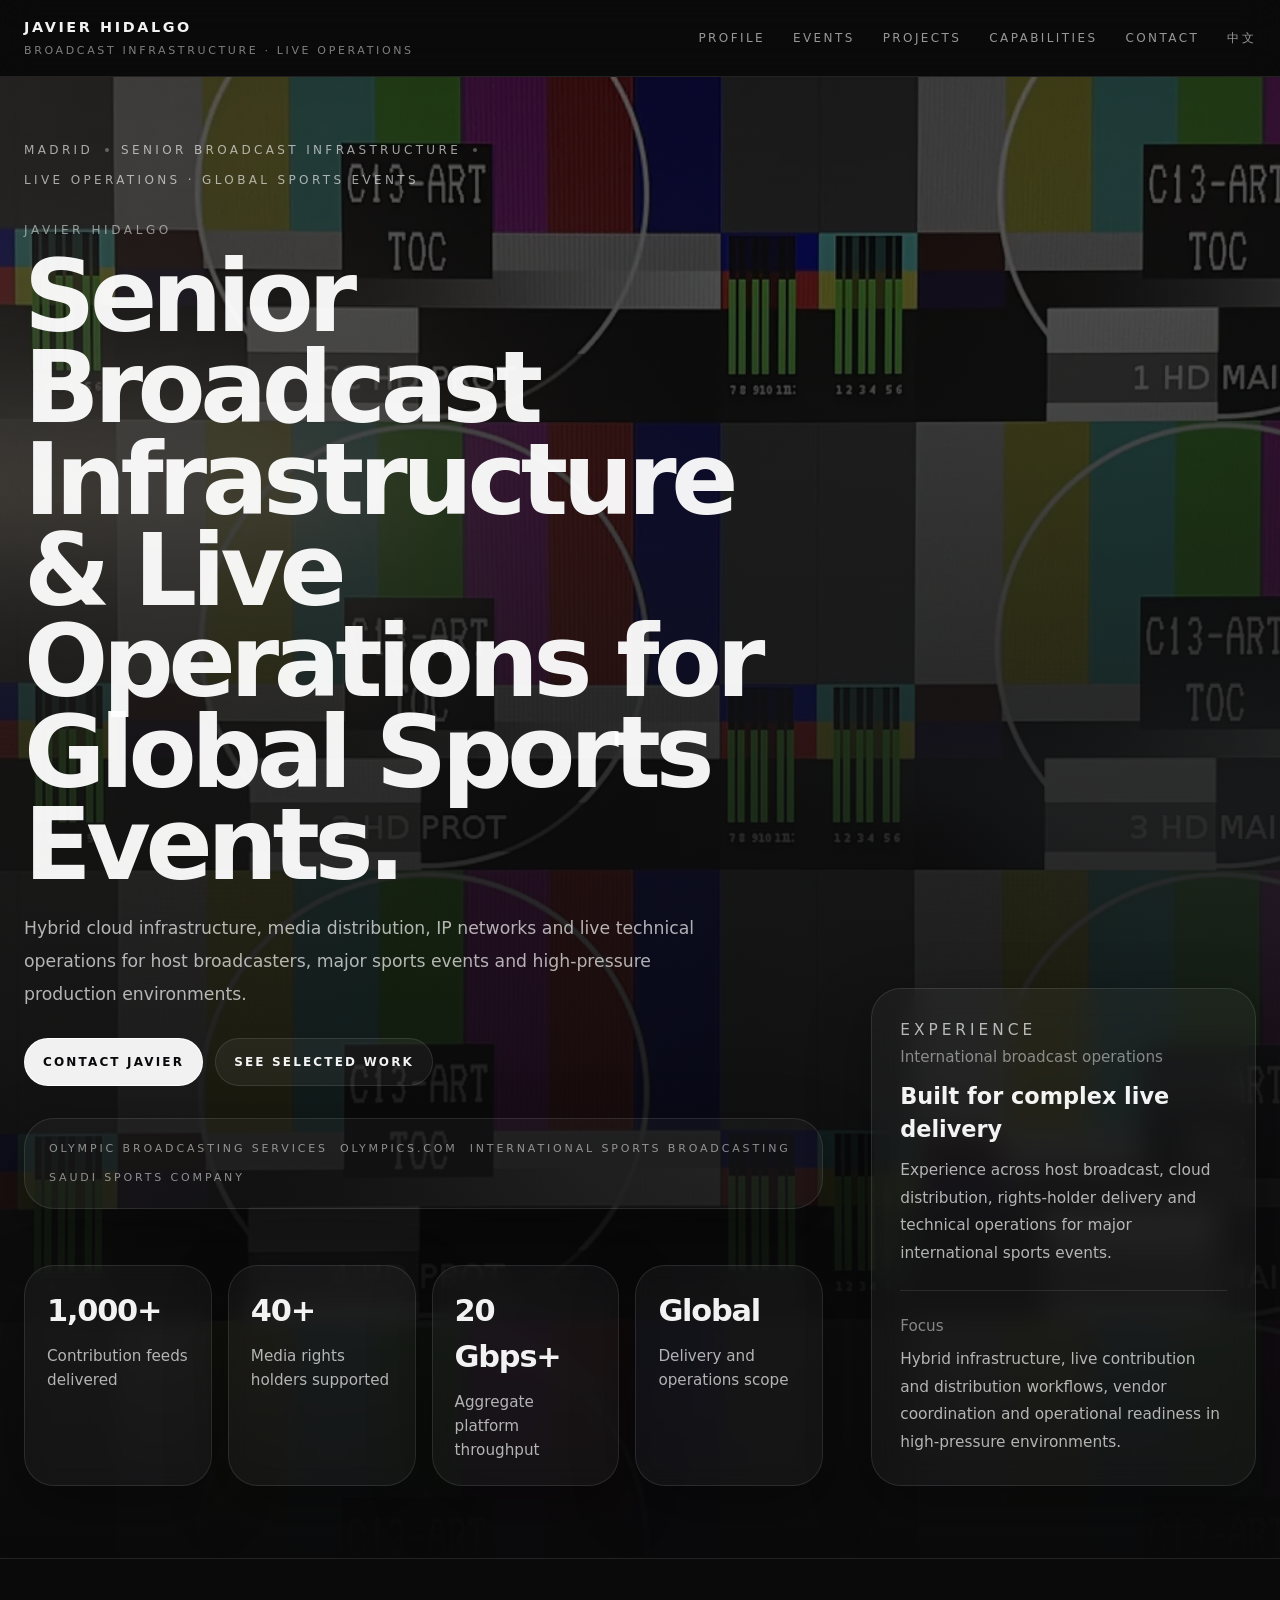
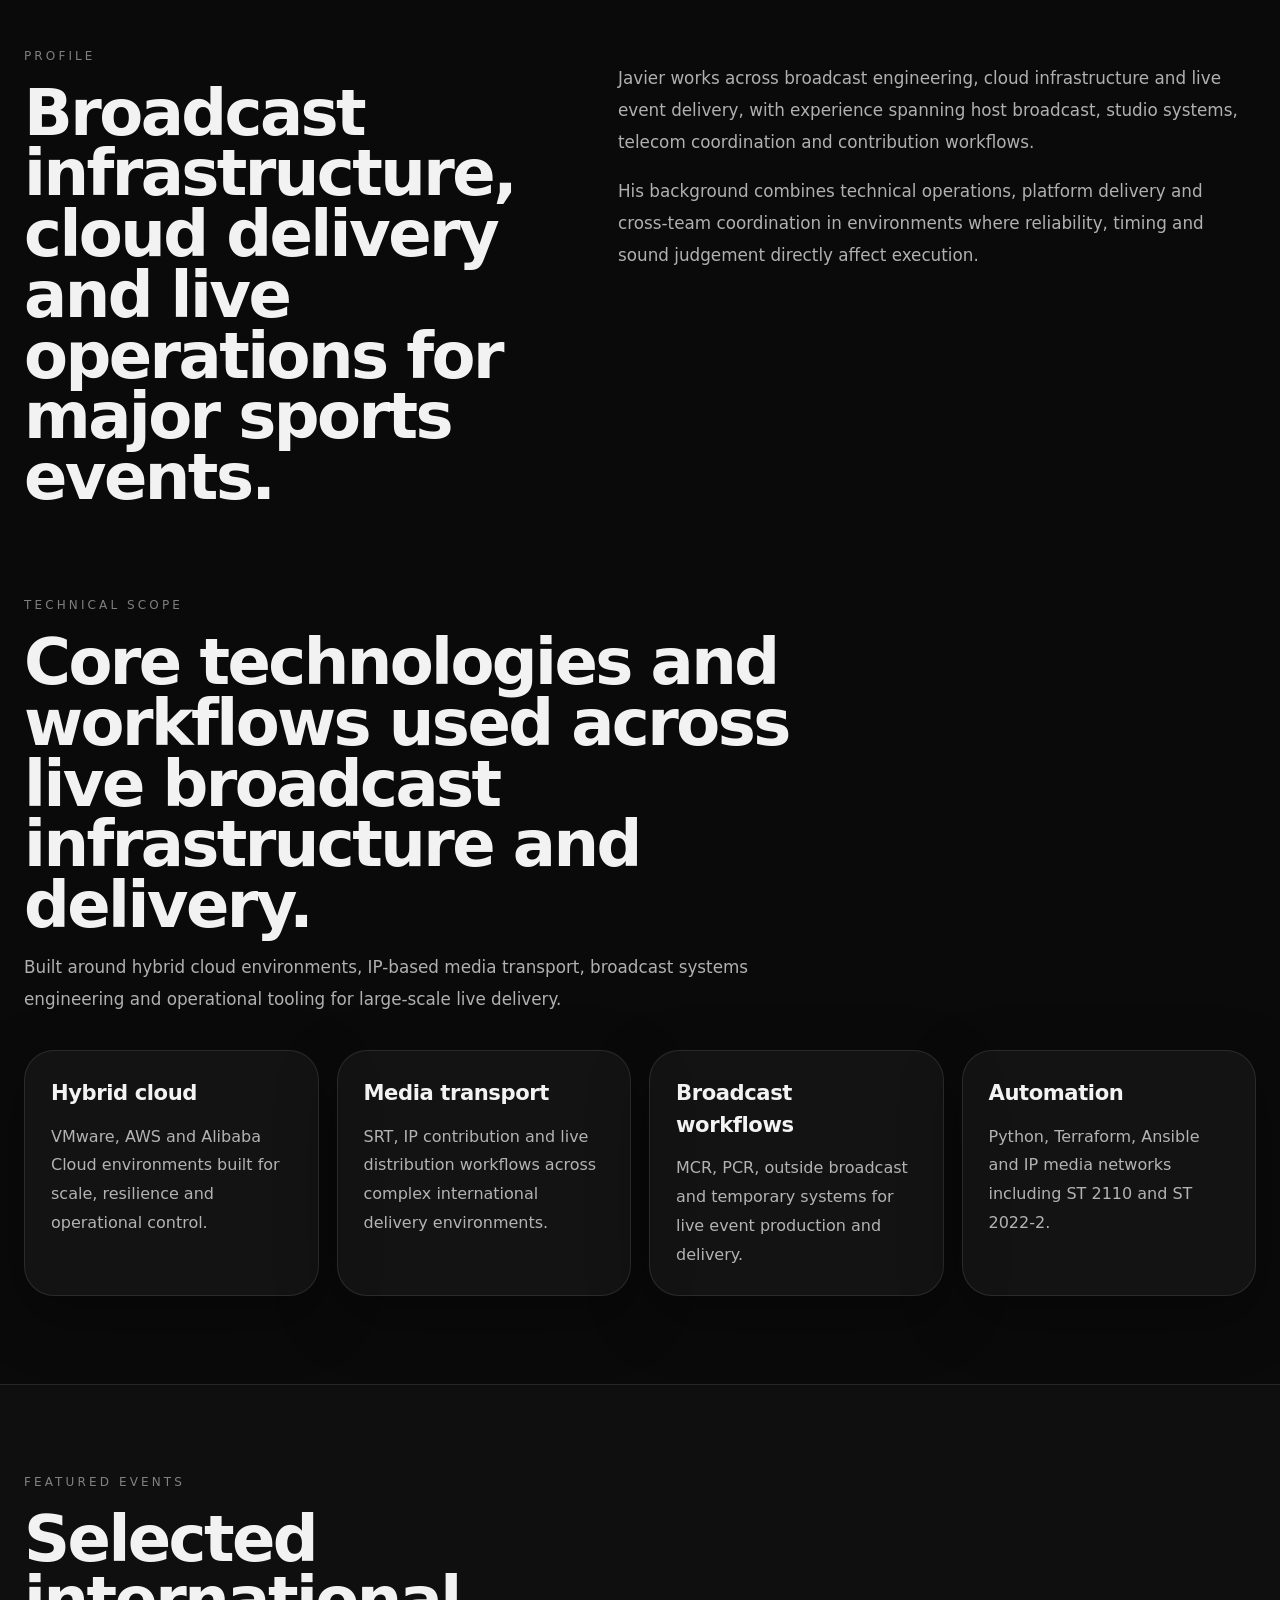
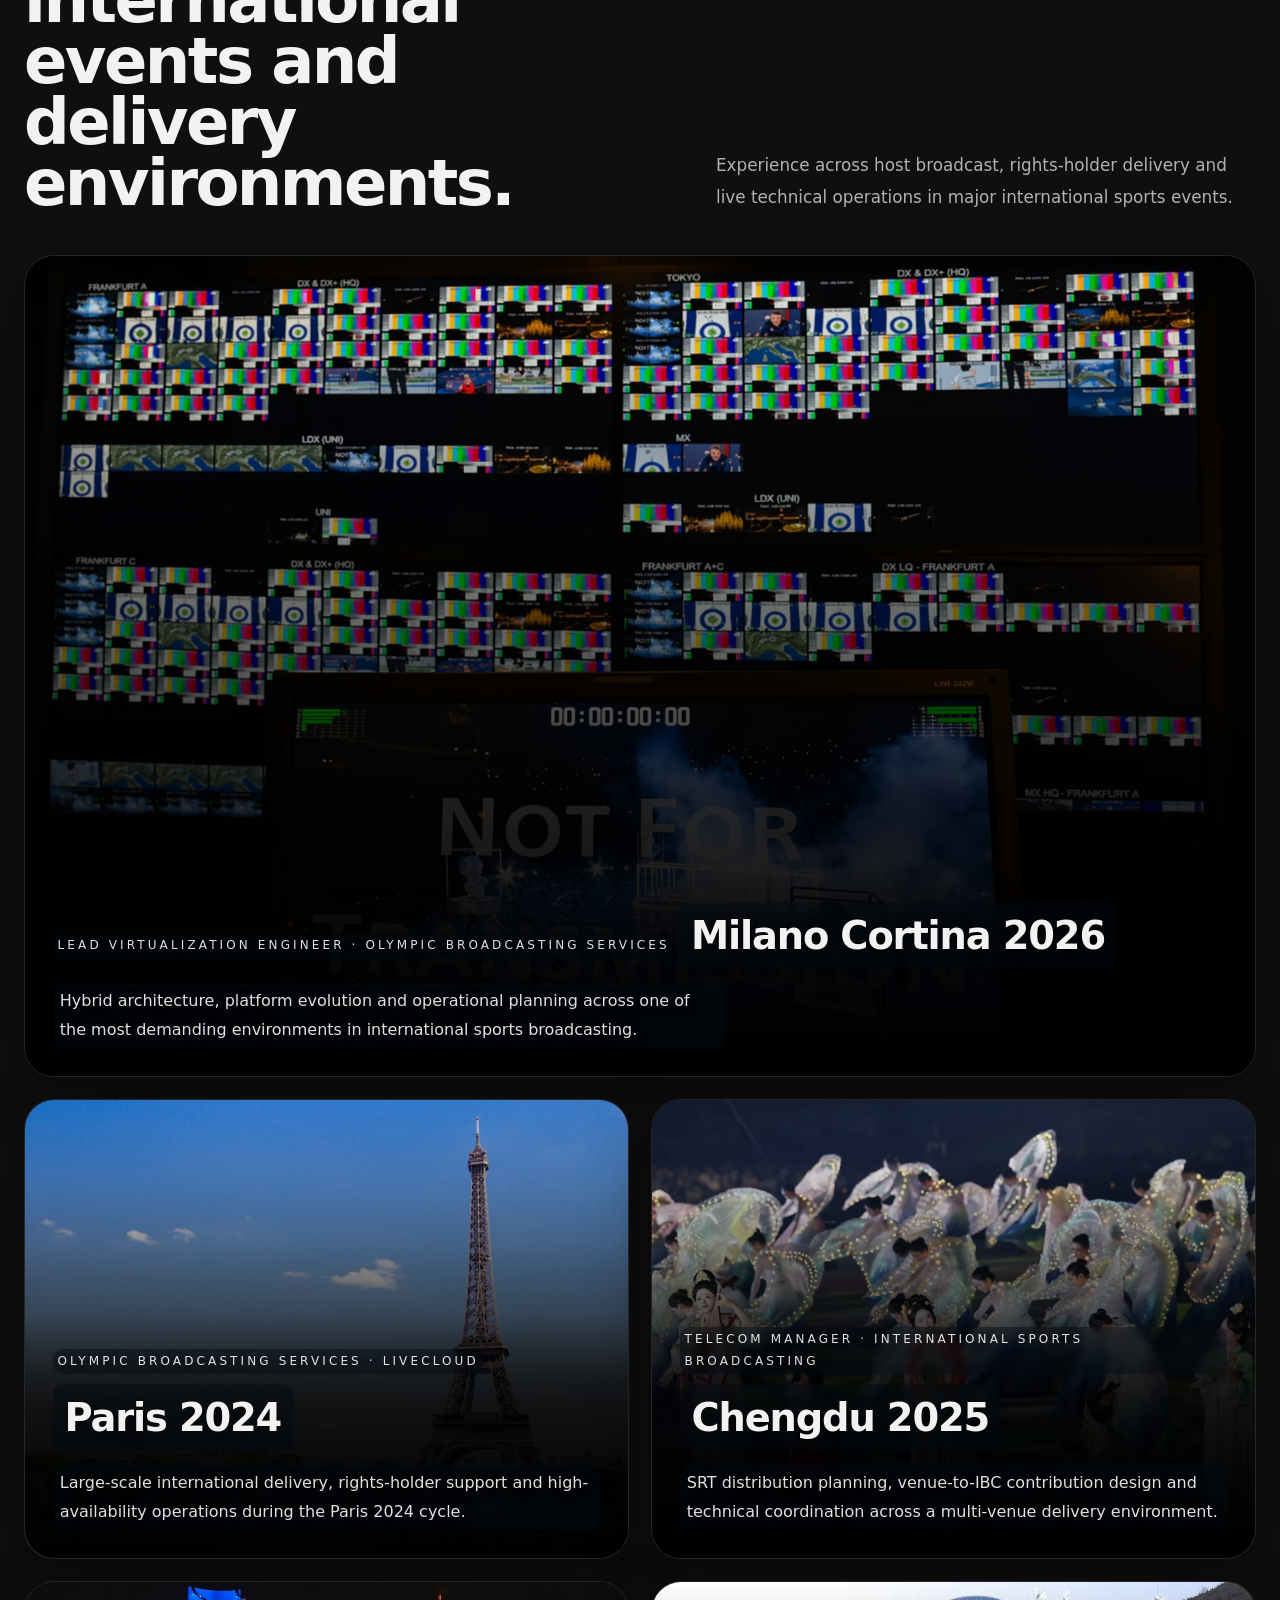
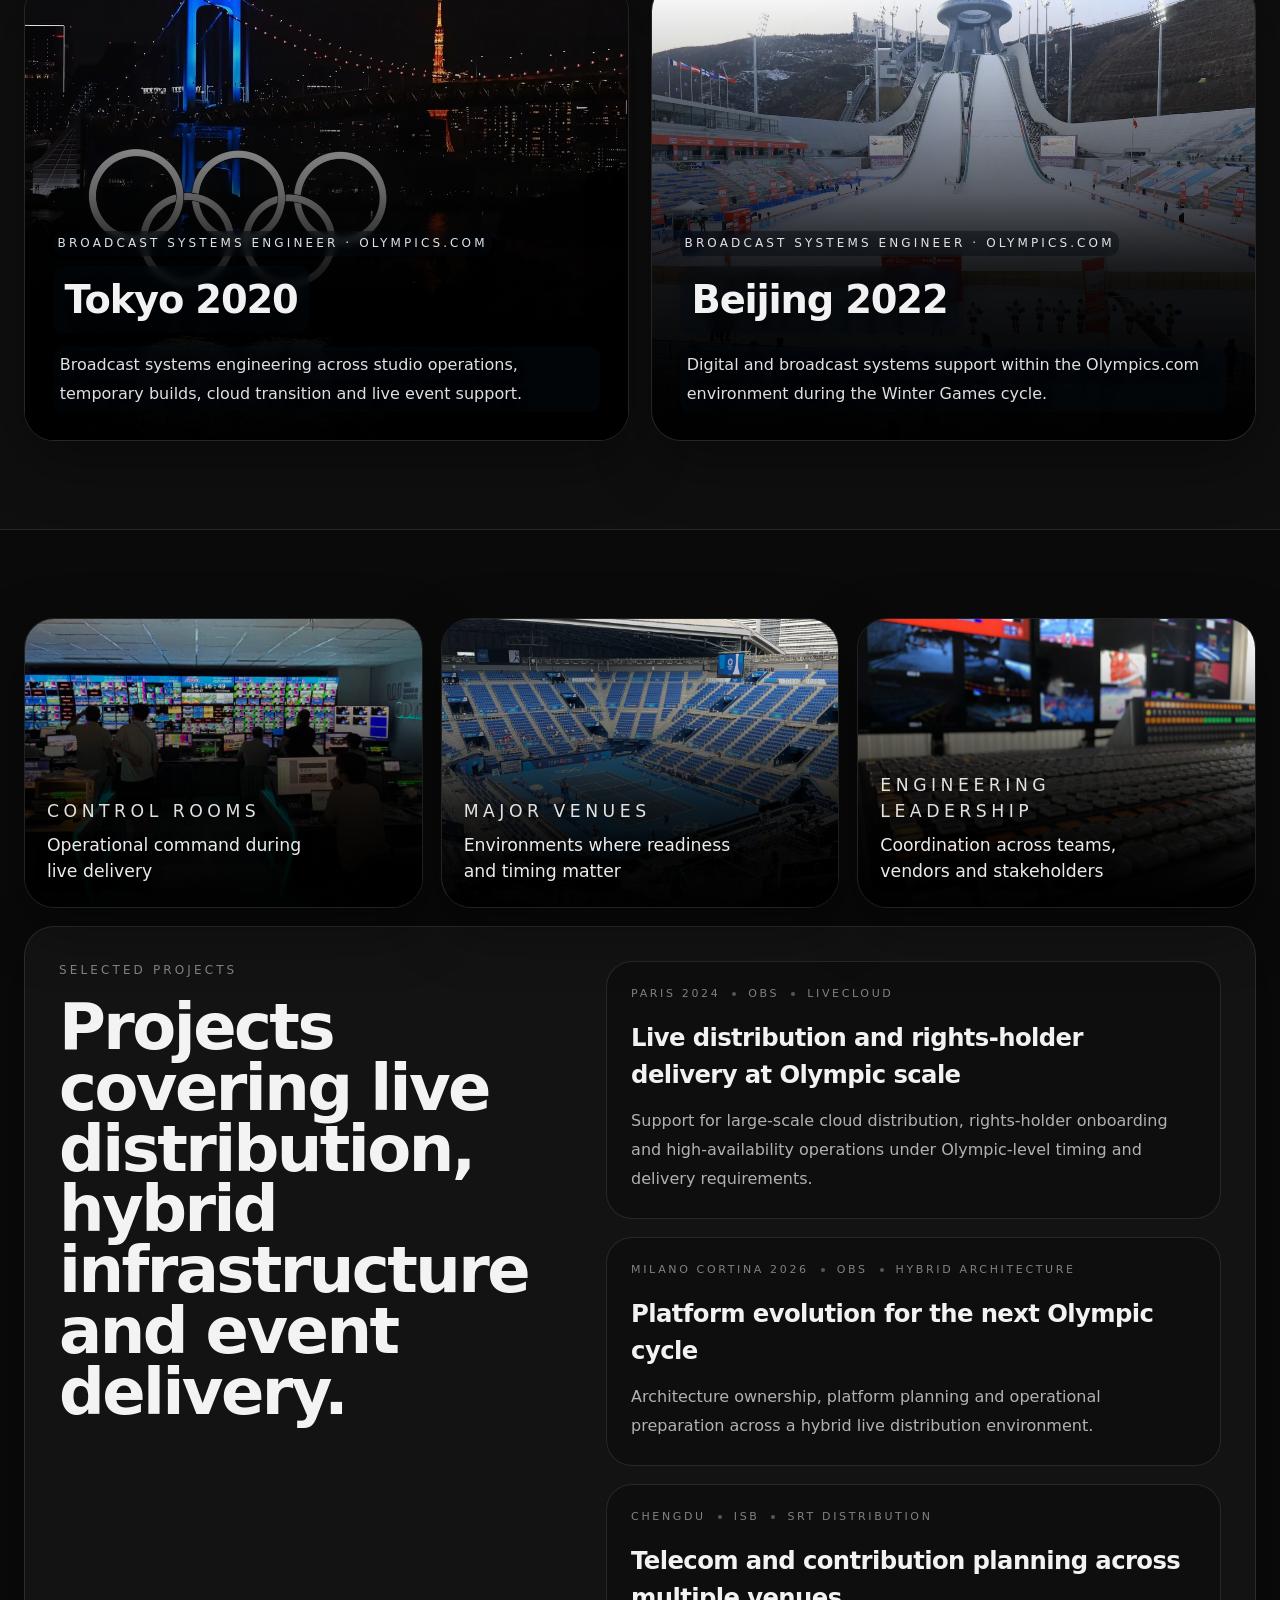
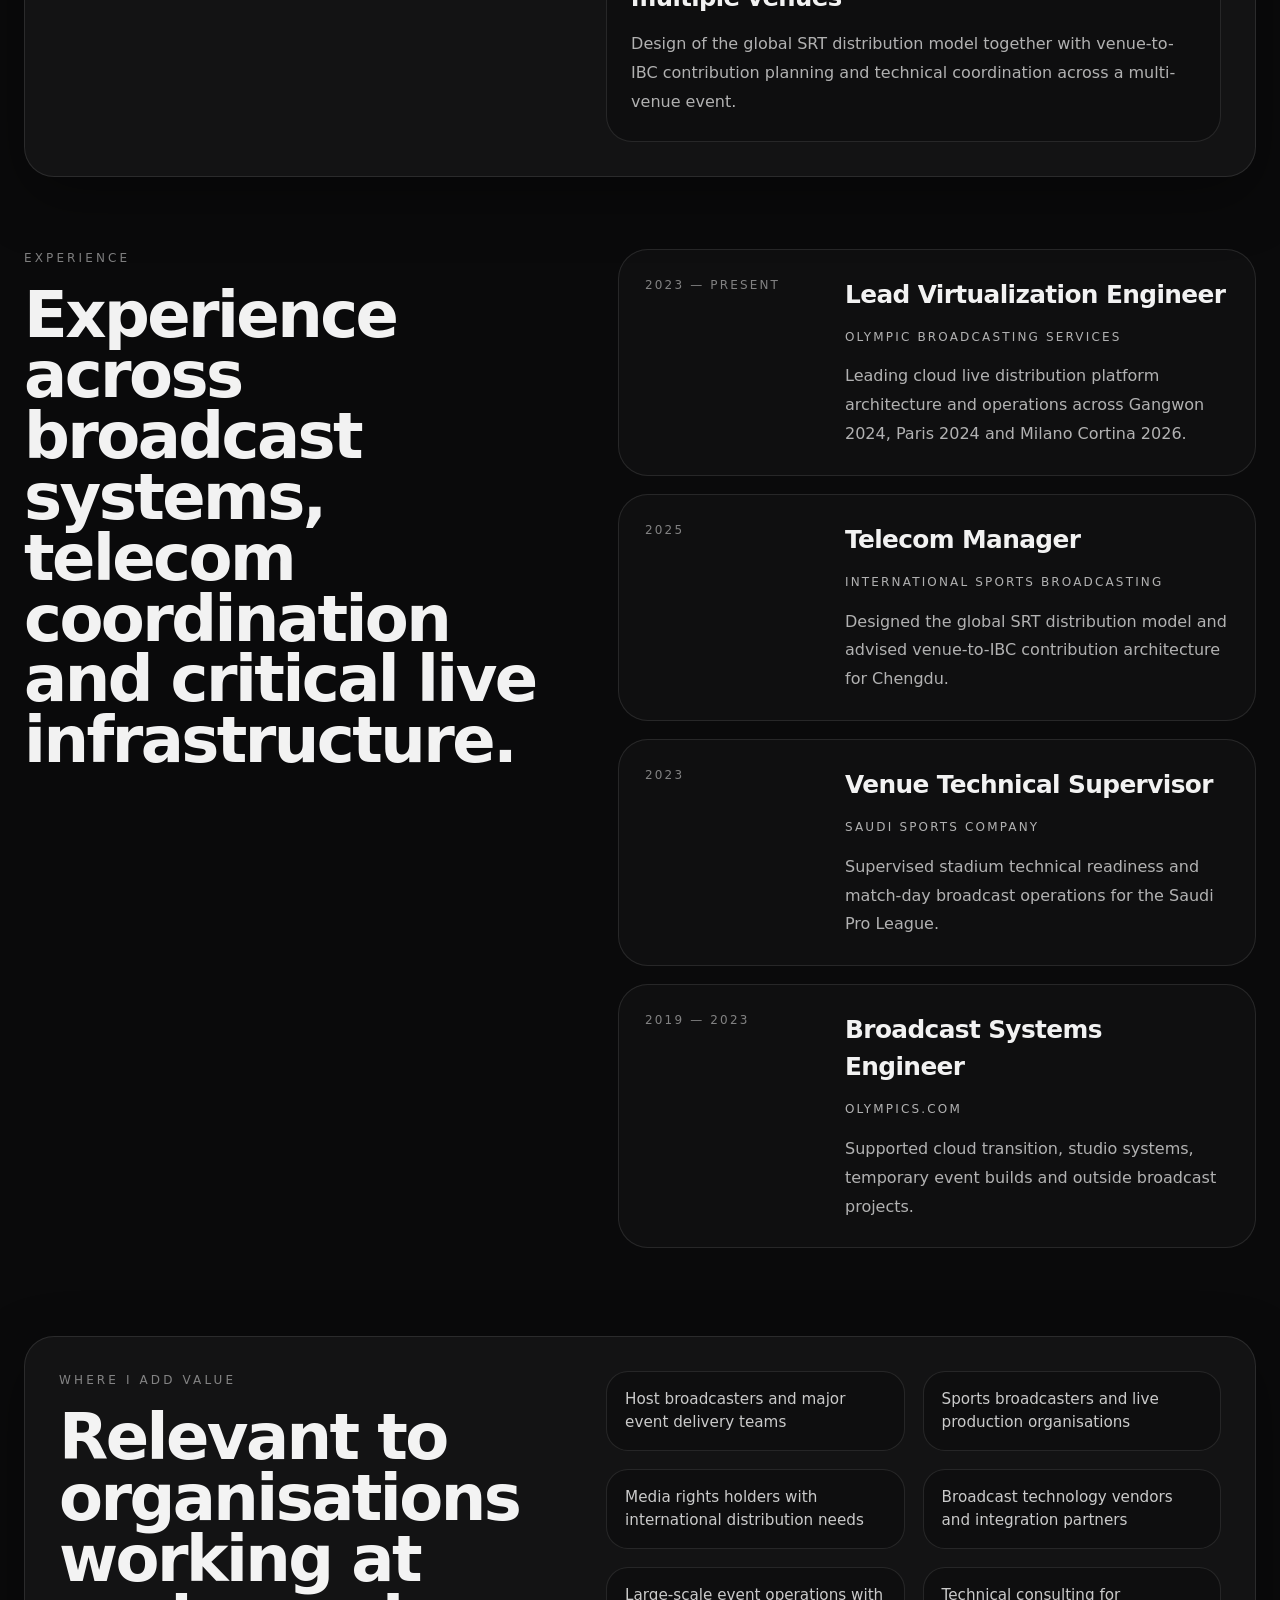
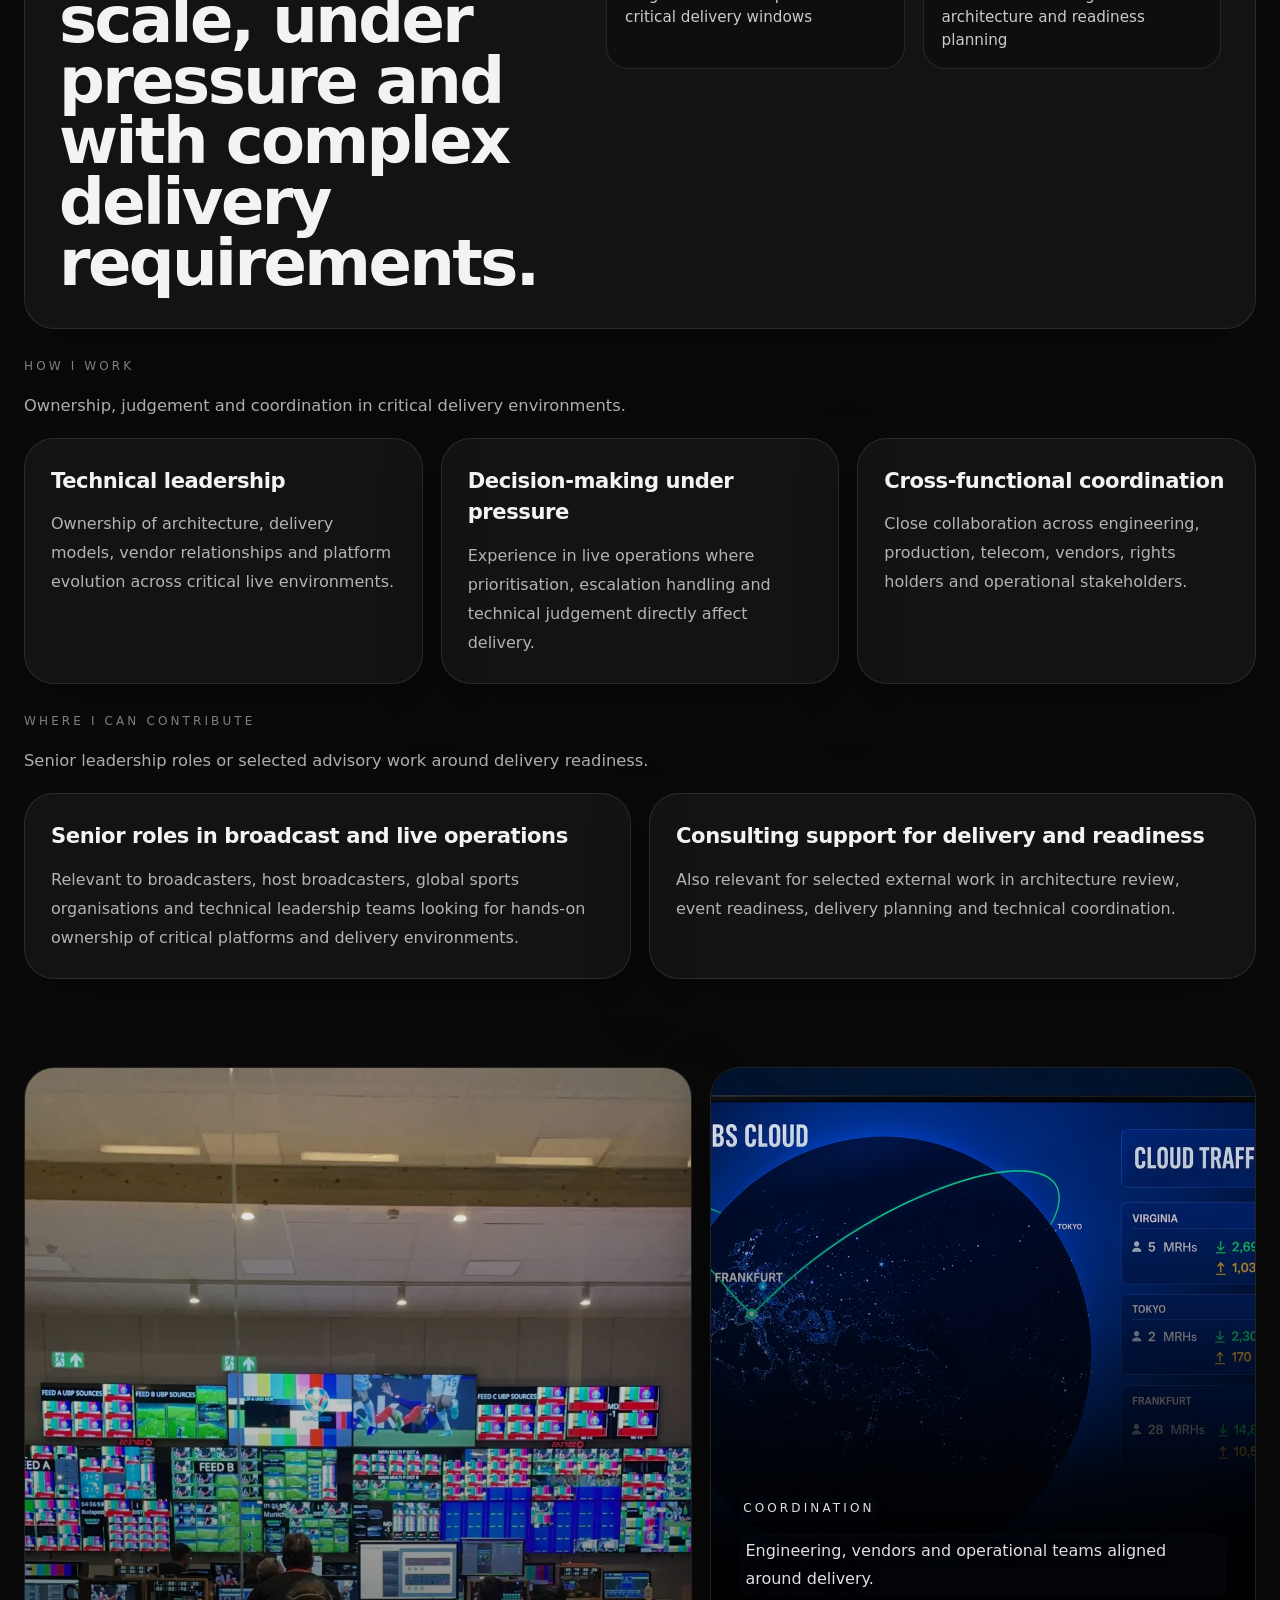
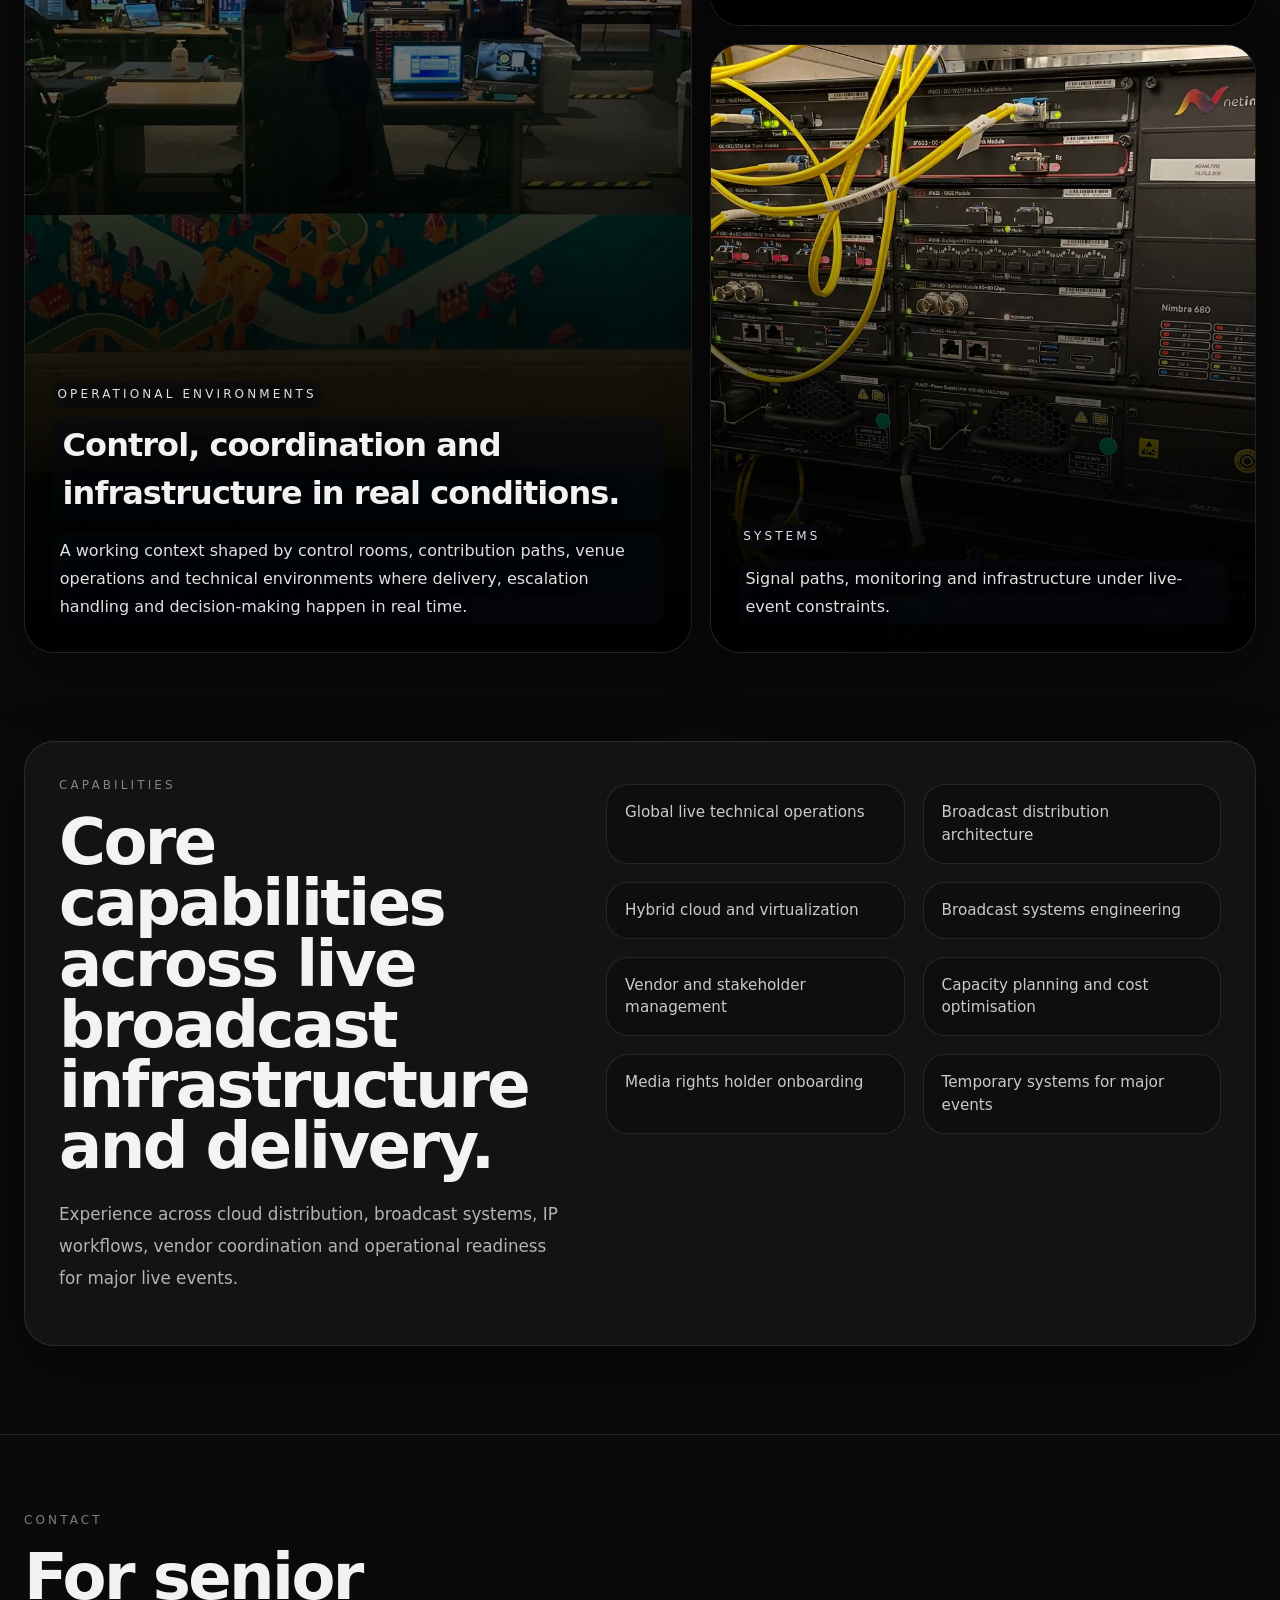
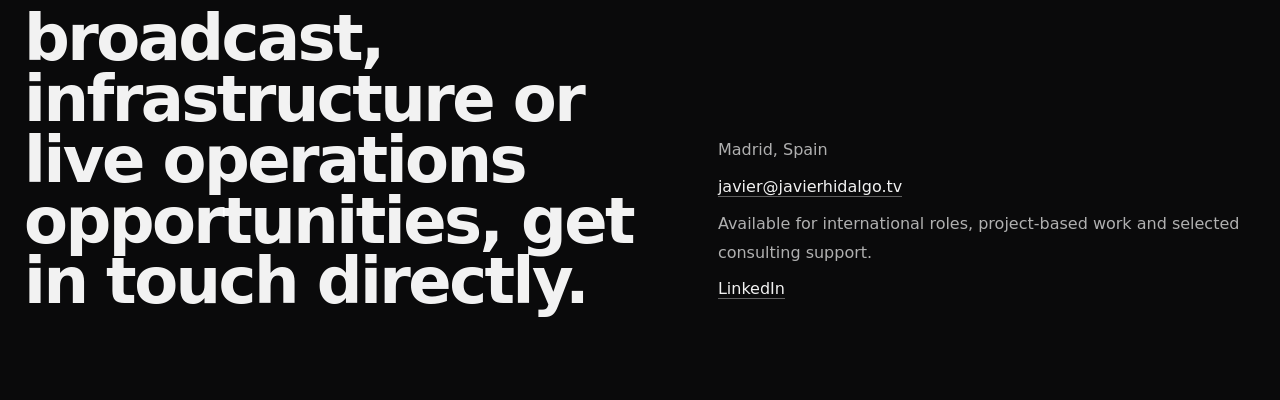
<file: index.html>
<!doctype html>
<html lang="en">
 <head>
  <!-- Site version: v3.1.3 -->
  <meta name="site-version" content="v3.1.3" />
  <meta charset="utf-8"/>
  <meta content="width=device-width, initial-scale=1.0" name="viewport"/>
  <title>
   Javier Hidalgo | Senior Broadcast Infrastructure &amp; Live Operations
  </title>
  <meta content="Senior Broadcast Infrastructure &amp; Live Operations for Global Sports Events. Hybrid cloud, media distribution, IP networks and technical leadership for high-stakes live productions." name="description"/>
  <meta content="#09090b" name="theme-color"/>
  <link href="images/favicon.ico" rel="icon" type="image/x-icon"/>
  <link href="images/favicon.ico" rel="shortcut icon"/>
  <meta content="Javier Hidalgo | Senior Broadcast Infrastructure &amp; Live Operations" property="og:title"/>
  <meta content="Senior Broadcast Infrastructure &amp; Live Operations for Global Sports Events." property="og:description"/>
  <meta content="website" property="og:type"/>
  <meta content="https://javierhidalgo.tv/images/hero.webp" property="og:image"/>
  <link as="image" fetchpriority="high" href="images/hero.webp" rel="preload" type="image/webp"/>
  <link href="css/styles.css" rel="stylesheet"/>
  <meta content="index,follow,max-image-preview:large,max-snippet:-1,max-video-preview:-1" name="robots"/>
  <link href="https://javierhidalgo.tv/" rel="canonical"/>
  <link href="https://javierhidalgo.tv/" hreflang="en" rel="alternate"/>
  <link href="https://javierhidalgo.tv/index-zh.html" hreflang="zh-CN" rel="alternate"/>
  <link href="https://javierhidalgo.tv/" hreflang="x-default" rel="alternate"/>
  <meta content="https://javierhidalgo.tv/" property="og:url"/>
  <meta content="en_US" property="og:locale"/>
  <meta content="Javier Hidalgo" property="og:site_name"/>
  <meta content="summary_large_image" name="twitter:card"/>
 </head>
 <body>
<header class="topbar">
   <div class="container topbar-inner">
    <a aria-label="Javier Hidalgo home" class="brand-home" href="index.html">
     <p class="brand-title">
      Javier Hidalgo
     </p>
     <p class="brand-sub">
      Broadcast Infrastructure &middot; Live Operations
     </p>
    </a>
    <nav aria-label="Primary navigation" class="nav">
     <a href="#profile">
      Profile
     </a>
     <a href="#events">
      Events
     </a>
     <a href="#projects">
      Projects
     </a>
     <a href="#capabilities">
      Capabilities
     </a>
     <a href="#contact">
      Contact
     </a>
     <a href="index-zh.html" hreflang="zh-CN">
      中文
     </a>
    </nav>
   </div>
  </header>
  <section class="hero">
   <div class="container hero-inner">
    <div class="hero-left">
     <div>
      <div class="hero-kicker">
       <span>
        Madrid
       </span>
       <span class="dot">
       </span>
       <span>
        Senior Broadcast Infrastructure
       </span>
       <span class="dot">
       </span>
       <span>
        Live Operations &middot; Global Sports Events
       </span>
      </div>
      <div style="margin-top: 32px">
       <p class="hero-name">
        Javier Hidalgo
       </p>
       <h1 class="hero-title">
        Senior Broadcast Infrastructure &amp; Live Operations for Global
                Sports Events.
       </h1>
       <p class="hero-text">
        Hybrid cloud infrastructure, media distribution, IP networks and
                live technical operations for host broadcasters, major sports
                events and high-pressure production environments.
       </p>
       <div class="hero-actions">
        <a class="button button-primary" href="mailto:javier@javierhidalgo.tv">
         Contact Javier
        </a>
        <a class="button button-outline" href="#projects">
         See selected work
        </a>
       </div>
      </div>
      <div class="chip-row" style="margin-top: 32px">
       <span>
        Olympic Broadcasting Services
       </span>
       <span>
        Olympics.com
       </span>
       <span>
        International Sports Broadcasting
       </span>
       <span>
        Saudi Sports Company
       </span>
      </div>
     </div>
     <div class="stats">
      <div class="stat">
       <div class="stat-value">
        1,000+
       </div>
       <div class="stat-label">
        Contribution feeds delivered
       </div>
      </div>
      <div class="stat">
       <div class="stat-value">
        40+
       </div>
       <div class="stat-label">
        Media rights holders supported
       </div>
      </div>
      <div class="stat">
       <div class="stat-value">
        20 Gbps+
       </div>
       <div class="stat-label">
        Aggregate platform throughput
       </div>
      </div>
      <div class="stat">
       <div class="stat-value">
        Global
       </div>
       <div class="stat-label">
        Delivery and operations scope
       </div>
      </div>
     </div>
    </div>
    <aside class="panel hero-aside">
     <p class="eyebrow">
      Experience
     </p>
     <p style="
              color: var(--muted-2);
              font-size: 0.95rem;
              margin-bottom: 6px;
            ">
      International broadcast operations
     </p>
     <h3>
      Built for complex live delivery
     </h3>
     <p>
      Experience across host broadcast, cloud distribution, rights-holder
            delivery and technical operations for major international sports
            events.
     </p>
     <div class="divider">
     </div>
     <p style="
              color: var(--muted-2);
              font-size: 0.95rem;
              margin-bottom: 6px;
            ">
      Focus
     </p>
     <p>
      Hybrid infrastructure, live contribution and distribution workflows,
            vendor coordination and operational readiness in high-pressure
            environments.
     </p>
    </aside>
   </div>
  </section>
  <section class="section" id="profile">
   <div class="container two-col">
    <div>
     <p class="eyebrow">
      Profile
     </p>
     <h2 class="section-title">
      Broadcast infrastructure, cloud delivery and live operations for
            major sports events.
     </h2>
    </div>
    <div class="lede">
     <p>
      Javier works across broadcast engineering, cloud infrastructure and
            live event delivery, with experience spanning host broadcast, studio
            systems, telecom coordination and contribution workflows.
     </p>
     <p>
      His background combines technical operations, platform delivery and
            cross-team coordination in environments where reliability, timing
            and sound judgement directly affect execution.
     </p>
    </div>
   </div>
  </section>
  <section class="section" style="padding-top: 0">
   <div class="container">
    <p class="eyebrow">
     Technical scope
    </p>
    <h2 class="section-title" style="max-width: 860px; margin-bottom: 16px">
     Core technologies and workflows used across live broadcast
          infrastructure and delivery.
    </h2>
    <p class="lede" style="max-width: 760px; margin: 0 0 34px">
     Built around hybrid cloud environments, IP-based media transport,
          broadcast systems engineering and operational tooling for large-scale
          live delivery.
    </p>
    <div class="grid-4">
     <div class="card">
      <h3>
       Hybrid cloud
      </h3>
      <p>
       VMware, AWS and Alibaba Cloud environments built for scale,
              resilience and operational control.
      </p>
     </div>
     <div class="card">
      <h3>
       Media transport
      </h3>
      <p>
       SRT, IP contribution and live distribution workflows across
              complex international delivery environments.
      </p>
     </div>
     <div class="card">
      <h3>
       Broadcast workflows
      </h3>
      <p>
       MCR, PCR, outside broadcast and temporary systems for live event
              production and delivery.
      </p>
     </div>
     <div class="card">
      <h3>
       Automation
      </h3>
      <p>
       Python, Terraform, Ansible and IP media networks including ST 2110
              and ST 2022-2.
      </p>
     </div>
    </div>
   </div>
  </section>
  <section class="section section-soft" id="events">
   <div class="container">
    <div class="two-col" style="grid-template-columns: 1fr auto; gap: 32px; align-items: end">
     <div>
      <p class="eyebrow">
       Featured events
      </p>
      <h2 class="section-title">
       Selected international events and delivery environments.
      </h2>
     </div>
     <p class="lede" style="max-width: 540px; margin: 0">
      Experience across host broadcast, rights-holder delivery and live
            technical operations in major international sports events.
     </p>
    </div>
    <div class="feature-grid">
     <article class="feature feature-large">
      <img alt="Milano Cortina 2026 control room" decoding="async" height="1066" loading="lazy" src="images/milano-cortina-2026.webp" width="1600"/>
      <div class="feature-copy">
       <p class="eyebrow">
        Lead Virtualization Engineer &middot; Olympic Broadcasting Services
       </p>
       <h3>
        Milano Cortina 2026
       </h3>
       <p>
        Hybrid architecture, platform evolution and operational planning
                across one of the most demanding environments in international
                sports broadcasting.
       </p>
      </div>
     </article>
     <article class="feature">
      <img alt="Paris 2024 Eiffel Tower" decoding="async" height="1067" loading="lazy" src="images/paris2024.avif" width="1600"/>
      <div class="feature-copy">
       <p class="eyebrow">
        Olympic Broadcasting Services &middot; LiveCloud
       </p>
       <h3>
        Paris 2024
       </h3>
       <p>
        Large-scale international delivery, rights-holder support and
                high-availability operations during the Paris 2024 cycle.
       </p>
      </div>
     </article>
     <article class="feature">
      <img alt="Chengdu 2025 opening ceremony" decoding="async" height="1076" loading="lazy" src="images/chengdu-2025.webp" width="1600"/>
      <div class="feature-copy">
       <p class="eyebrow">
        Telecom Manager &middot; International Sports Broadcasting
       </p>
       <h3>
        Chengdu 2025
       </h3>
       <p>
        SRT distribution planning, venue-to-IBC contribution design and
                technical coordination across a multi-venue delivery
                environment.
       </p>
      </div>
     </article>
     <article class="feature">
      <img alt="Tokyo 2020 broadcast operations" decoding="async" height="900" loading="lazy" src="images/tokyo-2020.webp" width="1600"/>
      <div class="feature-copy">
       <p class="eyebrow">
        Broadcast Systems Engineer &middot; Olympics.com
       </p>
       <h3>
        Tokyo 2020
       </h3>
       <p>
        Broadcast systems engineering across studio operations,
                temporary builds, cloud transition and live event support.
       </p>
      </div>
     </article>
     <article class="feature">
      <img alt="Beijing 2022 Winter Games broadcast environment" decoding="async" height="900" loading="lazy" src="images/beijing-2022.webp" width="1600"/>
      <div class="feature-copy">
       <p class="eyebrow">
        Broadcast Systems Engineer &middot; Olympics.com
       </p>
       <h3>
        Beijing 2022
       </h3>
       <p>
        Digital and broadcast systems support within the Olympics.com
                environment during the Winter Games cycle.
       </p>
      </div>
     </article>
    </div>
   </div>
  </section>
  <section class="section" id="projects">
   <div class="container">
    <div class="visual-strip">
     <article class="visual-card">
      <img alt="Broadcast operations room" decoding="async" height="688" loading="lazy" src="images/control-room.webp" width="1600"/>
      <div class="copy">
       <p class="eyebrow">
        Control rooms
       </p>
       <p>
        Operational command during live delivery
       </p>
      </div>
     </article>
     <article class="visual-card">
      <img alt="Large venue" decoding="async" height="900" loading="lazy" src="images/venue.webp" width="1600"/>
      <div class="copy">
       <p class="eyebrow">
        Major venues
       </p>
       <p>
        Environments where readiness and timing matter
       </p>
      </div>
     </article>
     <article class="visual-card">
      <img alt="Engineering collaboration" decoding="async" height="1200" loading="lazy" src="images/video-mixer.webp" width="1600"/>
      <div class="copy">
       <p class="eyebrow">
        Engineering leadership
       </p>
       <p>
        Coordination across teams, vendors and stakeholders
       </p>
      </div>
     </article>
    </div>
    <div class="panel project-panel" style="margin-top: 18px">
     <div class="two-col" style="gap: 44px">
      <div>
       <p class="eyebrow">
        Selected projects
       </p>
       <h2 class="section-title">
        Projects covering live distribution, hybrid infrastructure and
                event delivery.
       </h2>
      </div>
      <div class="project-list">
       <article class="project-item">
        <div class="meta">
         <span>
          Paris 2024
         </span>
         <span class="dot">
         </span>
         <span>
          OBS
         </span>
         <span class="dot">
         </span>
         <span>
          LiveCloud
         </span>
        </div>
        <h3>
         Live distribution and rights-holder delivery at Olympic scale
        </h3>
        <p>
         Support for large-scale cloud distribution, rights-holder
                  onboarding and high-availability operations under
                  Olympic-level timing and delivery requirements.
        </p>
       </article>
       <article class="project-item">
        <div class="meta">
         <span>
          Milano Cortina 2026
         </span>
         <span class="dot">
         </span>
         <span>
          OBS
         </span>
         <span class="dot">
         </span>
         <span>
          Hybrid architecture
         </span>
        </div>
        <h3>
         Platform evolution for the next Olympic cycle
        </h3>
        <p>
         Architecture ownership, platform planning and operational
                  preparation across a hybrid live distribution environment.
        </p>
       </article>
       <article class="project-item">
        <div class="meta">
         <span>
          Chengdu
         </span>
         <span class="dot">
         </span>
         <span>
          ISB
         </span>
         <span class="dot">
         </span>
         <span>
          SRT distribution
         </span>
        </div>
        <h3>
         Telecom and contribution planning across multiple venues
        </h3>
        <p>
         Design of the global SRT distribution model together with
                  venue-to-IBC contribution planning and technical coordination
                  across a multi-venue event.
        </p>
       </article>
      </div>
     </div>
    </div>
    <div class="two-col" style="margin-top: 72px">
     <div>
      <p class="eyebrow">
       Experience
      </p>
      <h2 class="section-title">
       Experience across broadcast systems, telecom coordination and
              critical live infrastructure.
      </h2>
     </div>
     <div class="timeline">
      <article class="timeline-item">
       <div class="timeline-period">
        2023 &mdash; Present
       </div>
       <div>
        <h3>
         Lead Virtualization Engineer
        </h3>
        <p class="timeline-company">
         Olympic Broadcasting Services
        </p>
        <p>
         Leading cloud live distribution platform architecture and
                  operations across Gangwon 2024, Paris 2024 and Milano Cortina
                  2026.
        </p>
       </div>
      </article>
      <article class="timeline-item">
       <div class="timeline-period">
        2025
       </div>
       <div>
        <h3>
         Telecom Manager
        </h3>
        <p class="timeline-company">
         International Sports Broadcasting
        </p>
        <p>
         Designed the global SRT distribution model and advised
                  venue-to-IBC contribution architecture for Chengdu.
        </p>
       </div>
      </article>
      <article class="timeline-item">
       <div class="timeline-period">
        2023
       </div>
       <div>
        <h3>
         Venue Technical Supervisor
        </h3>
        <p class="timeline-company">
         Saudi Sports Company
        </p>
        <p>
         Supervised stadium technical readiness and match-day broadcast
                  operations for the Saudi Pro League.
        </p>
       </div>
      </article>
      <article class="timeline-item">
       <div class="timeline-period">
        2019 &mdash; 2023
       </div>
       <div>
        <h3>
         Broadcast Systems Engineer
        </h3>
        <p class="timeline-company">
         Olympics.com
        </p>
        <p>
         Supported cloud transition, studio systems, temporary event
                  builds and outside broadcast projects.
        </p>
       </div>
      </article>
     </div>
    </div>
   </div>
  </section>
  <section class="section" style="padding-top: 0">
   <div class="container">
    <div class="panel market-panel">
     <div class="two-col" style="gap: 44px">
      <div>
       <p class="eyebrow">
        Where I add value
       </p>
       <h2 class="section-title">
        Relevant to organisations working at scale, under pressure and
                with complex delivery requirements.
       </h2>
      </div>
      <div class="grid-2">
       <div class="tag">
        Host broadcasters and major event delivery teams
       </div>
       <div class="tag">
        Sports broadcasters and live production organisations
       </div>
       <div class="tag">
        Media rights holders with international distribution needs
       </div>
       <div class="tag">
        Broadcast technology vendors and integration partners
       </div>
       <div class="tag">
        Large-scale event operations with critical delivery windows
       </div>
       <div class="tag">
        Technical consulting for architecture and readiness planning
       </div>
      </div>
     </div>
    </div>
    <div class="card-group-heading">
     <p class="eyebrow">
      How I work
     </p>
     <p>
      Ownership, judgement and coordination in critical delivery environments.
     </p>
    </div>
    <div class="authority-grid">
     <div class="card">
      <h3>
       Technical leadership
      </h3>
      <p>
       Ownership of architecture, delivery models, vendor relationships
              and platform evolution across critical live environments.
      </p>
     </div>
     <div class="card">
      <h3>
       Decision-making under pressure
      </h3>
      <p>
       Experience in live operations where prioritisation, escalation
              handling and technical judgement directly affect delivery.
      </p>
     </div>
     <div class="card">
      <h3>
       Cross-functional coordination
      </h3>
      <p>
       Close collaboration across engineering, production, telecom,
              vendors, rights holders and operational stakeholders.
      </p>
     </div>
    </div>
    <div class="card-group-heading">
     <p class="eyebrow">
      Where I can contribute
     </p>
     <p>
      Senior leadership roles or selected advisory work around delivery readiness.
     </p>
    </div>
    <div class="opportunity-grid">
     <div class="card">
      <h3>
       Senior roles in broadcast and live operations
      </h3>
      <p>
       Relevant to broadcasters, host broadcasters, global sports
              organisations and technical leadership teams looking for hands-on
              ownership of critical platforms and delivery environments.
      </p>
     </div>
     <div class="card">
      <h3>
       Consulting support for delivery and readiness
      </h3>
      <p>
       Also relevant for selected external work in architecture review,
              event readiness, delivery planning and technical coordination.
      </p>
     </div>
    </div>
   </div>
  </section>
  <section class="section" style="padding-top: 0">
   <div class="container visual-direction">
    <article class="visual-main">
     <img alt="Technical operations workspace" decoding="async" height="2047" loading="lazy" src="images/ibc.webp" width="1151"/>
     <div class="copy">
      <p class="eyebrow">
       Operational environments
      </p>
      <h3>
       Control, coordination and infrastructure in real conditions.
      </h3>
      <p>
       A working context shaped by control rooms, contribution paths,
              venue operations and technical environments where delivery,
              escalation handling and decision-making happen in real time.
      </p>
     </div>
    </article>
    <div class="visual-small-grid">
     <article class="visual-small">
      <img alt="Team collaboration placeholder" decoding="async" height="1066" loading="lazy" src="images/obs-cloud.webp" width="1600"/>
      <div class="copy">
       <p class="eyebrow">
        Coordination
       </p>
       <p>
        Engineering, vendors and operational teams aligned around
                delivery.
       </p>
      </div>
     </article>
     <article class="visual-small">
      <img alt="Systems infrastructure rack" decoding="async" height="960" loading="lazy" src="images/nimbra.webp" width="1262"/>
      <div class="copy">
       <p class="eyebrow">
        Systems
       </p>
       <p>
        Signal paths, monitoring and infrastructure under live-event
                constraints.
       </p>
      </div>
     </article>
    </div>
   </div>
  </section>
  <section class="section" id="capabilities" style="padding-top: 0">
   <div class="container">
    <div class="panel cap-panel">
     <div class="two-col" style="gap: 44px">
      <div>
       <p class="eyebrow">
        Capabilities
       </p>
       <h2 class="section-title">
        Core capabilities across live broadcast infrastructure and
                delivery.
       </h2>
       <p class="lede" style="max-width: 560px; margin-top: 22px">
        Experience across cloud distribution, broadcast systems, IP
                workflows, vendor coordination and operational readiness for
                major live events.
       </p>
      </div>
      <div class="grid-2">
       <div class="tag">
        Global live technical operations
       </div>
       <div class="tag">
        Broadcast distribution architecture
       </div>
       <div class="tag">
        Hybrid cloud and virtualization
       </div>
       <div class="tag">
        Broadcast systems engineering
       </div>
       <div class="tag">
        Vendor and stakeholder management
       </div>
       <div class="tag">
        Capacity planning and cost optimisation
       </div>
       <div class="tag">
        Media rights holder onboarding
       </div>
       <div class="tag">
        Temporary systems for major events
       </div>
      </div>
     </div>
    </div>
   </div>
  </section>
  <section class="contact" id="contact">
   <div class="container contact-inner">
    <div>
     <p class="eyebrow">
      Contact
     </p>
     <h2 class="section-title" style="max-width: 840px">
      For senior broadcast, infrastructure or live operations
            opportunities, get in touch directly.
     </h2>
    </div>
    <div class="contact-details">
     <p>
      Madrid, Spain
     </p>
     <p>
      <a href="mailto:javier@javierhidalgo.tv">
       javier@javierhidalgo.tv
      </a>
     </p>
     <p>
      Available for international roles, project-based work and selected
            consulting support.
     </p>
     <p>
      <a href="https://www.linkedin.com/in/javierhidalgopro/" rel="noopener noreferrer" target="_blank">
       LinkedIn
      </a>
     </p>
    </div>
   </div>
  </section>
 </body>
</html>
</file>
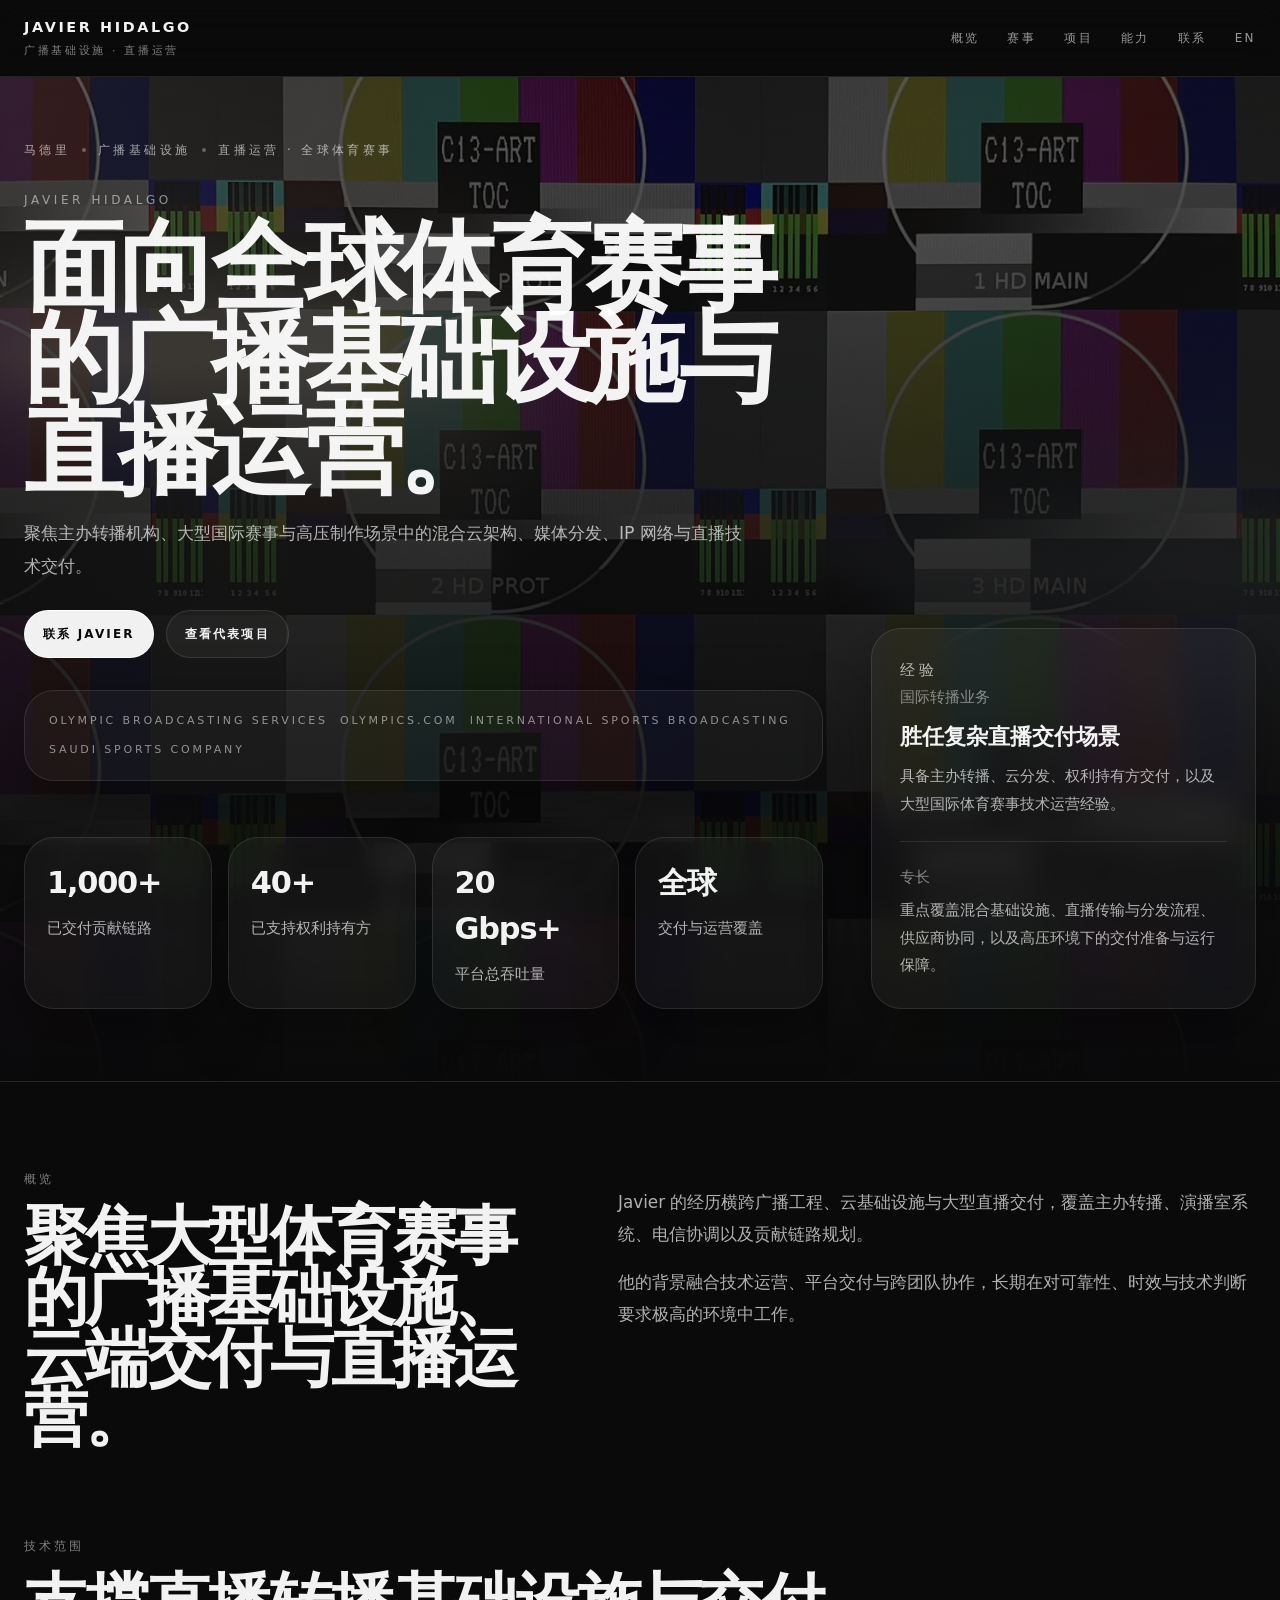
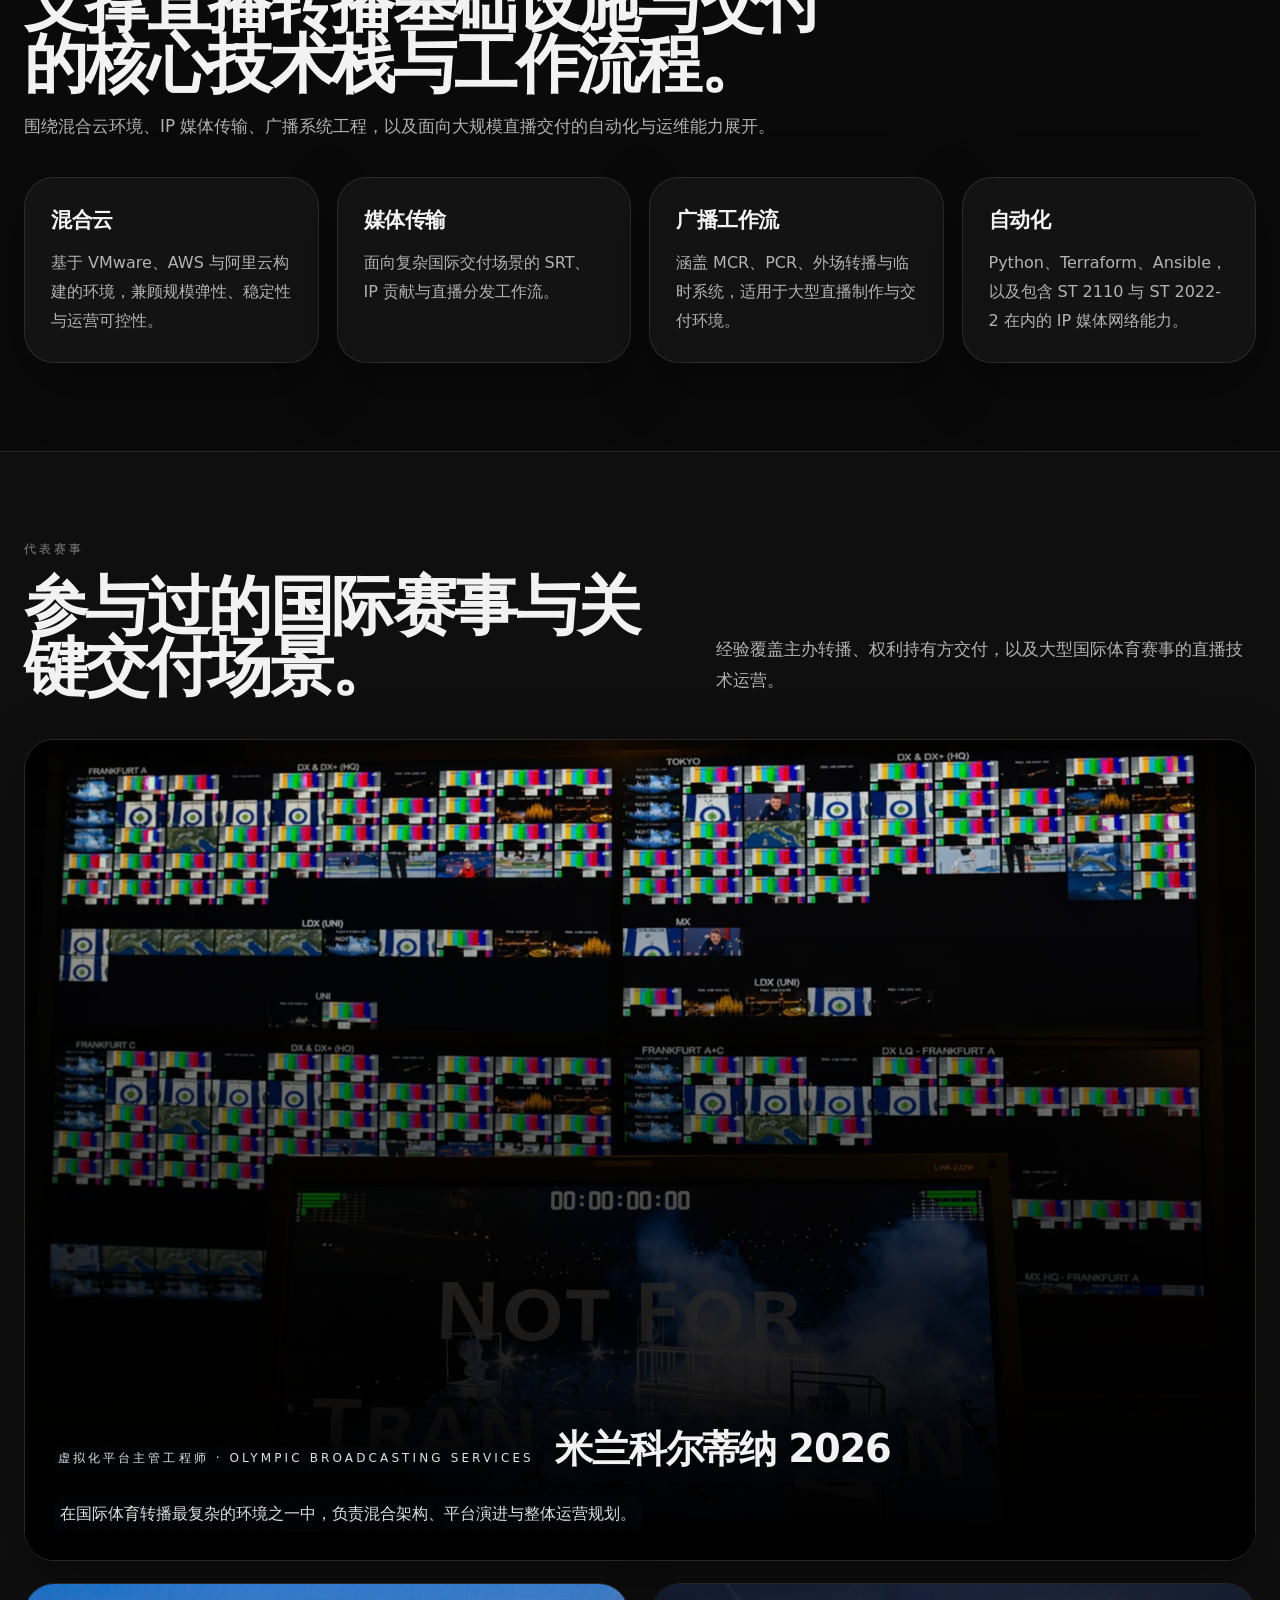
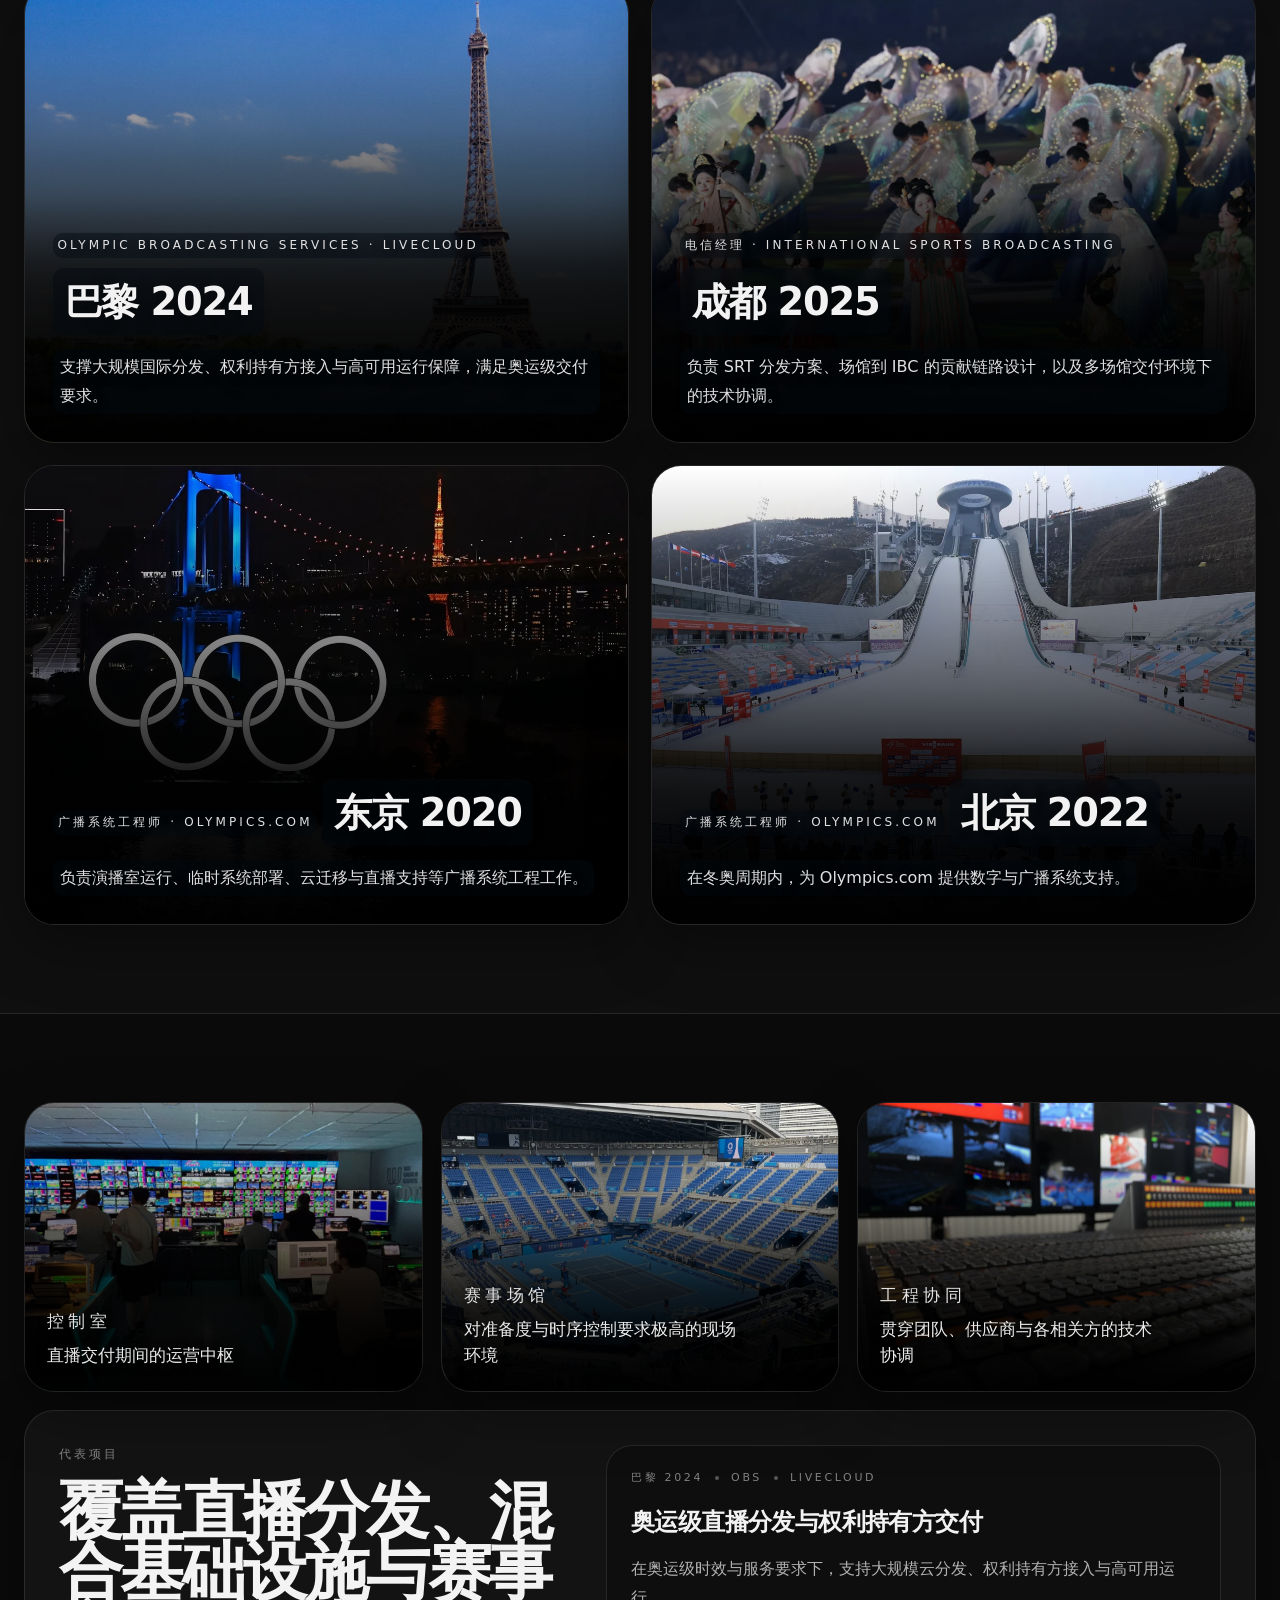
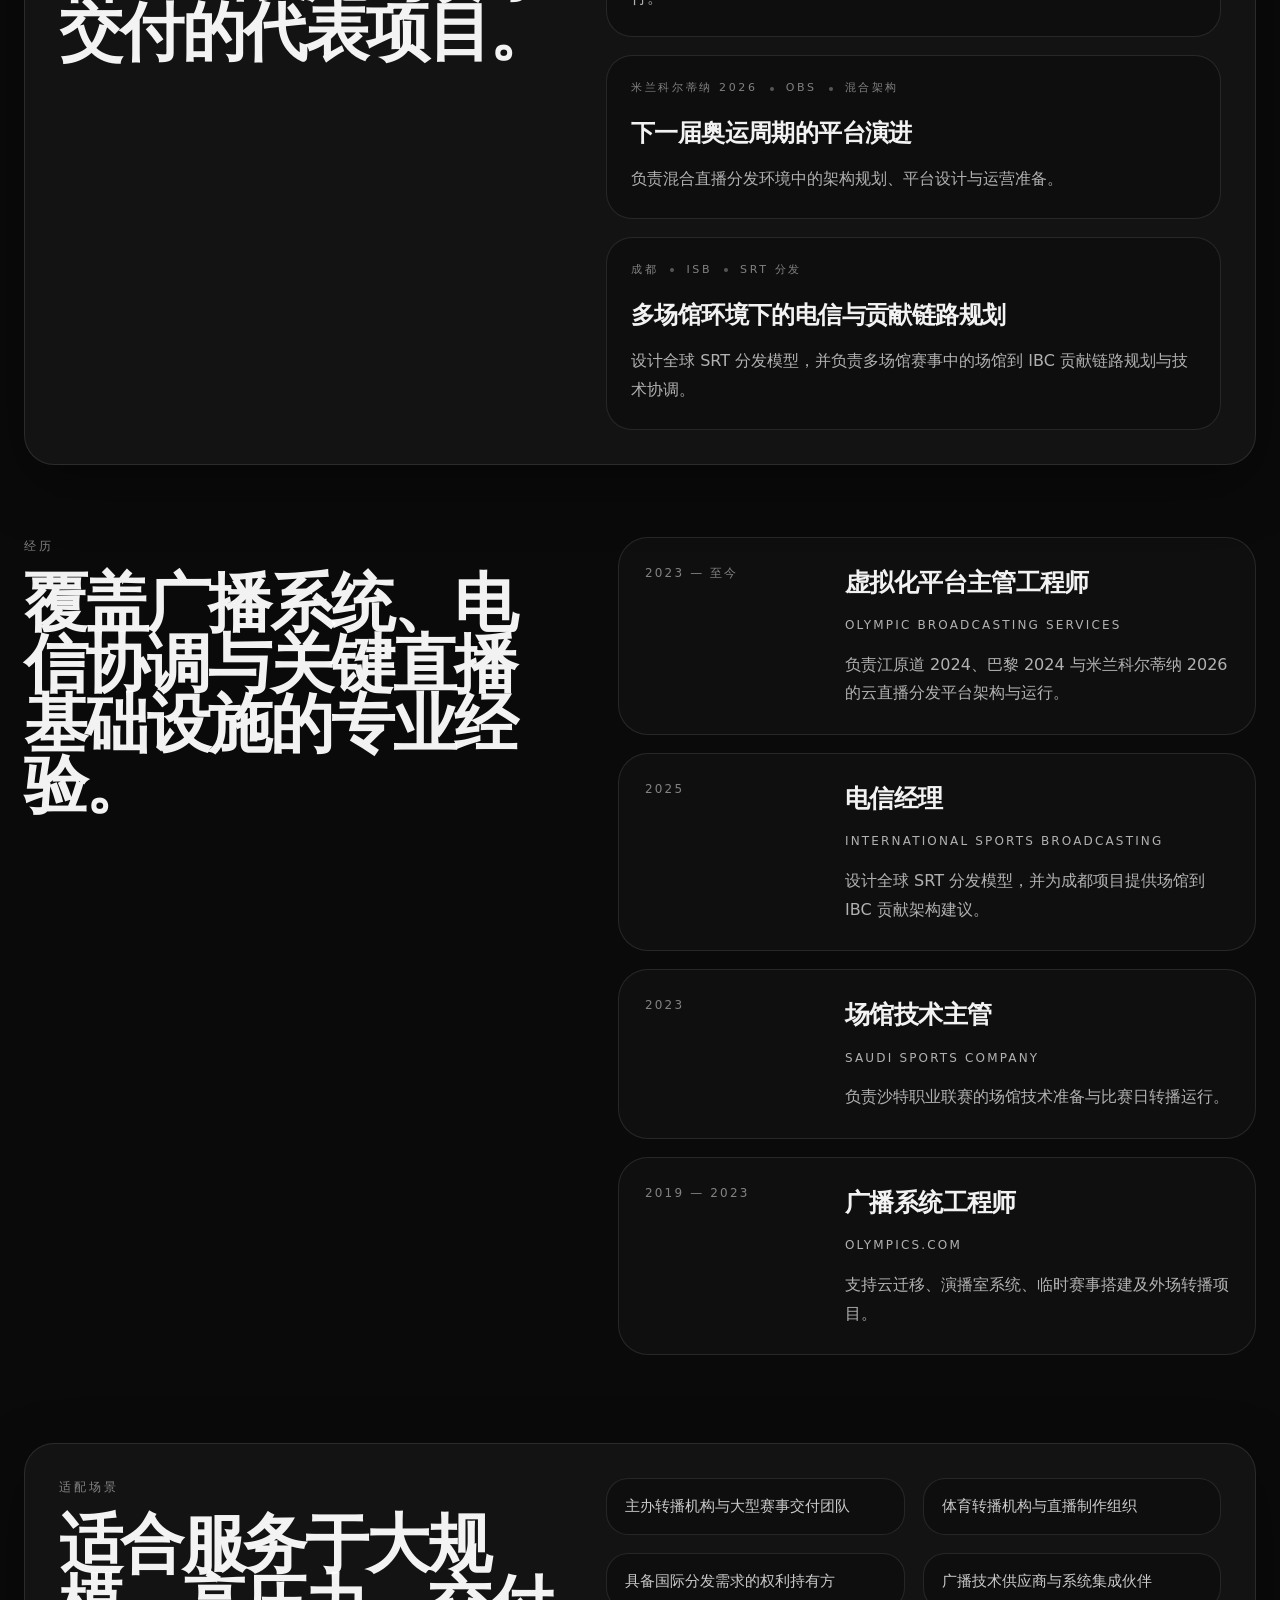
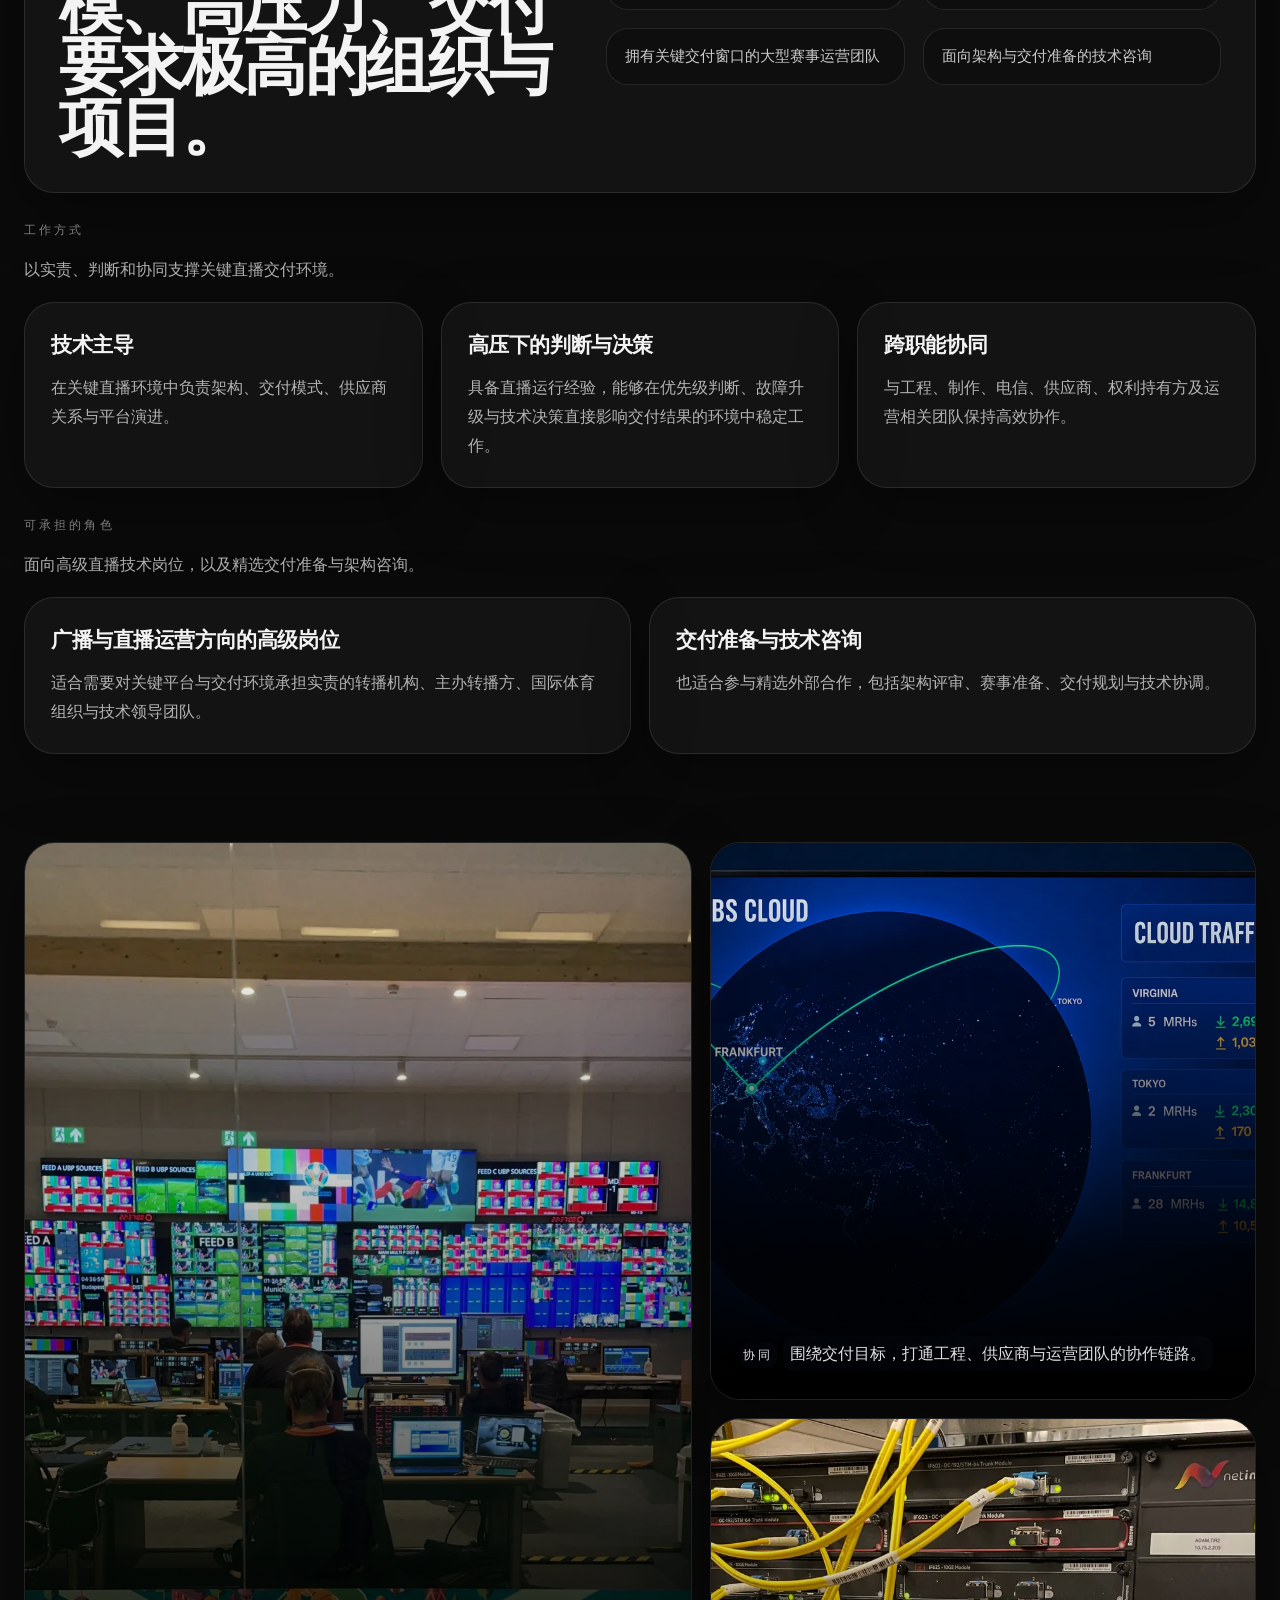
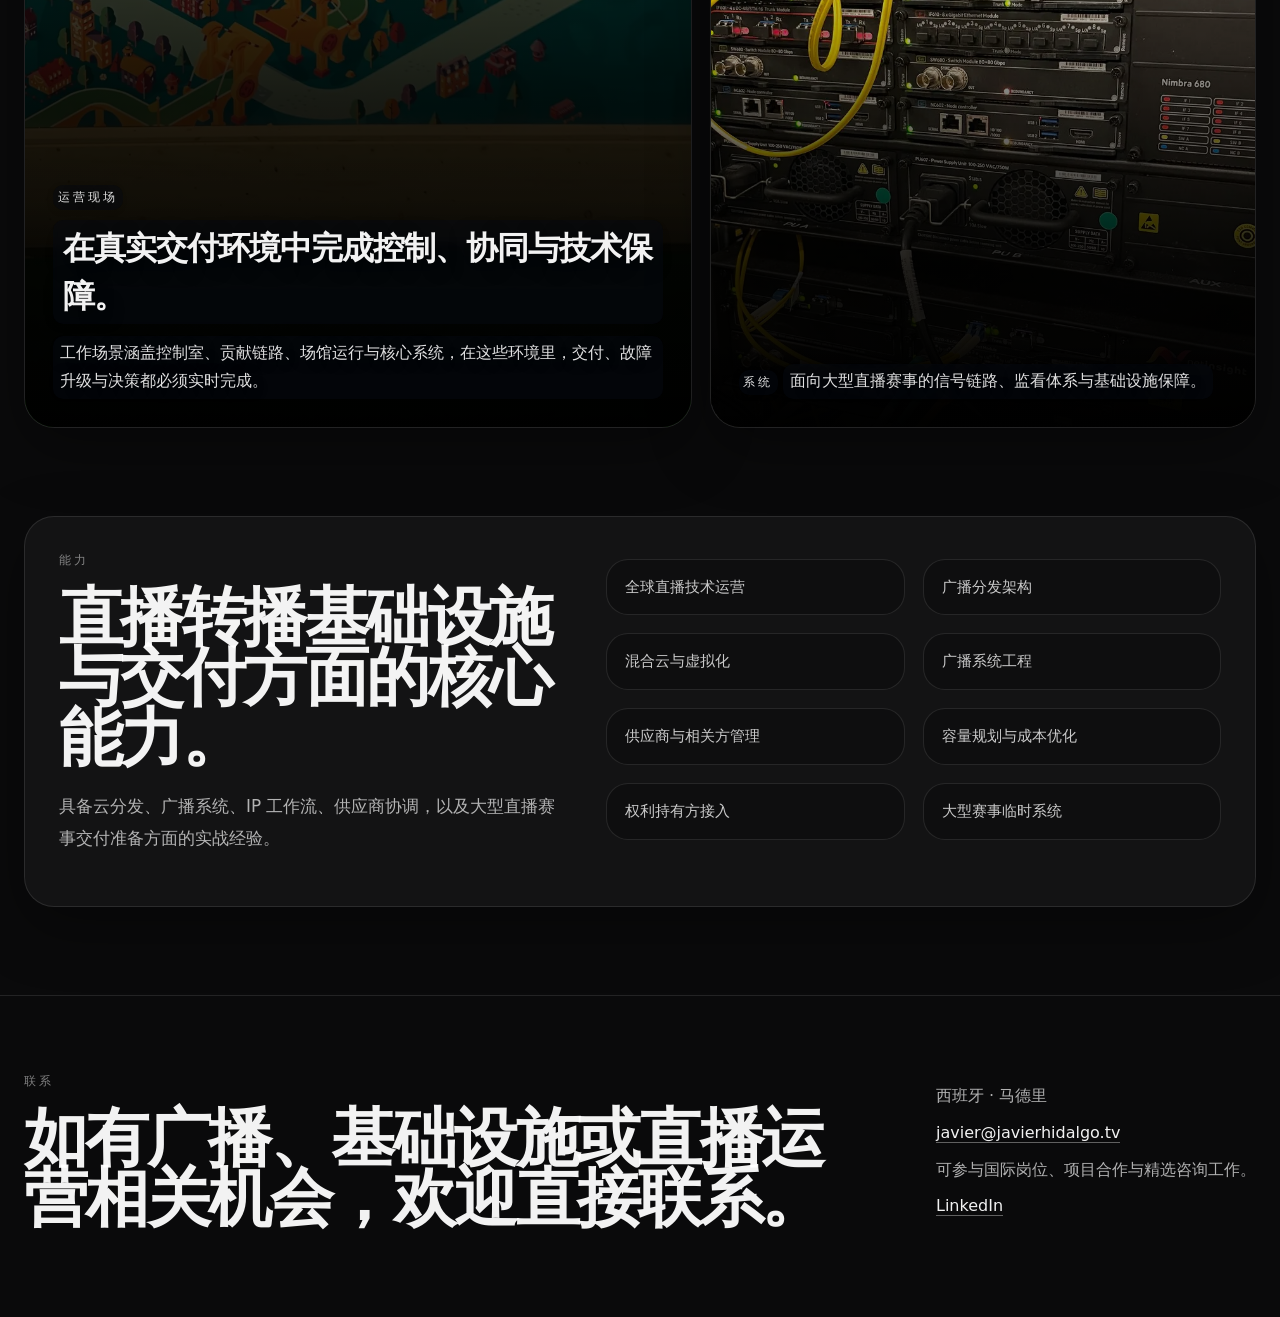
<file: zh/index.html>
<!doctype html>
<html lang="zh-CN">
<head>
  <!-- Site version: v3.1.3 -->
  <meta name="site-version" content="v3.1.3" />
  <meta charset="utf-8" />
  <meta name="viewport" content="width=device-width, initial-scale=1.0" />
  <meta name="robots" content="noindex,follow" />
  <meta http-equiv="refresh" content="0; url=../index-zh.html" />
  <link rel="canonical" href="https://javierhidalgo.tv/index-zh.html" />
  <title>跳转到中文版 | Javier Hidalgo</title>
  <script>window.location.replace('../index-zh.html' + window.location.hash);</script>
</head>
<body>
  <p><a href="../index-zh.html">进入中文版</a></p>
</body>
</html>
</file>
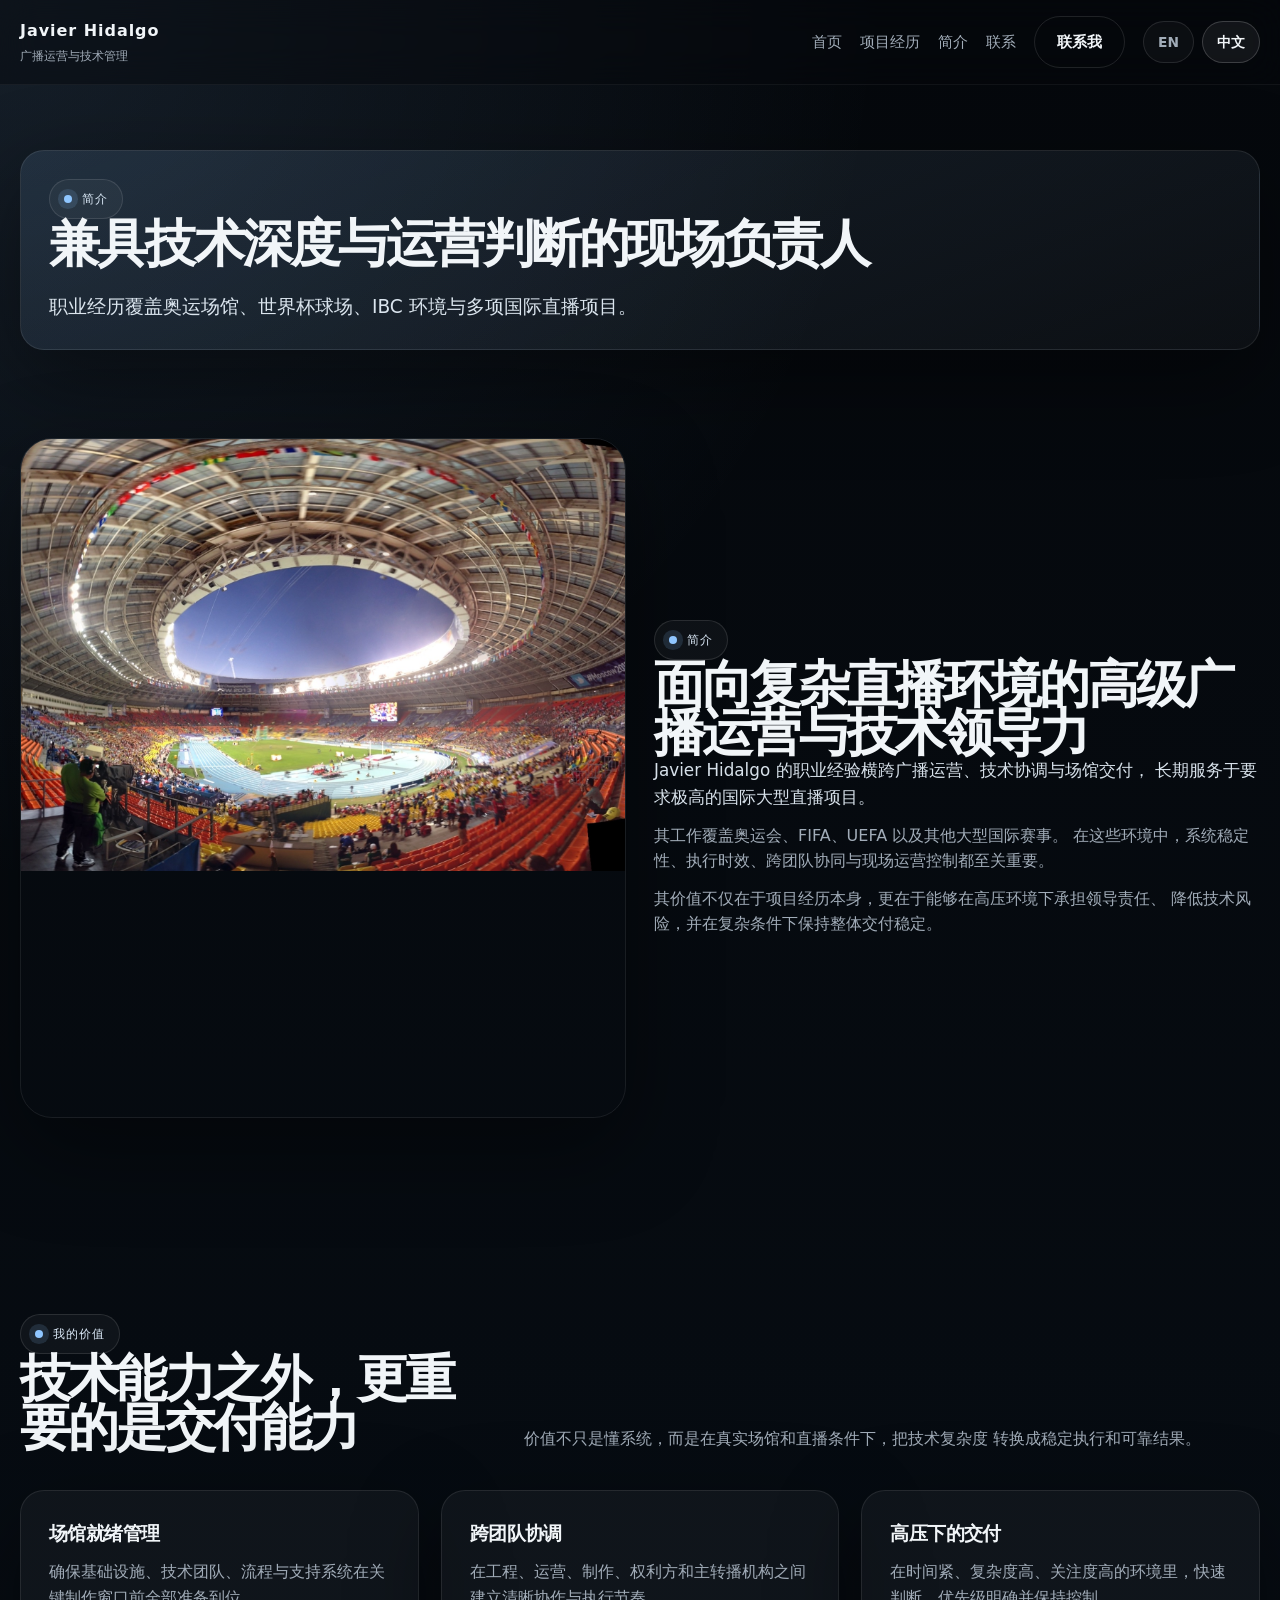
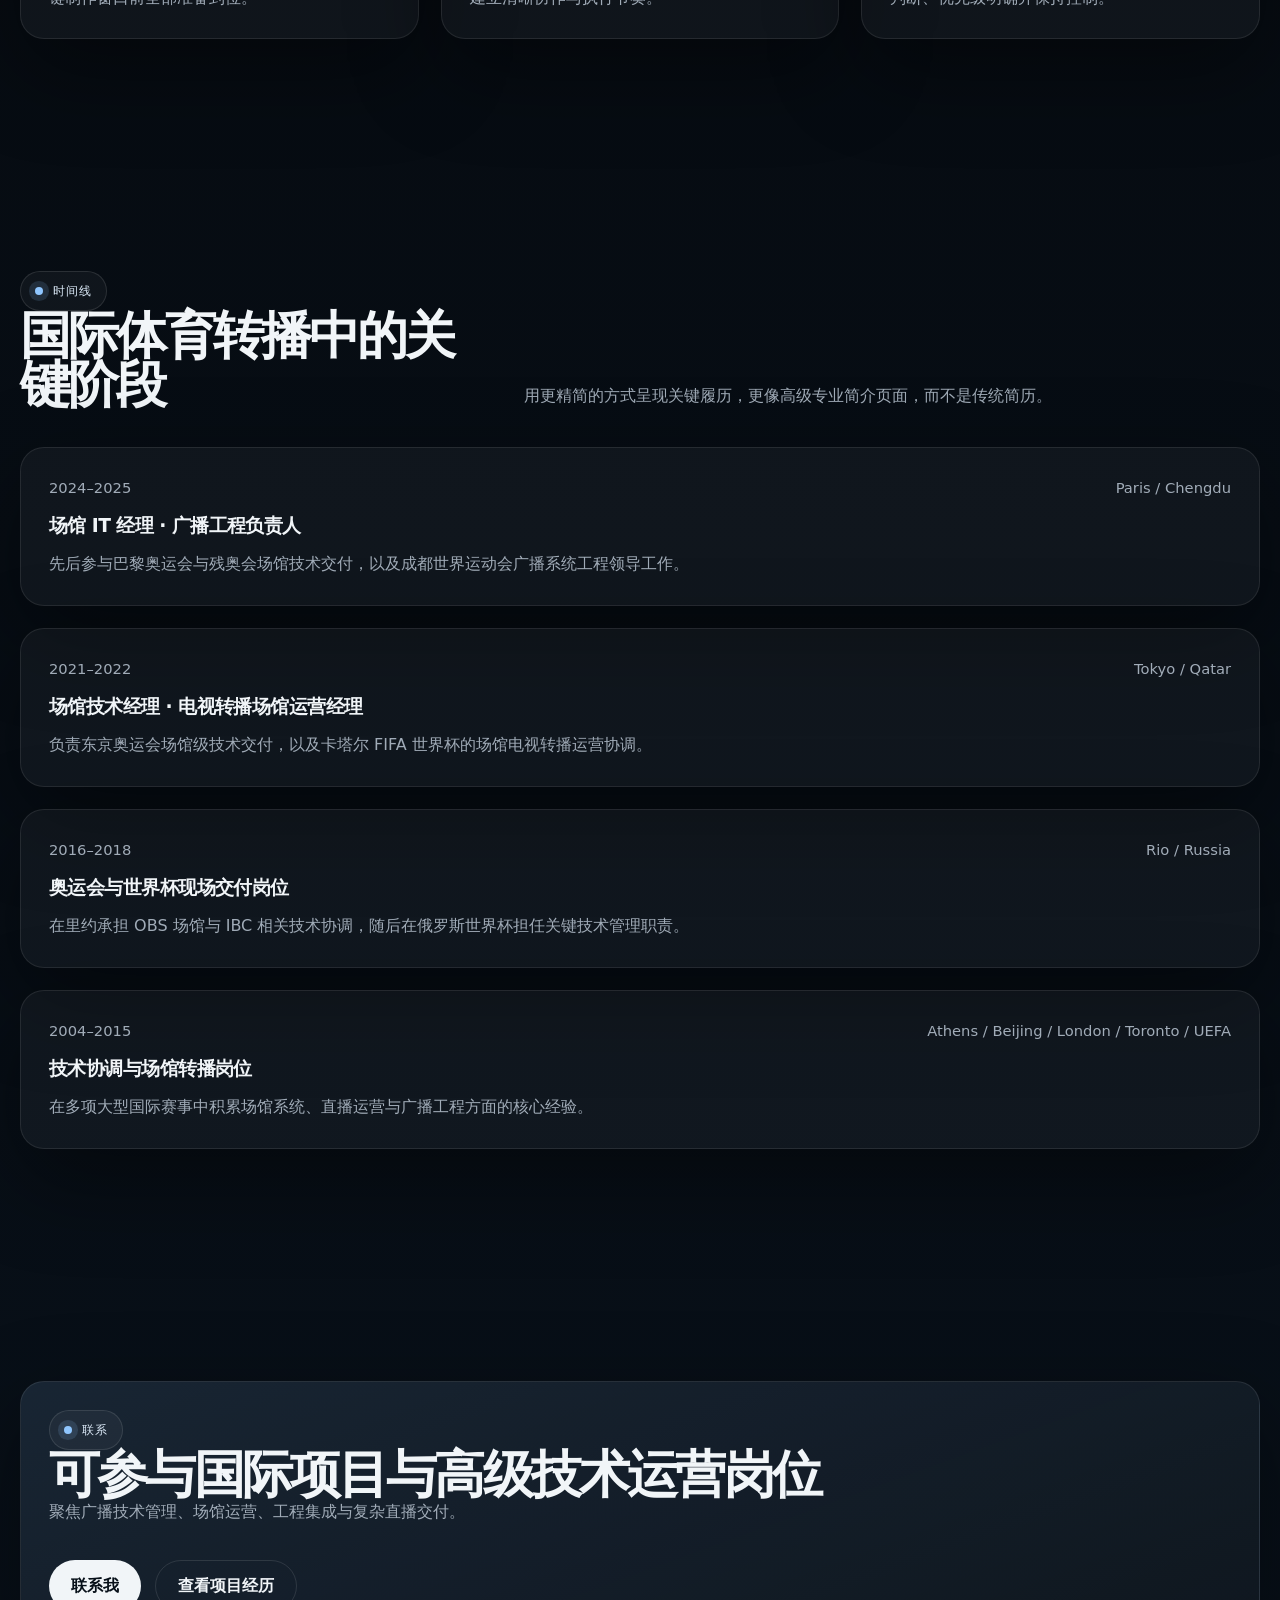
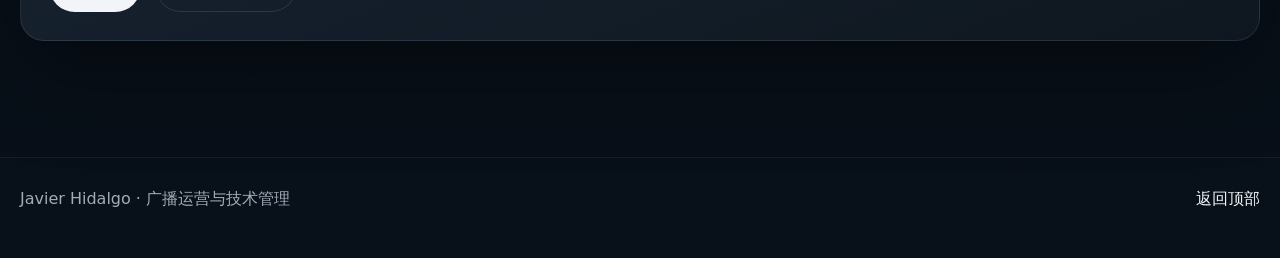
<file: about-zh.html>
<!doctype html>
<html lang="zh">
  <head>
    <meta charset="UTF-8" />
    <meta name="viewport" content="width=device-width, initial-scale=1.0" />
    <title>简介 | Javier Hidalgo</title>
    <meta
      name="description"
      content="Javier Hidalgo 在全球体育赛事中的广播技术与运营管理经验，涵盖场馆交付、工程协调与现场直播执行。"
    />
    <meta
      name="robots"
      content="index,follow,max-image-preview:large,max-snippet:-1,max-video-preview:-1"
    />

    <link rel="canonical" href="https://javierhidalgo.tv/about-zh.html" />
    <link
      rel="alternate"
      hreflang="en"
      href="https://javierhidalgo.tv/about.html"
    />
    <link
      rel="alternate"
      hreflang="zh"
      href="https://javierhidalgo.tv/about-zh.html"
    />
    <link
      rel="alternate"
      hreflang="x-default"
      href="https://javierhidalgo.tv/about.html"
    />

    <meta property="og:type" content="website" />
    <meta property="og:title" content="简介 | Javier Hidalgo" />
    <meta
      property="og:description"
      content="广播技术领导、场馆交付与工程协调，覆盖大型国际体育赛事。"
    />
    <meta property="og:url" content="https://javierhidalgo.tv/about-zh.html" />
    <meta
      property="og:image"
      content="https://javierhidalgo.tv/images/photo8.jpg"
    />
    <meta name="twitter:card" content="summary_large_image" />

    <link rel="icon" href="favicon.ico" sizes="any" />
    <link rel="stylesheet" href="styles.css" />
  </head>
  <body>
<header class="site-header">
      <div class="container nav">
        <a href="index-zh.html" class="brand" aria-label="Javier Hidalgo 首页">
          <span class="brand-name">Javier Hidalgo</span>
          <span class="brand-role">广播运营与技术管理</span>
        </a>

        <button
          class="menu-toggle"
          type="button"
          aria-expanded="false"
          aria-controls="site-menu"
        >
          <span></span>
          <span></span>
          <span></span>
          <span class="sr-only">Open menu</span>
        </button>

        <nav id="site-menu" class="site-nav" aria-label="Primary navigation">
          <a href="index-zh.html">首页</a>
          <a href="selected-events-zh.html">项目经历</a>
          <a href="about-zh.html">简介</a>
          <a href="contact-zh.html">联系</a>
          <a class="button button-outline" href="contact-zh.html">联系我</a>

          <div class="lang-switcher" aria-label="Language selector">
            <div class="lang-links">
              <a class="lang-link" href="about.html" lang="en">EN</a>
              <a class="lang-link active" href="about-zh.html" lang="zh"
                >中文</a
              >
            </div>
          </div>
        </nav>
      </div>
    </header>

    <main id="main">
      <section id="top" class="page-head">
        <div class="container page-banner reveal">
          <div class="eyebrow">简介</div>
          <h1>兼具技术深度与运营判断的现场负责人</h1>
          <p class="lead">
            职业经历覆盖奥运场馆、世界杯球场、IBC 环境与多项国际直播项目。
          </p>
        </div>
      </section>

      <section class="section-tight">
        <div class="container split-grid">
          <div class="split-media reveal">
            <img
              src="images/photo8.jpg"
              alt="Broadcast venue environment in Moscow 2013"
            />
          </div>

          <div class="split-copy reveal">
            <div class="kicker">简介</div>
            <h2>面向复杂直播环境的高级广播运营与技术领导力</h2>
            <p>
              Javier Hidalgo 的职业经验横跨广播运营、技术协调与场馆交付，
              长期服务于要求极高的国际大型直播项目。
            </p>
            <p>
              其工作覆盖奥运会、FIFA、UEFA 以及其他大型国际赛事。
              在这些环境中，系统稳定性、执行时效、跨团队协同与现场运营控制都至关重要。
            </p>
            <p>
              其价值不仅在于项目经历本身，更在于能够在高压环境下承担领导责任、
              降低技术风险，并在复杂条件下保持整体交付稳定。
            </p>
          </div>
        </div>
      </section>

      <section class="section">
        <div class="container section-head reveal">
          <div>
            <div class="kicker">我的价值</div>
            <h2>技术能力之外，更重要的是交付能力</h2>
          </div>

          <p>
            价值不只是懂系统，而是在真实场馆和直播条件下，把技术复杂度
            转换成稳定执行和可靠结果。
          </p>
        </div>

        <div class="container feature-grid">
          <article class="feature-card reveal">
            <h3>场馆就绪管理</h3>
            <p>
              确保基础设施、技术团队、流程与支持系统在关键制作窗口前全部准备到位。
            </p>
          </article>

          <article class="feature-card reveal">
            <h3>跨团队协调</h3>
            <p>
              在工程、运营、制作、权利方和主转播机构之间建立清晰协作与执行节奏。
            </p>
          </article>

          <article class="feature-card reveal">
            <h3>高压下的交付</h3>
            <p>
              在时间紧、复杂度高、关注度高的环境里，快速判断、优先级明确并保持控制。
            </p>
          </article>
        </div>
      </section>

      <section class="section">
        <div class="container section-head reveal">
          <div>
            <div class="kicker">时间线</div>
            <h2>国际体育转播中的关键阶段</h2>
          </div>

          <p>
            用更精简的方式呈现关键履历，更像高级专业简介页面，而不是传统简历。
          </p>
        </div>

        <div class="container timeline-grid">
          <article class="timeline-item reveal">
            <div class="timeline-meta">
              <span>2024–2025</span>
              <span>Paris / Chengdu</span>
            </div>
            <h3>场馆 IT 经理 · 广播工程负责人</h3>
            <p>
              先后参与巴黎奥运会与残奥会场馆技术交付，以及成都世界运动会广播系统工程领导工作。
            </p>
          </article>

          <article class="timeline-item reveal">
            <div class="timeline-meta">
              <span>2021–2022</span>
              <span>Tokyo / Qatar</span>
            </div>
            <h3>场馆技术经理 · 电视转播场馆运营经理</h3>
            <p>
              负责东京奥运会场馆级技术交付，以及卡塔尔 FIFA
              世界杯的场馆电视转播运营协调。
            </p>
          </article>

          <article class="timeline-item reveal">
            <div class="timeline-meta">
              <span>2016–2018</span>
              <span>Rio / Russia</span>
            </div>
            <h3>奥运会与世界杯现场交付岗位</h3>
            <p>
              在里约承担 OBS 场馆与 IBC
              相关技术协调，随后在俄罗斯世界杯担任关键技术管理职责。
            </p>
          </article>

          <article class="timeline-item reveal">
            <div class="timeline-meta">
              <span>2004–2015</span>
              <span>Athens / Beijing / London / Toronto / UEFA</span>
            </div>
            <h3>技术协调与场馆转播岗位</h3>
            <p>
              在多项大型国际赛事中积累场馆系统、直播运营与广播工程方面的核心经验。
            </p>
          </article>
        </div>
      </section>

      <section class="section">
        <div class="container cta-block reveal">
          <div class="kicker">联系</div>
          <h2>可参与国际项目与高级技术运营岗位</h2>
          <p>聚焦广播技术管理、场馆运营、工程集成与复杂直播交付。</p>
          <div class="cta-row">
            <a class="button button-primary" href="contact-zh.html">联系我</a>
            <a class="button button-outline" href="selected-events-zh.html"
              >查看项目经历</a
            >
          </div>
        </div>
      </section>
    </main>

    <footer class="site-footer">
      <div class="container footer-row">
        <p>Javier Hidalgo · 广播运营与技术管理</p>
        <a href="#top">返回顶部</a>
      </div>
    </footer>

    <script src="script.js"></script>
  </body>
</html>
</file>
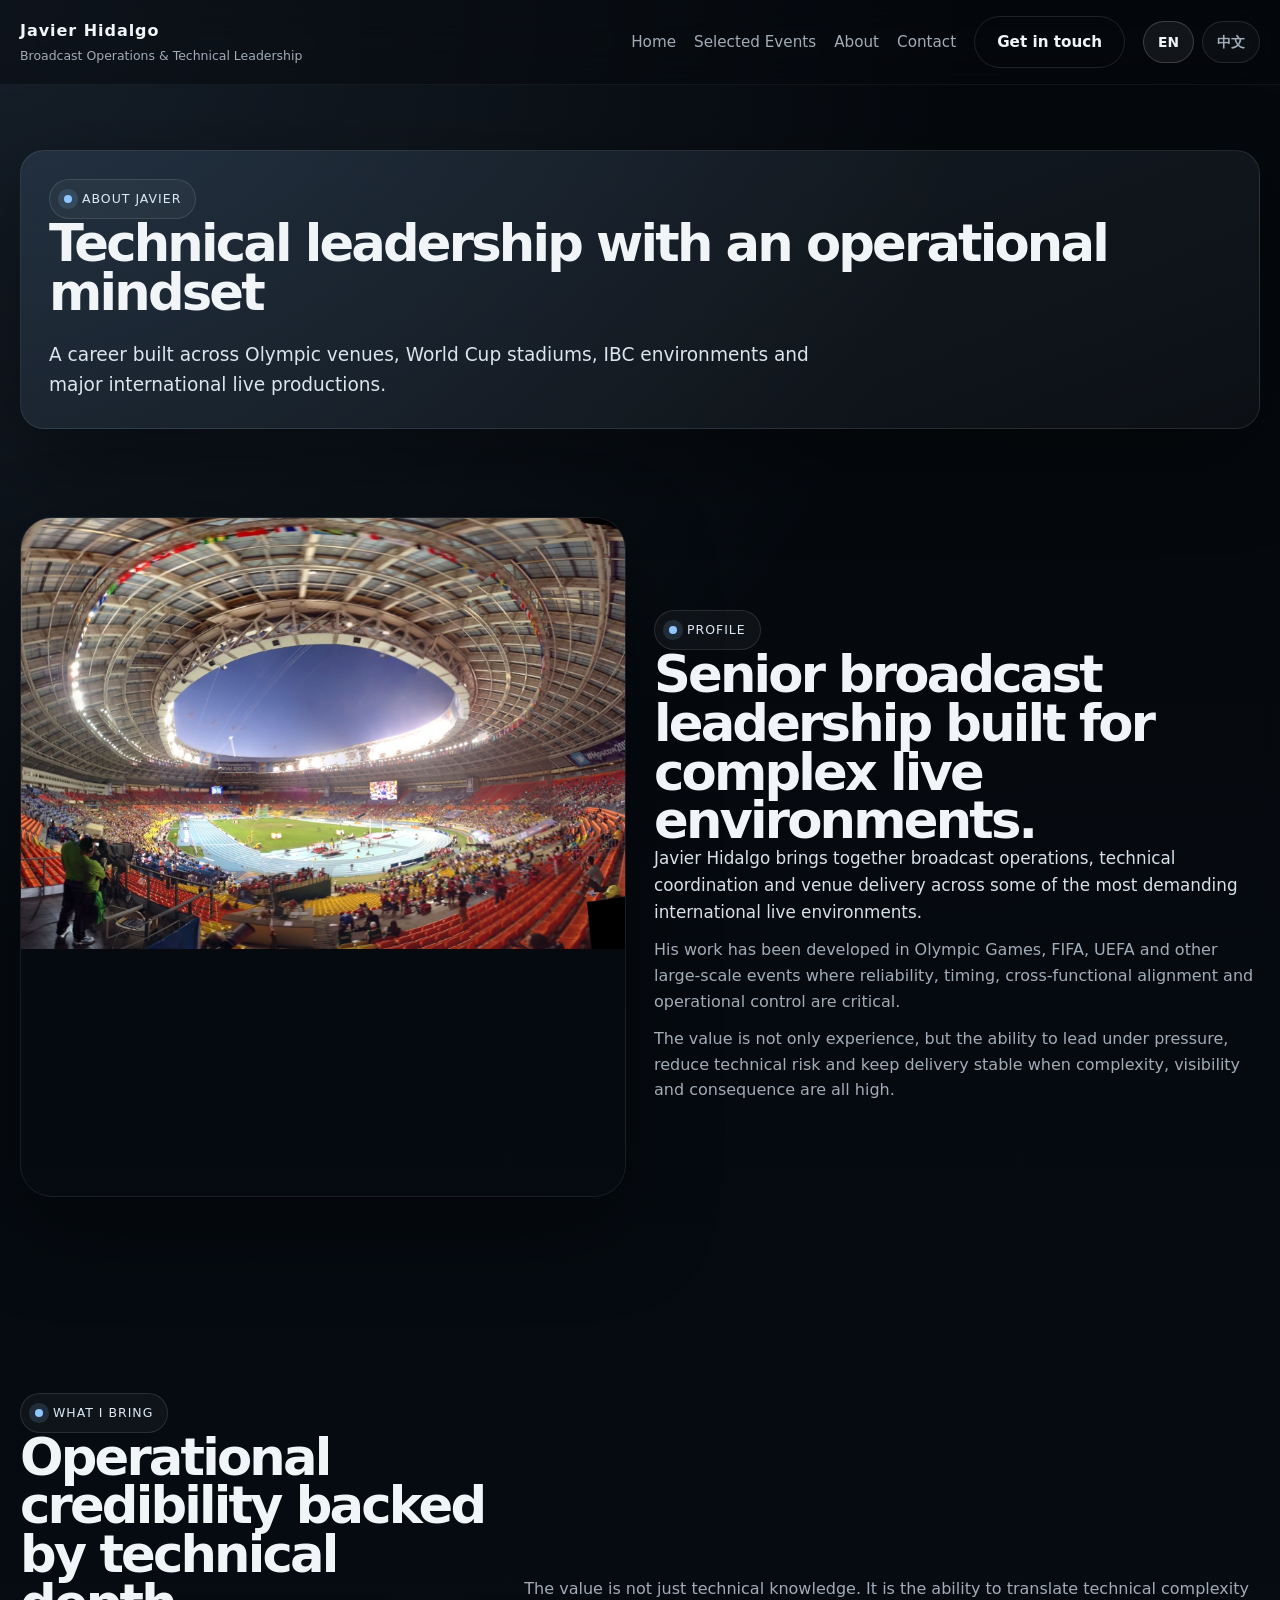
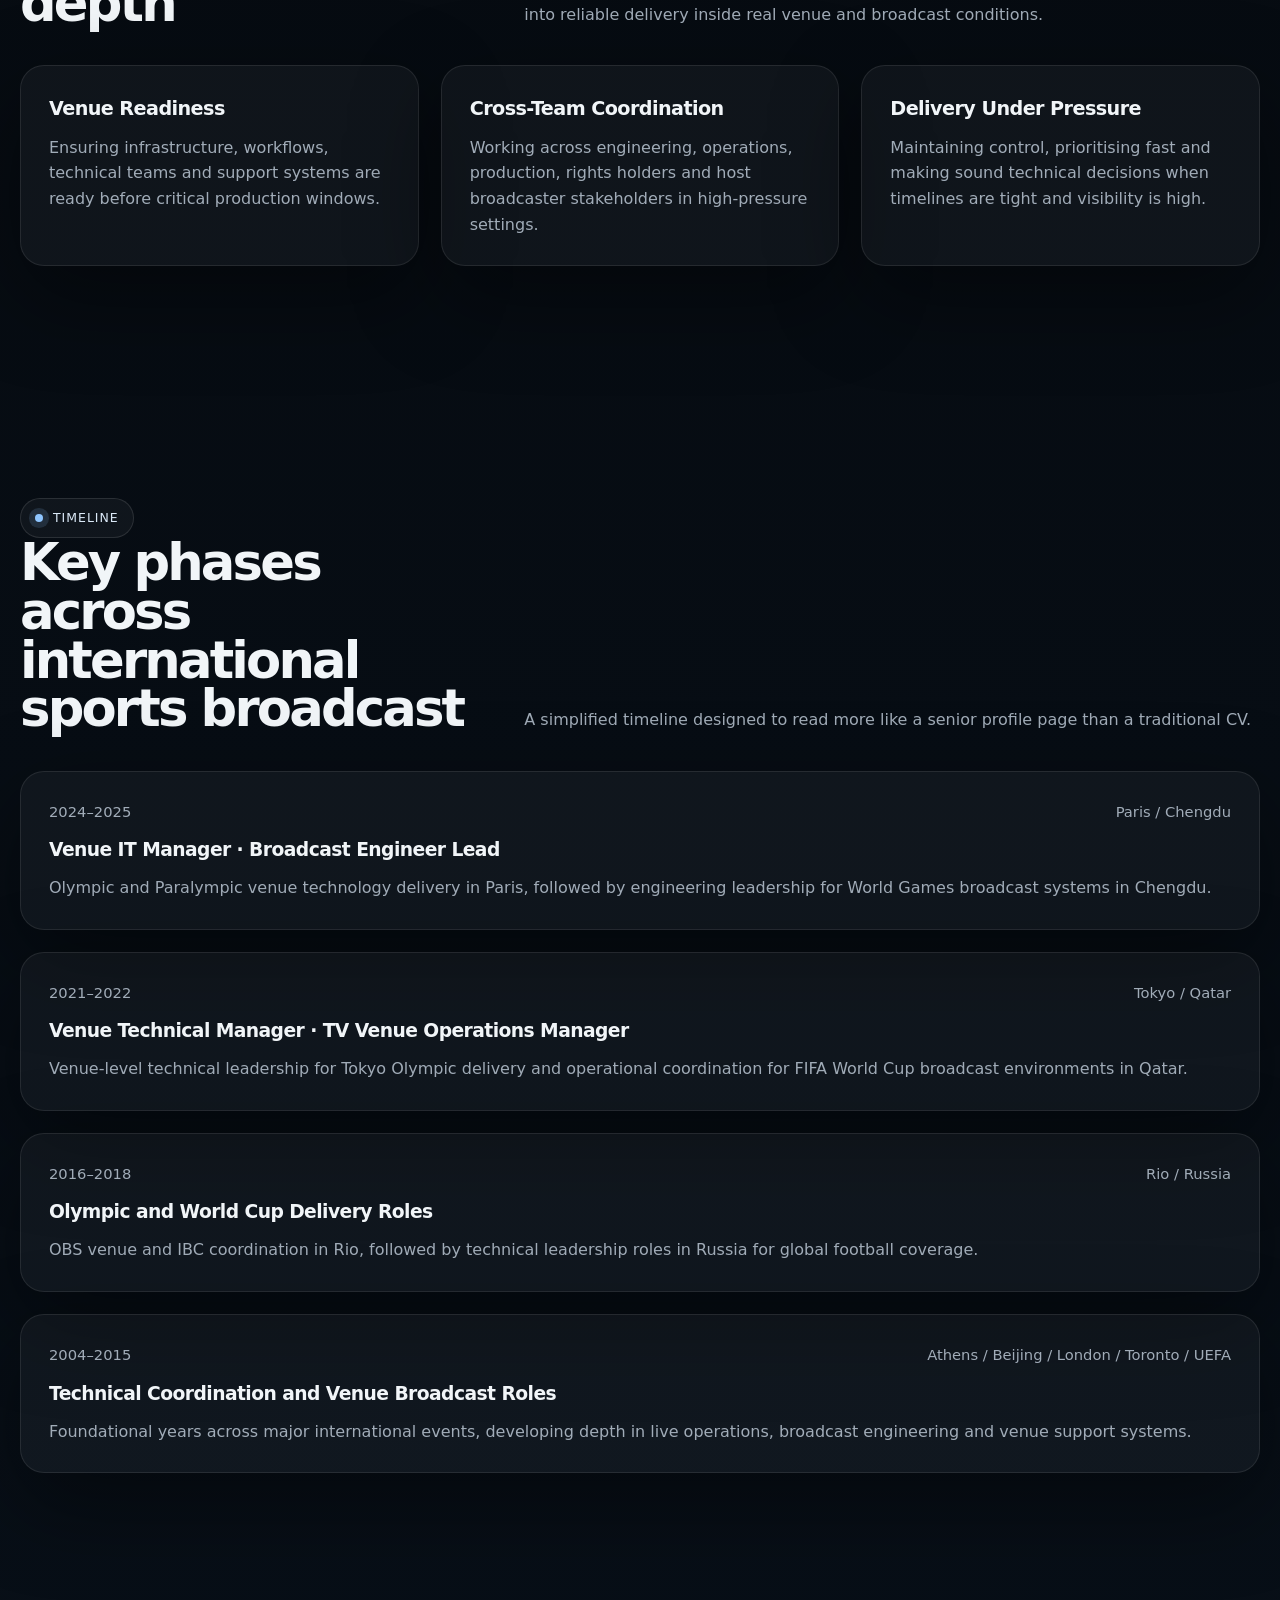
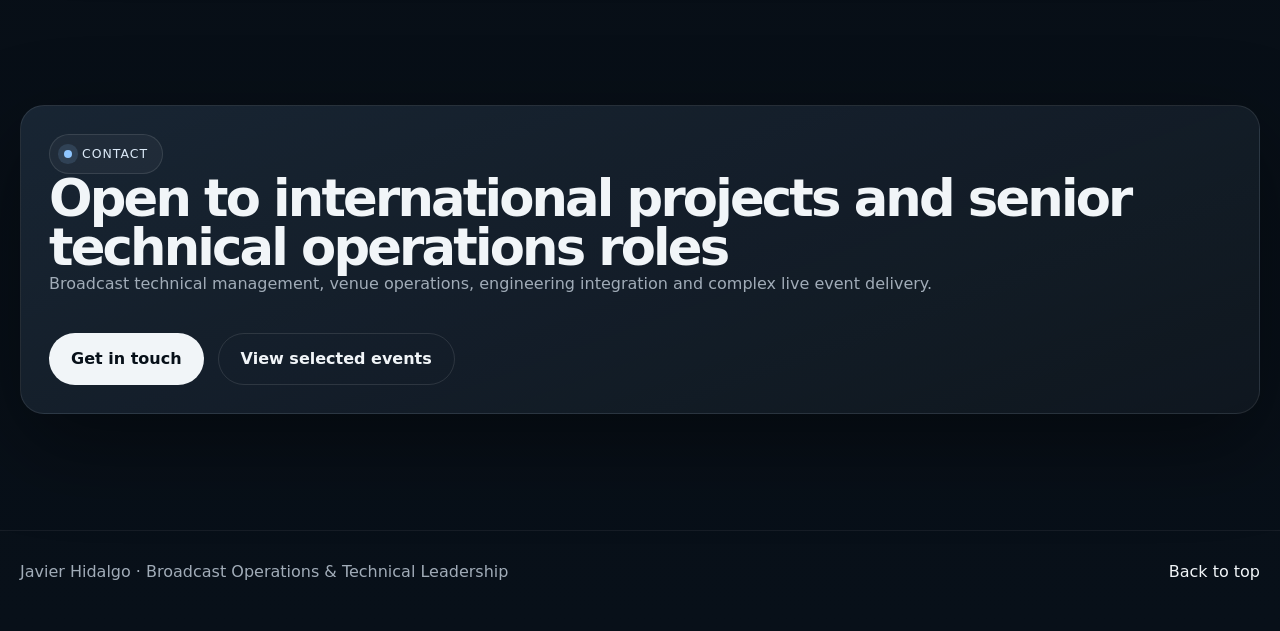
<file: about.html>
<!doctype html>
<html lang="en">
  <head>
    <meta charset="UTF-8" />
    <meta name="viewport" content="width=device-width, initial-scale=1.0" />
    <title>About | Javier Hidalgo</title>
    <meta
      name="description"
      content="About Javier Hidalgo, broadcast technical leader with 20+ years in global sports events, venue operations and engineering coordination."
    />
    <meta
      name="robots"
      content="index,follow,max-image-preview:large,max-snippet:-1,max-video-preview:-1"
    />

    <link rel="canonical" href="https://javierhidalgo.tv/about.html" />
    <link
      rel="alternate"
      hreflang="en"
      href="https://javierhidalgo.tv/about.html"
    />
    <link
      rel="alternate"
      hreflang="zh"
      href="https://javierhidalgo.tv/about-zh.html"
    />
    <link
      rel="alternate"
      hreflang="x-default"
      href="https://javierhidalgo.tv/about.html"
    />

    <meta property="og:type" content="website" />
    <meta property="og:title" content="About | Javier Hidalgo" />
    <meta
      property="og:description"
      content="Broadcast technical leadership, venue delivery and engineering coordination across major international sports events."
    />
    <meta property="og:url" content="https://javierhidalgo.tv/about.html" />
    <meta
      property="og:image"
      content="https://javierhidalgo.tv/images/photo8.jpg"
    />
    <meta name="twitter:card" content="summary_large_image" />

    <link rel="icon" href="favicon.ico" sizes="any" />
    <link rel="stylesheet" href="styles.css" />
  </head>
  <body>
<header class="site-header">
      <div class="container nav">
        <a href="index.html" class="brand" aria-label="Javier Hidalgo home">
          <span class="brand-name">Javier Hidalgo</span>
          <span class="brand-role"
            >Broadcast Operations & Technical Leadership</span
          >
        </a>

        <button
          class="menu-toggle"
          type="button"
          aria-expanded="false"
          aria-controls="site-menu"
        >
          <span></span>
          <span></span>
          <span></span>
          <span class="sr-only">Open menu</span>
        </button>

        <nav id="site-menu" class="site-nav" aria-label="Primary navigation">
          <a href="index.html">Home</a>
          <a href="selected-events.html">Selected Events</a>
          <a href="about.html">About</a>
          <a href="contact.html">Contact</a>
          <a class="button button-outline" href="contact.html">Get in touch</a>

          <div class="lang-switcher" aria-label="Language selector">
            <div class="lang-links">
              <a class="lang-link active" href="about.html" lang="en">EN</a>
              <a class="lang-link" href="about-zh.html" lang="zh">中文</a>
            </div>
          </div>
        </nav>
      </div>
    </header>

    <main id="main">
      <section id="top" class="page-head">
        <div class="container page-banner reveal">
          <div class="eyebrow">About Javier</div>
          <h1>Technical leadership with an operational mindset</h1>
          <p class="lead">
            A career built across Olympic venues, World Cup stadiums, IBC
            environments and major international live productions.
          </p>
        </div>
      </section>

      <section class="section-tight">
        <div class="container split-grid">
          <div class="split-media reveal">
            <img
              src="images/photo8.jpg"
              alt="Broadcast venue environment in Moscow 2013"
            />
          </div>

          <div class="split-copy reveal">
            <div class="kicker">Profile</div>
            <h2>Senior broadcast leadership built for complex live environments.</h2>
            <p>
              Javier Hidalgo brings together broadcast operations, technical
              coordination and venue delivery across some of the most demanding
              international live environments.
            </p>
            <p>
              His work has been developed in Olympic Games, FIFA, UEFA and
              other large-scale events where reliability, timing,
              cross-functional alignment and operational control are critical.
            </p>
            <p>
              The value is not only experience, but the ability to lead under
              pressure, reduce technical risk and keep delivery stable when
              complexity, visibility and consequence are all high.
            </p>
          </div>
        </div>
      </section>

      <section class="section">
        <div class="container section-head reveal">
          <div>
            <div class="kicker">What I Bring</div>
            <h2>Operational credibility backed by technical depth</h2>
          </div>

          <p>
            The value is not just technical knowledge. It is the ability to
            translate technical complexity into reliable delivery inside real
            venue and broadcast conditions.
          </p>
        </div>

        <div class="container feature-grid">
          <article class="feature-card reveal">
            <h3>Venue Readiness</h3>
            <p>
              Ensuring infrastructure, workflows, technical teams and support
              systems are ready before critical production windows.
            </p>
          </article>

          <article class="feature-card reveal">
            <h3>Cross-Team Coordination</h3>
            <p>
              Working across engineering, operations, production, rights holders
              and host broadcaster stakeholders in high-pressure settings.
            </p>
          </article>

          <article class="feature-card reveal">
            <h3>Delivery Under Pressure</h3>
            <p>
              Maintaining control, prioritising fast and making sound technical
              decisions when timelines are tight and visibility is high.
            </p>
          </article>
        </div>
      </section>

      <section class="section">
        <div class="container section-head reveal">
          <div>
            <div class="kicker">Timeline</div>
            <h2>Key phases across international sports broadcast</h2>
          </div>

          <p>
            A simplified timeline designed to read more like a senior profile
            page than a traditional CV.
          </p>
        </div>

        <div class="container timeline-grid">
          <article class="timeline-item reveal">
            <div class="timeline-meta">
              <span>2024–2025</span>
              <span>Paris / Chengdu</span>
            </div>
            <h3>Venue IT Manager · Broadcast Engineer Lead</h3>
            <p>
              Olympic and Paralympic venue technology delivery in Paris,
              followed by engineering leadership for World Games broadcast
              systems in Chengdu.
            </p>
          </article>

          <article class="timeline-item reveal">
            <div class="timeline-meta">
              <span>2021–2022</span>
              <span>Tokyo / Qatar</span>
            </div>
            <h3>Venue Technical Manager · TV Venue Operations Manager</h3>
            <p>
              Venue-level technical leadership for Tokyo Olympic delivery and
              operational coordination for FIFA World Cup broadcast environments
              in Qatar.
            </p>
          </article>

          <article class="timeline-item reveal">
            <div class="timeline-meta">
              <span>2016–2018</span>
              <span>Rio / Russia</span>
            </div>
            <h3>Olympic and World Cup Delivery Roles</h3>
            <p>
              OBS venue and IBC coordination in Rio, followed by technical
              leadership roles in Russia for global football coverage.
            </p>
          </article>

          <article class="timeline-item reveal">
            <div class="timeline-meta">
              <span>2004–2015</span>
              <span>Athens / Beijing / London / Toronto / UEFA</span>
            </div>
            <h3>Technical Coordination and Venue Broadcast Roles</h3>
            <p>
              Foundational years across major international events, developing
              depth in live operations, broadcast engineering and venue support
              systems.
            </p>
          </article>
        </div>
      </section>

      <section class="section">
        <div class="container cta-block reveal">
          <div class="kicker">Contact</div>
          <h2>
            Open to international projects and senior technical operations roles
          </h2>
          <p>
            Broadcast technical management, venue operations, engineering
            integration and complex live event delivery.
          </p>
          <div class="cta-row">
            <a class="button button-primary" href="contact.html"
              >Get in touch</a
            >
            <a class="button button-outline" href="selected-events.html"
              >View selected events</a
            >
          </div>
        </div>
      </section>
    </main>

    <footer class="site-footer">
      <div class="container footer-row">
        <p>Javier Hidalgo · Broadcast Operations & Technical Leadership</p>
        <a href="#top">Back to top</a>
      </div>
    </footer>

    <script src="script.js"></script>
  </body>
</html>
</file>
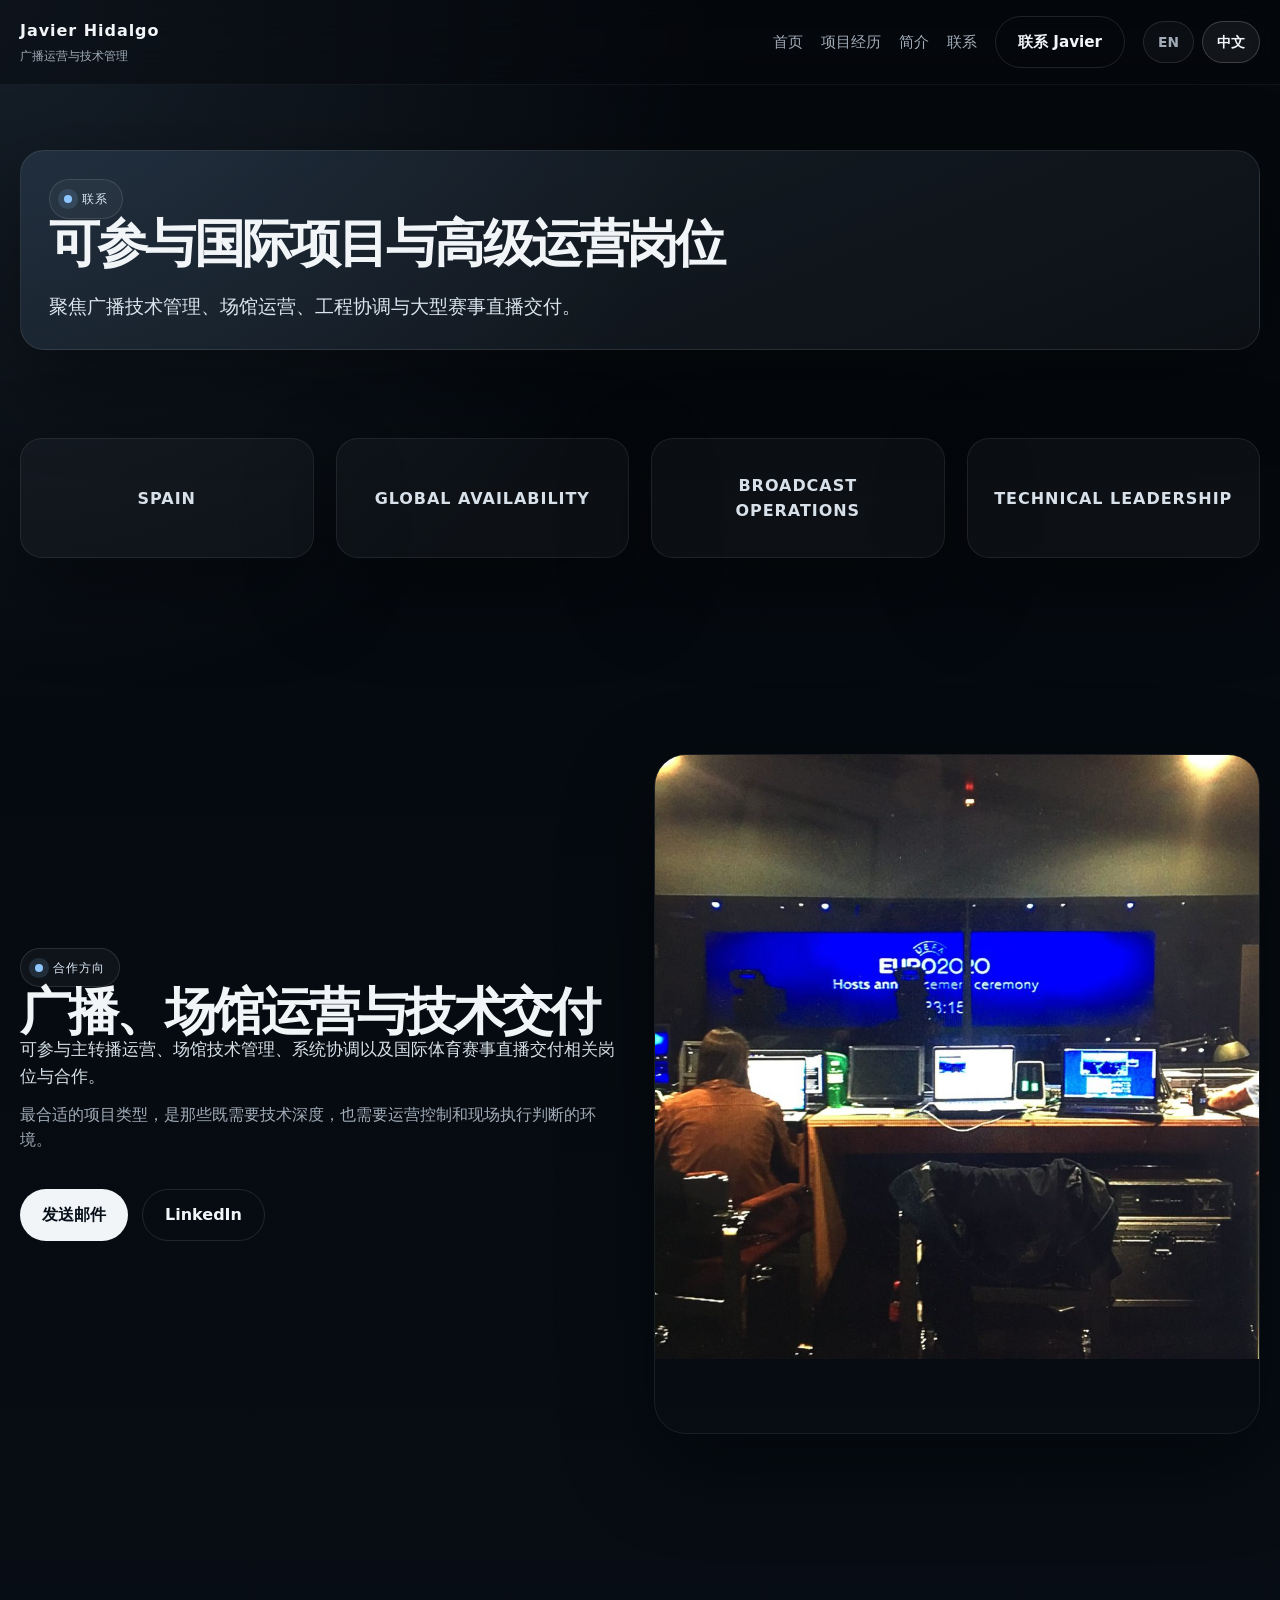
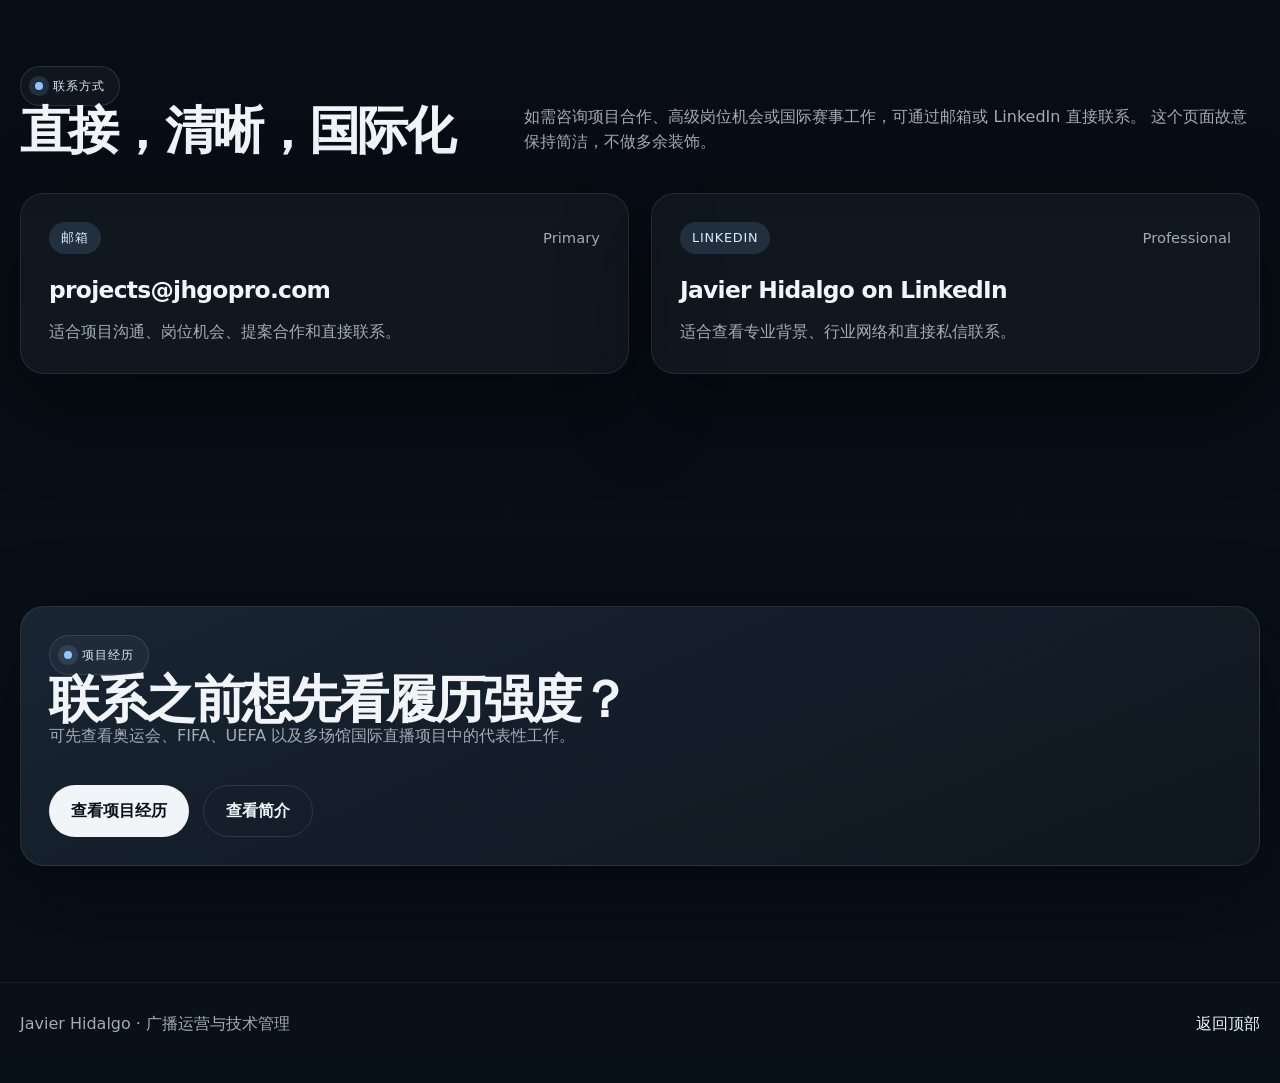
<file: contact-zh.html>
<!doctype html>

<html lang="zh">
<head>
<meta charset="utf-8"/>
<meta content="width=device-width, initial-scale=1.0" name="viewport"/>
<title>联系 | Javier Hidalgo</title>
<meta content="联系 Javier Hidalgo，咨询广播技术管理、场馆运营、工程协调与大型直播交付相关合作。" name="description"/>
<meta content="index,follow,max-image-preview:large,max-snippet:-1,max-video-preview:-1" name="robots"/>
<link href="https://javierhidalgo.tv/contact-zh.html" rel="canonical"/>
<link href="https://javierhidalgo.tv/contact.html" hreflang="en" rel="alternate"/>
<link href="https://javierhidalgo.tv/contact-zh.html" hreflang="zh" rel="alternate"/>
<link href="https://javierhidalgo.tv/contact.html" hreflang="x-default" rel="alternate"/>
<meta content="website" property="og:type"/>
<meta content="联系 | Javier Hidalgo" property="og:title"/>
<meta content="广播技术管理、场馆运营、工程协调与大型赛事直播交付。" property="og:description"/>
<meta content="https://javierhidalgo.tv/contact-zh.html" property="og:url"/>
<meta content="https://javierhidalgo.tv/images/photo6.jpg" property="og:image"/>
<meta content="summary_large_image" name="twitter:card"/>
<link href="favicon.ico" rel="icon" sizes="any"/>
<link href="styles.css" rel="stylesheet"/>
</head>
<body>
<header class="site-header">
<div class="container nav">
<a aria-label="Javier Hidalgo 首页" class="brand" href="index-zh.html">
<span class="brand-name">Javier Hidalgo</span>
<span class="brand-role">广播运营与技术管理</span>
</a>
<button aria-controls="site-menu" aria-expanded="false" class="menu-toggle" type="button">
<span></span>
<span></span>
<span></span>
<span class="sr-only">Open menu</span>
</button>
<nav aria-label="Primary navigation" class="site-nav" id="site-menu">
<a href="index-zh.html">首页</a>
<a href="selected-events-zh.html">项目经历</a>
<a href="about-zh.html">简介</a>
<a href="contact-zh.html">联系</a>
<a class="button button-outline" href="mailto:projects@jhgopro.com" rel="nofollow">
          联系 Javier
        </a>
<div aria-label="Language selector" class="lang-switcher">
<div class="lang-links">
<a class="lang-link" href="contact.html" lang="en">EN</a>
<a class="lang-link active" href="contact-zh.html" lang="zh">中文</a>
</div>
</div>
</nav>
</div>
</header>
<main id="main">
<section class="page-head" id="top">
<div class="container page-banner reveal">
<div class="eyebrow">联系</div>
<h1>可参与国际项目与高级运营岗位</h1>
<p class="lead">
            聚焦广播技术管理、场馆运营、工程协调与大型赛事直播交付。
          </p>
</div>
</section>
<section class="section-tight">
<div class="container logo-grid">
<div class="logo-box reveal">Spain</div>
<div class="logo-box reveal">Global Availability</div>
<div class="logo-box reveal">Broadcast Operations</div>
<div class="logo-box reveal">Technical Leadership</div>
</div>
</section>
<section class="section">
<div class="container split-grid">
<div class="split-copy reveal">
<div class="kicker">合作方向</div>
<h2>广播、场馆运营与技术交付</h2>
<p>
              可参与主转播运营、场馆技术管理、系统协调以及国际体育赛事直播交付相关岗位与合作。
            </p>
<p>
              最合适的项目类型，是那些既需要技术深度，也需要运营控制和现场执行判断的环境。
            </p>
<div class="cta-row">
<a class="button button-primary" href="mailto:projects@jhgopro.com">发送邮件</a>
<a class="button button-outline" href="https://www.linkedin.com/in/javierhidalgopro/" rel="noreferrer" target="_blank">LinkedIn</a>
</div>
</div>
<div class="split-media reveal">
<img alt="UEFA EURO 2020 venue exterior with event branding" src="images/photo6.jpg"/>
</div>
</div>
</section>
<section class="section">
<div class="container section-head reveal">
<div>
<div class="kicker">联系方式</div>
<h2>直接，清晰，国际化</h2>
</div>
<p>
            如需咨询项目合作、高级岗位机会或国际赛事工作，可通过邮箱或 LinkedIn
            直接联系。 这个页面故意保持简洁，不做多余装饰。
          </p>
</div>
<div class="container events-grid">
<article class="event-card reveal">
<div class="event-top">
<span class="role">邮箱</span>
<span class="year">Primary</span>
</div>
<h3>projects@jhgopro.com</h3>
<p>适合项目沟通、岗位机会、提案合作和直接联系。</p>
</article>
<article class="event-card reveal">
<div class="event-top">
<span class="role">LinkedIn</span>
<span class="year">Professional</span>
</div>
<h3>Javier Hidalgo on LinkedIn</h3>
<p>适合查看专业背景、行业网络和直接私信联系。</p>
</article>
</div>
</section>
<section class="section">
<div class="container cta-block reveal">
<div class="kicker">项目经历</div>
<h2>联系之前想先看履历强度？</h2>
<p>
            可先查看奥运会、FIFA、UEFA 以及多场馆国际直播项目中的代表性工作。
          </p>
<div class="cta-row">
<a class="button button-primary" href="selected-events-zh.html">查看项目经历</a>
<a class="button button-outline" href="about-zh.html">查看简介</a>
</div>
</div>
</section>
</main>
<footer class="site-footer">
<div class="container footer-row">
<p>Javier Hidalgo · 广播运营与技术管理</p>
<a href="#top">返回顶部</a>
</div>
</footer>
<script src="script.js"></script>
</body>
</html>
</file>
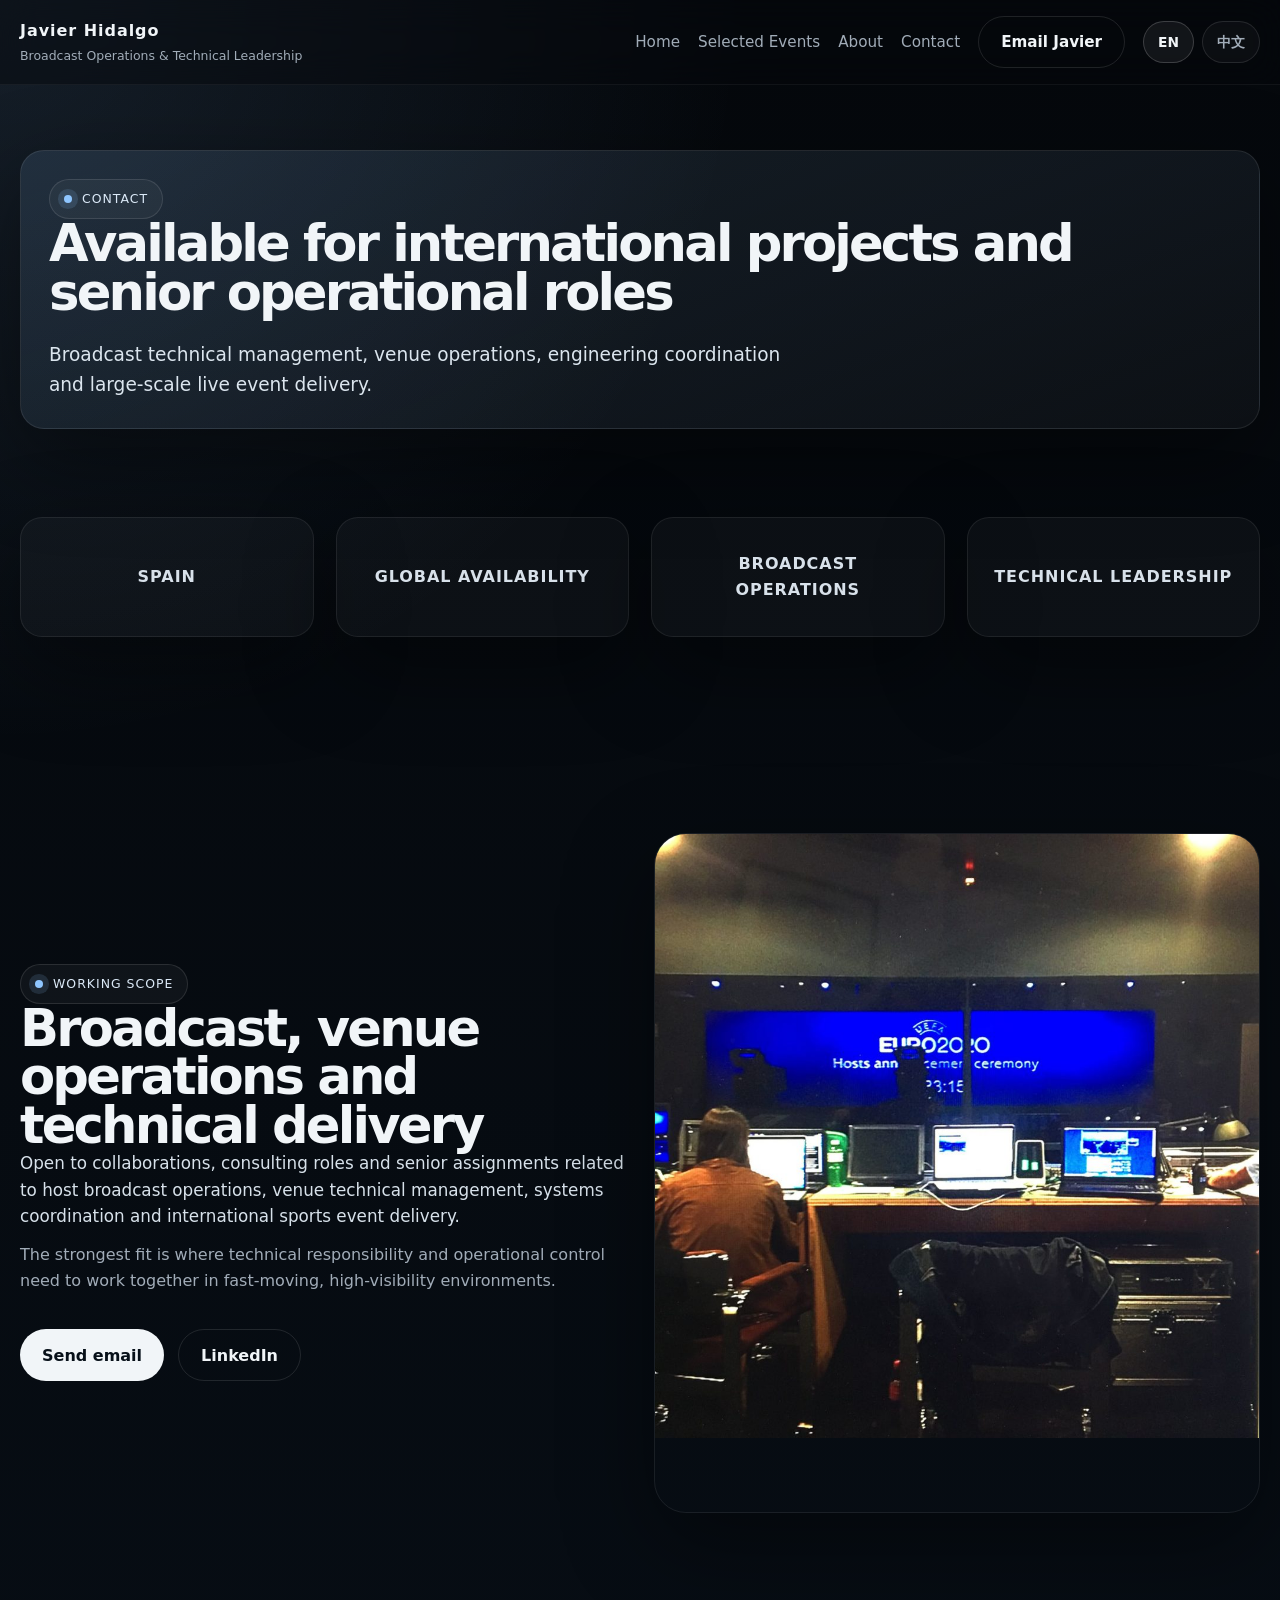
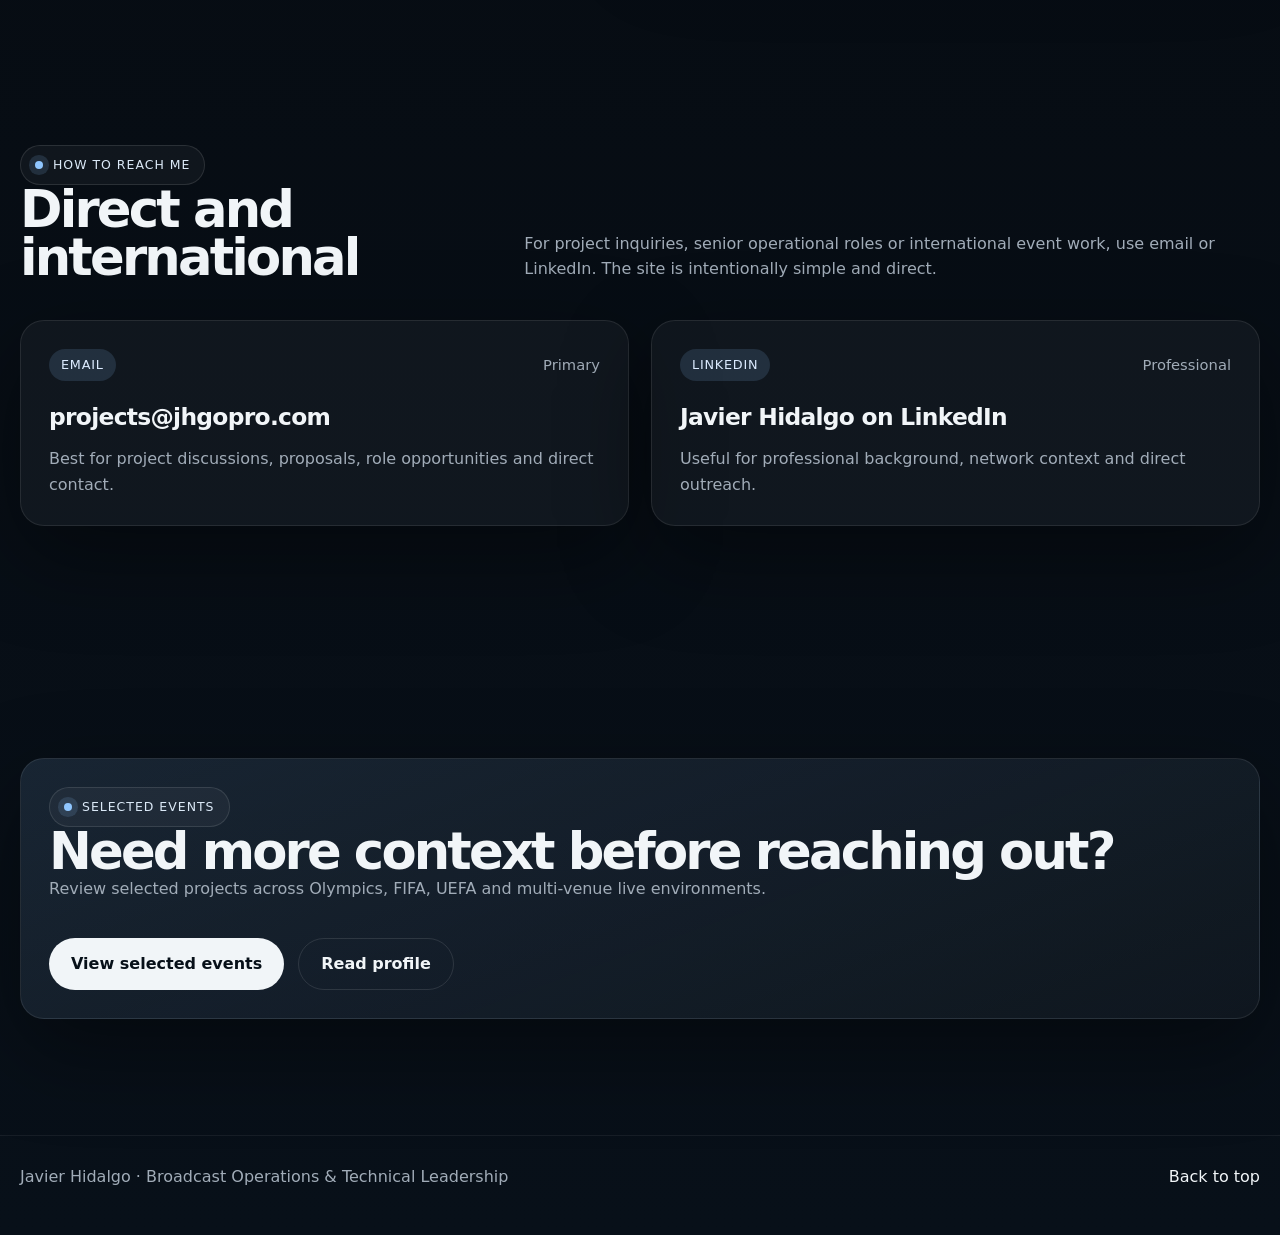
<file: contact.html>
<!doctype html>

<html lang="en">
<head>
<meta charset="utf-8"/>
<meta content="width=device-width, initial-scale=1.0" name="viewport"/>
<title>Contact | Javier Hidalgo</title>
<meta content="Contact Javier Hidalgo for broadcast technical management, venue operations, engineering coordination and live event delivery roles." name="description"/>
<meta content="index,follow,max-image-preview:large,max-snippet:-1,max-video-preview:-1" name="robots"/>
<link href="https://javierhidalgo.tv/contact.html" rel="canonical"/>
<link href="https://javierhidalgo.tv/contact.html" hreflang="en" rel="alternate"/>
<link href="https://javierhidalgo.tv/contact-zh.html" hreflang="zh" rel="alternate"/>
<link href="https://javierhidalgo.tv/contact.html" hreflang="x-default" rel="alternate"/>
<meta content="website" property="og:type"/>
<meta content="Contact | Javier Hidalgo" property="og:title"/>
<meta content="Broadcast technical management, venue operations, engineering coordination and live event delivery worldwide." property="og:description"/>
<meta content="https://javierhidalgo.tv/contact.html" property="og:url"/>
<meta content="https://javierhidalgo.tv/images/photo6.jpg" property="og:image"/>
<meta content="summary_large_image" name="twitter:card"/>
<link href="favicon.ico" rel="icon" sizes="any"/>
<link href="styles.css" rel="stylesheet"/>
</head>
<body>
<header class="site-header">
<div class="container nav">
<a aria-label="Javier Hidalgo home" class="brand" href="index.html">
<span class="brand-name">Javier Hidalgo</span>
<span class="brand-role">Broadcast Operations &amp; Technical Leadership</span>
</a>
<button aria-controls="site-menu" aria-expanded="false" class="menu-toggle" type="button">
<span></span>
<span></span>
<span></span>
<span class="sr-only">Open menu</span>
</button>
<nav aria-label="Primary navigation" class="site-nav" id="site-menu">
<a href="index.html">Home</a>
<a href="selected-events.html">Selected Events</a>
<a href="about.html">About</a>
<a href="contact.html">Contact</a>
<a class="button button-outline" href="mailto:projects@jhgopro.com" rel="nofollow">
          Email Javier
        </a>
<div aria-label="Language selector" class="lang-switcher">
<div class="lang-links">
<a class="lang-link active" href="contact.html" lang="en">EN</a>
<a class="lang-link" href="contact-zh.html" lang="zh">中文</a>
</div>
</div>
</nav>
</div>
</header>
<main id="main">
<section class="page-head" id="top">
<div class="container page-banner reveal">
<div class="eyebrow">Contact</div>
<h1>
            Available for international projects and senior operational roles
          </h1>
<p class="lead">
            Broadcast technical management, venue operations, engineering
            coordination and large-scale live event delivery.
          </p>
</div>
</section>
<section class="section-tight">
<div class="container logo-grid">
<div class="logo-box reveal">Spain</div>
<div class="logo-box reveal">Global Availability</div>
<div class="logo-box reveal">Broadcast Operations</div>
<div class="logo-box reveal">Technical Leadership</div>
</div>
</section>
<section class="section">
<div class="container split-grid">
<div class="split-copy reveal">
<div class="kicker">Working Scope</div>
<h2>Broadcast, venue operations and technical delivery</h2>
<p>
              Open to collaborations, consulting roles and senior assignments
              related to host broadcast operations, venue technical management,
              systems coordination and international sports event delivery.
            </p>
<p>
              The strongest fit is where technical responsibility and
              operational control need to work together in fast-moving,
              high-visibility environments.
            </p>
<div class="cta-row">
<a class="button button-primary" href="mailto:projects@jhgopro.com">Send email</a>
<a class="button button-outline" href="https://www.linkedin.com/in/javierhidalgopro/" rel="noreferrer" target="_blank">LinkedIn</a>
</div>
</div>
<div class="split-media reveal">
<img alt="UEFA EURO 2020 venue exterior with event branding" src="images/photo6.jpg"/>
</div>
</div>
</section>
<section class="section">
<div class="container section-head reveal">
<div>
<div class="kicker">How to Reach Me</div>
<h2>Direct and international</h2>
</div>
<p>
            For project inquiries, senior operational roles or international
            event work, use email or LinkedIn. The site is intentionally simple
            and direct.
          </p>
</div>
<div class="container events-grid">
<article class="event-card reveal">
<div class="event-top">
<span class="role">Email</span>
<span class="year">Primary</span>
</div>
<h3>projects@jhgopro.com</h3>
<p>
              Best for project discussions, proposals, role opportunities and
              direct contact.
            </p>
</article>
<article class="event-card reveal">
<div class="event-top">
<span class="role">LinkedIn</span>
<span class="year">Professional</span>
</div>
<h3>Javier Hidalgo on LinkedIn</h3>
<p>
              Useful for professional background, network context and direct
              outreach.
            </p>
</article>
</div>
</section>
<section class="section">
<div class="container cta-block reveal">
<div class="kicker">Selected Events</div>
<h2>Need more context before reaching out?</h2>
<p>
            Review selected projects across Olympics, FIFA, UEFA and multi-venue
            live environments.
          </p>
<div class="cta-row">
<a class="button button-primary" href="selected-events.html">View selected events</a>
<a class="button button-outline" href="about.html">Read profile</a>
</div>
</div>
</section>
</main>
<footer class="site-footer">
<div class="container footer-row">
<p>Javier Hidalgo · Broadcast Operations &amp; Technical Leadership</p>
<a href="#top">Back to top</a>
</div>
</footer>
<script src="script.js"></script>
</body>
</html>
</file>
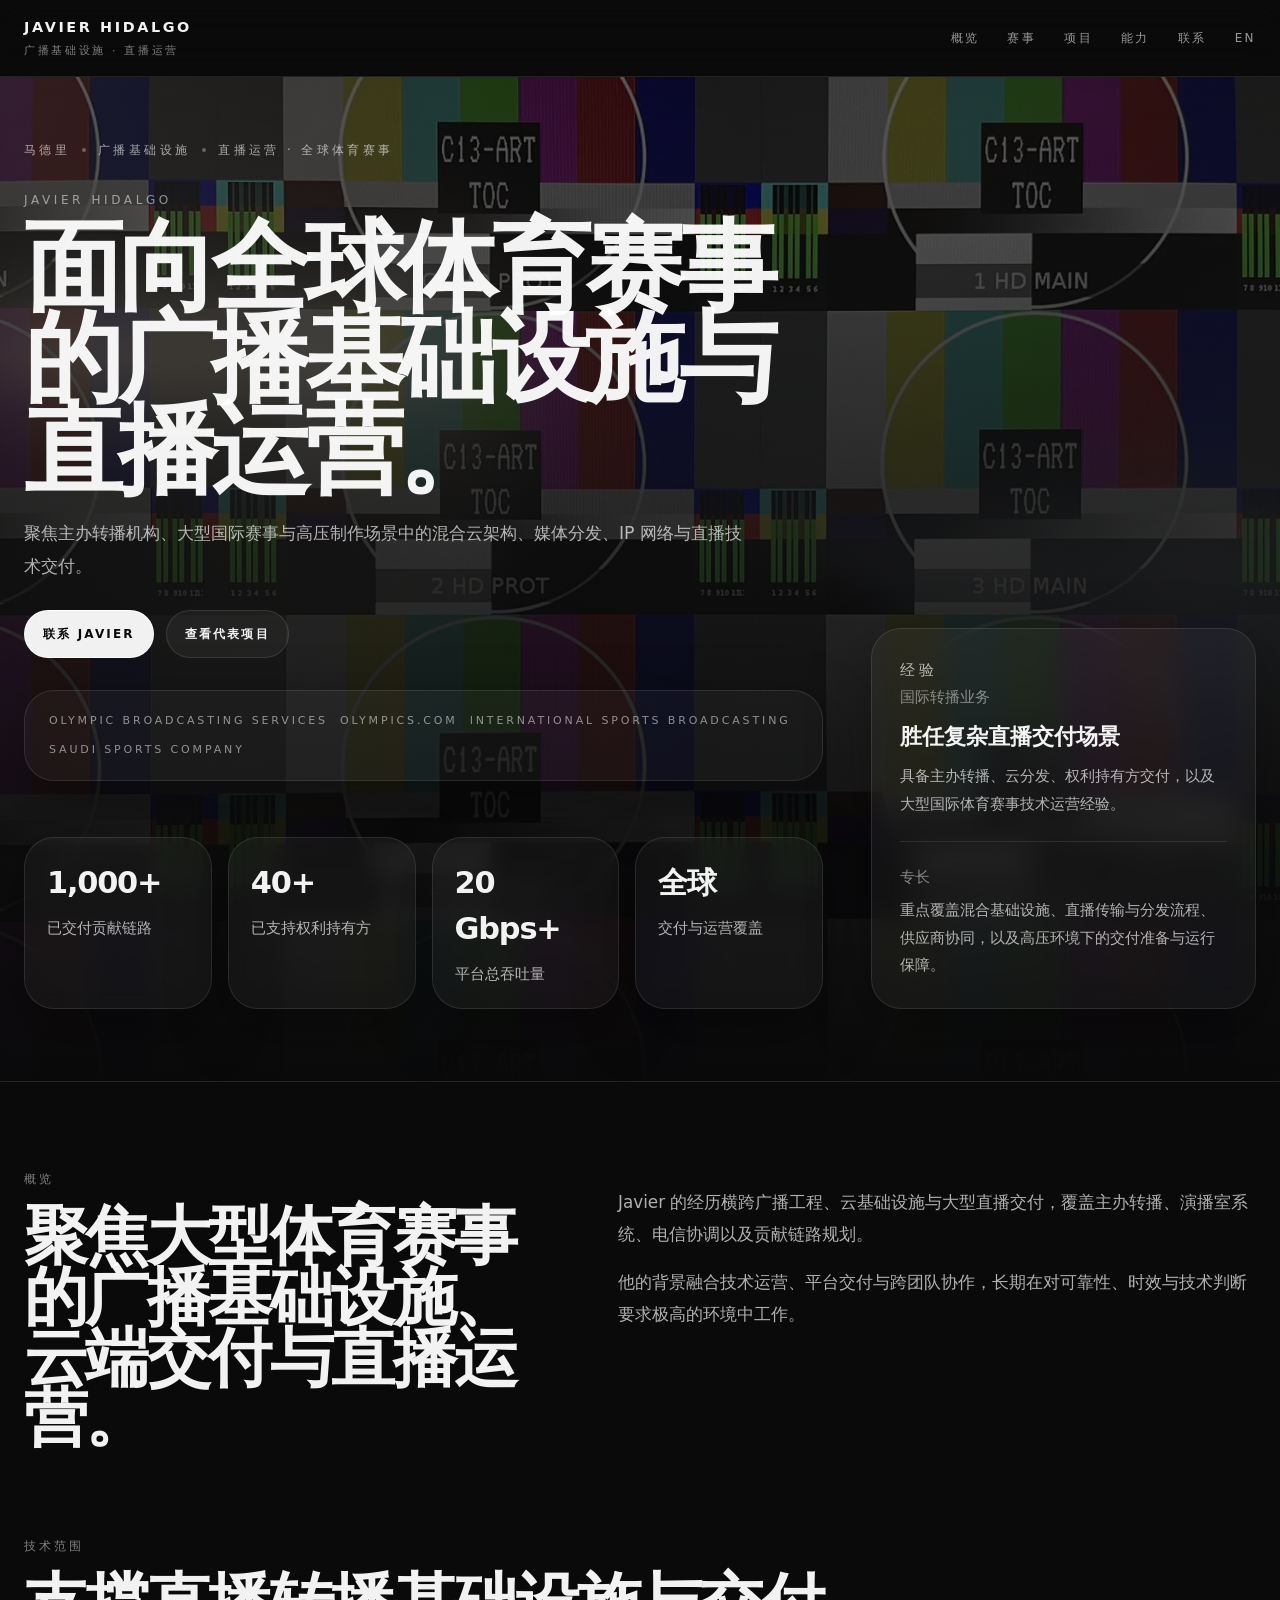
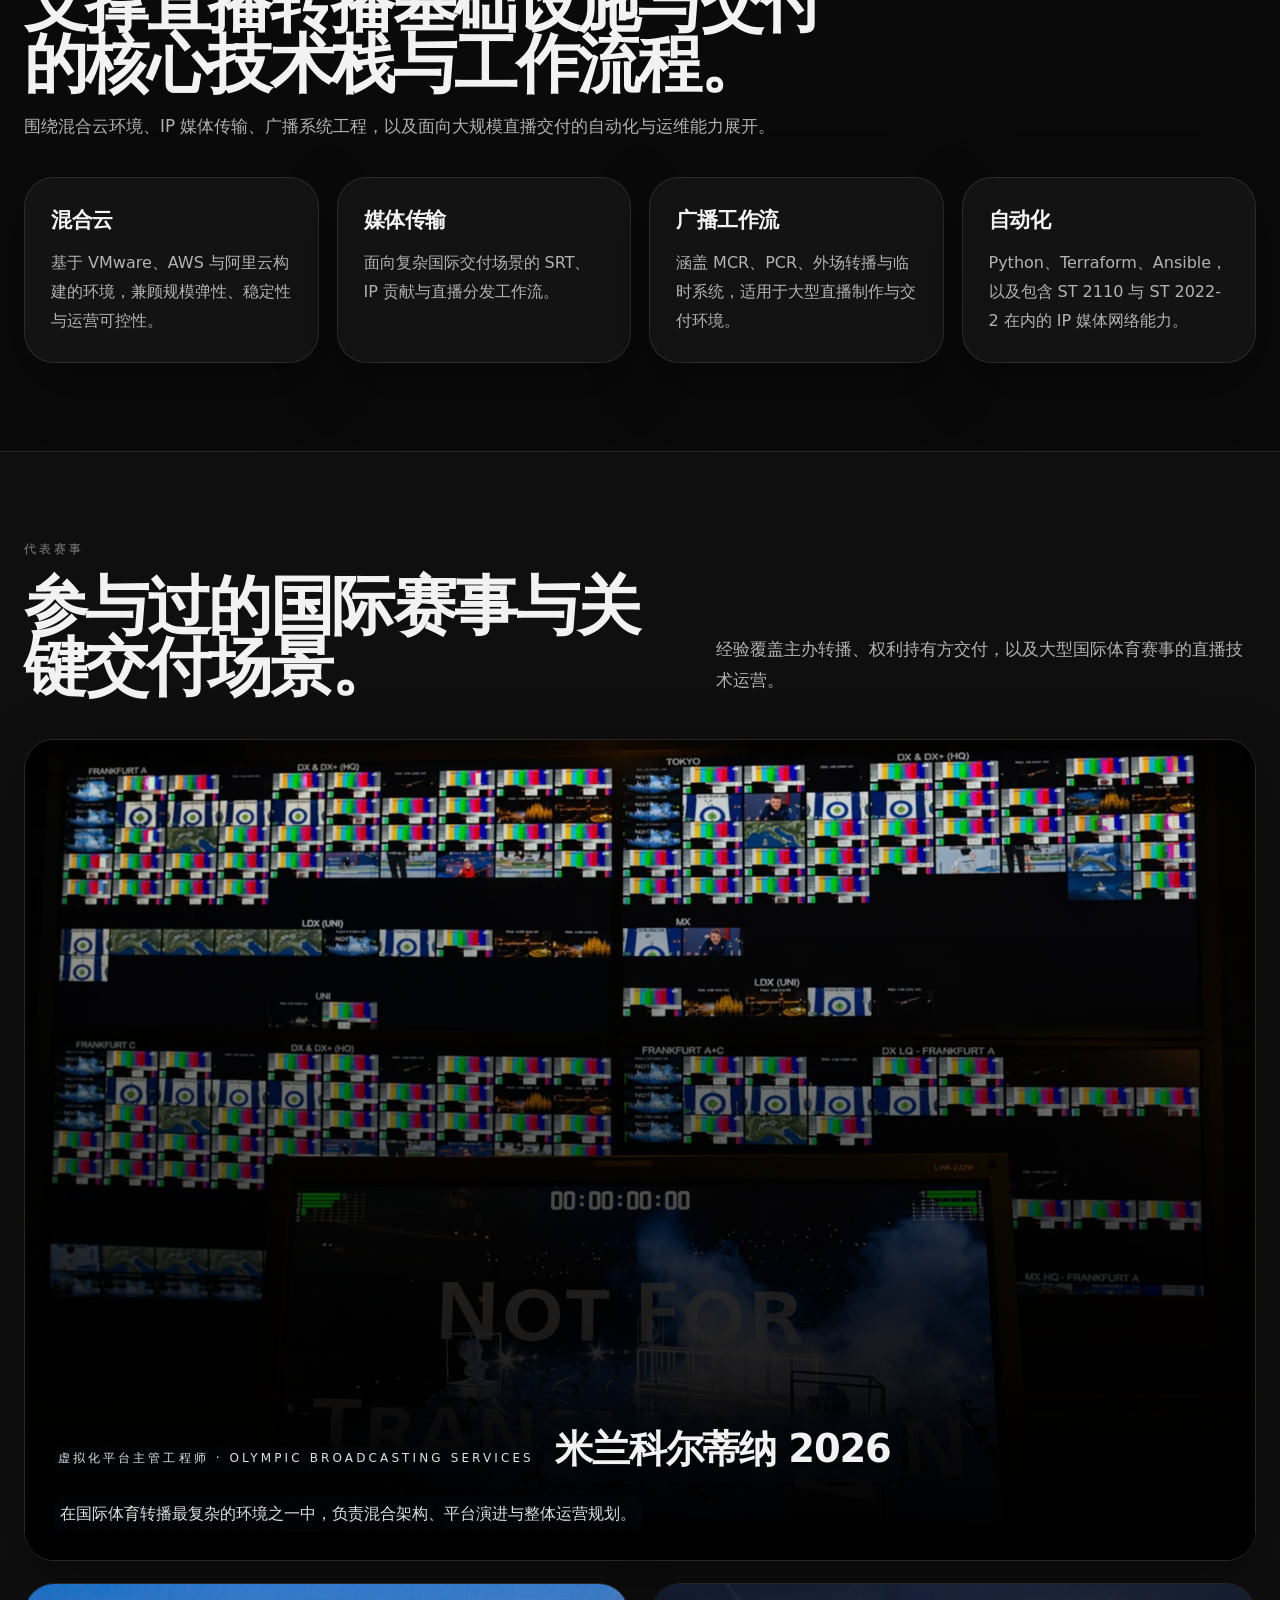
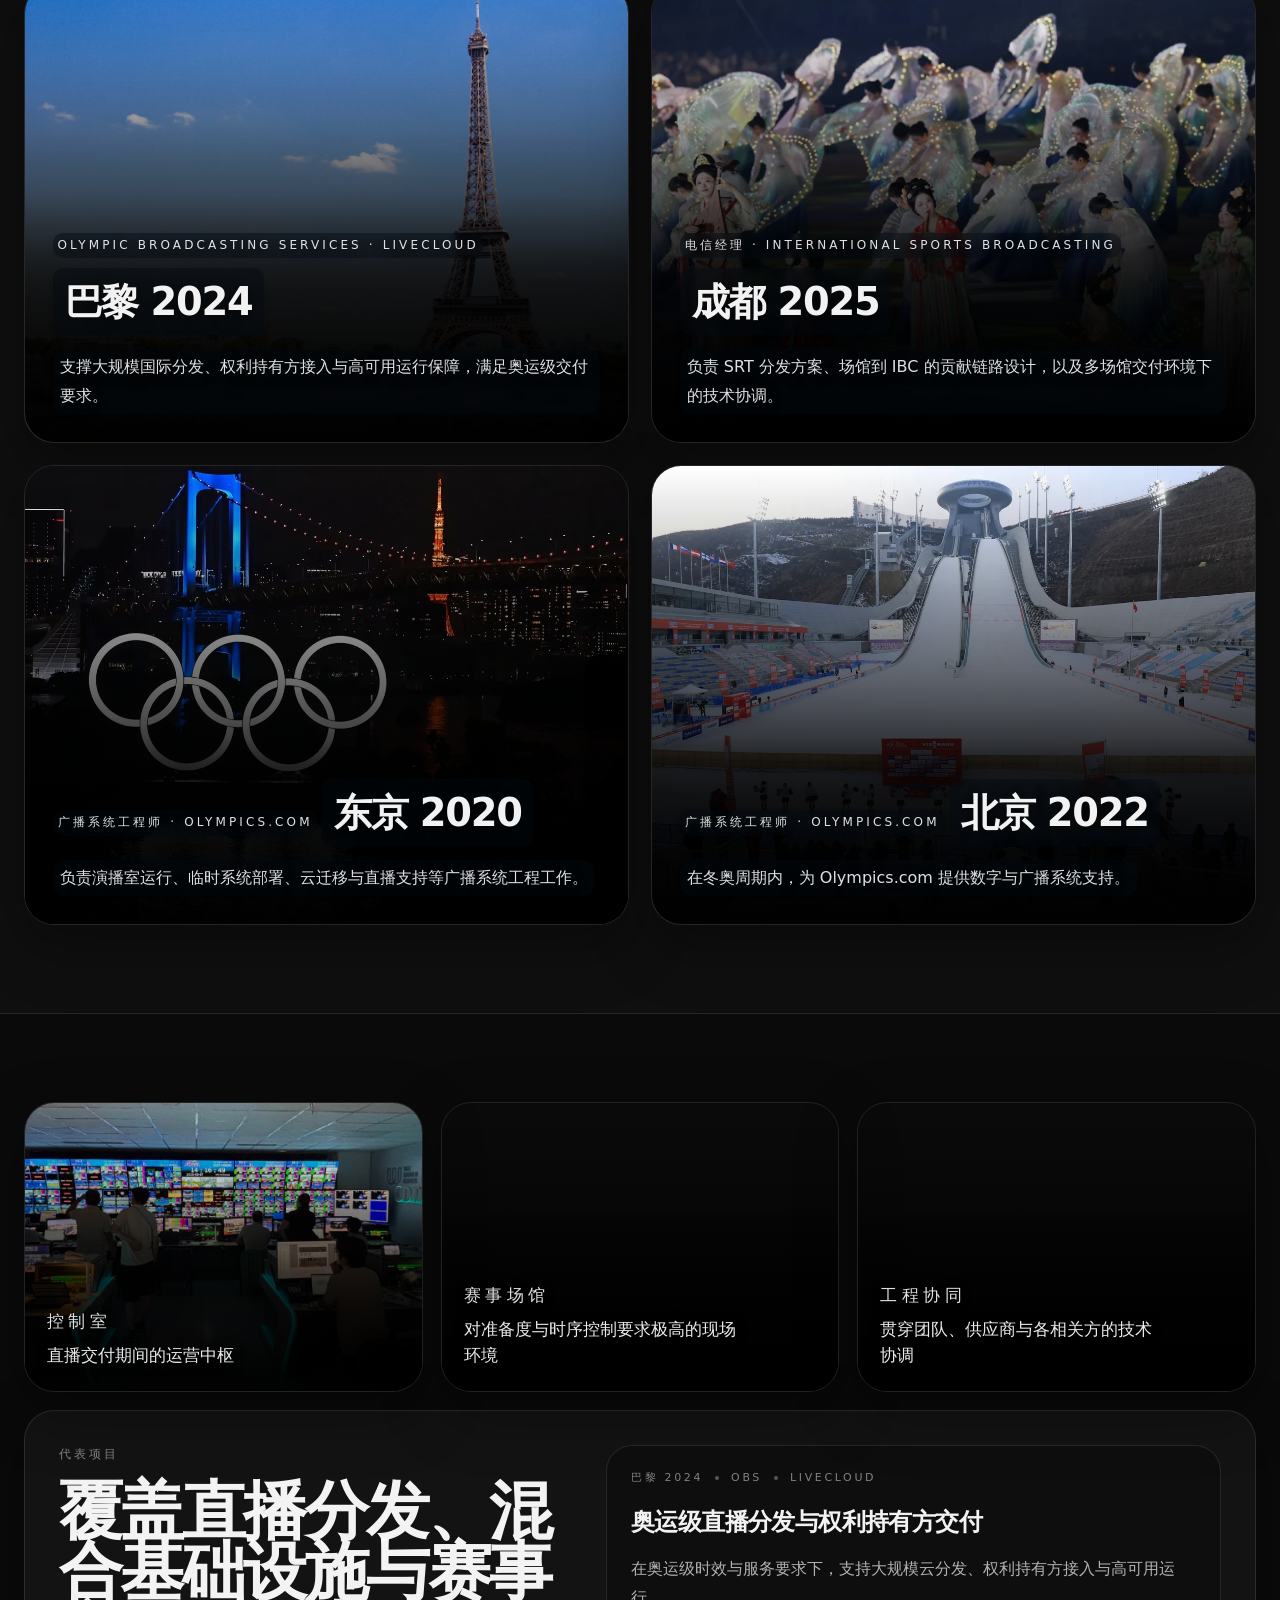
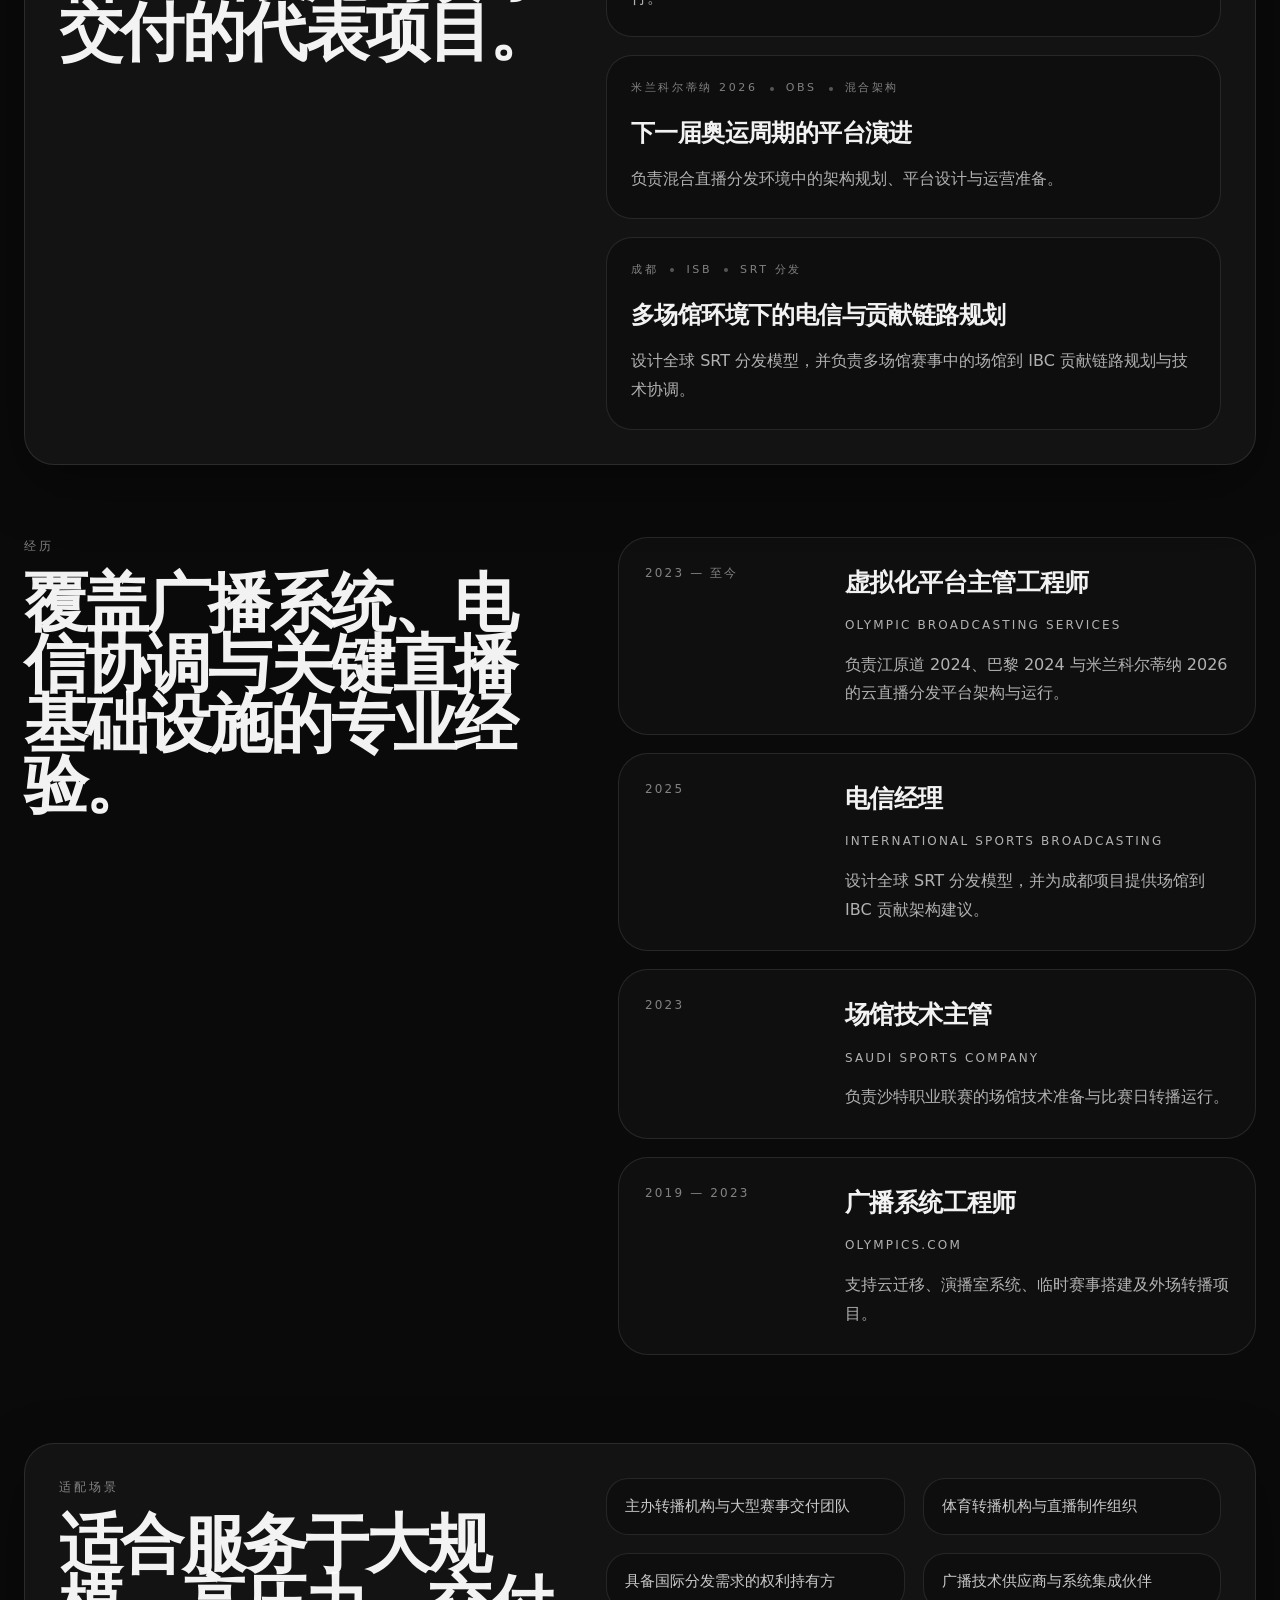
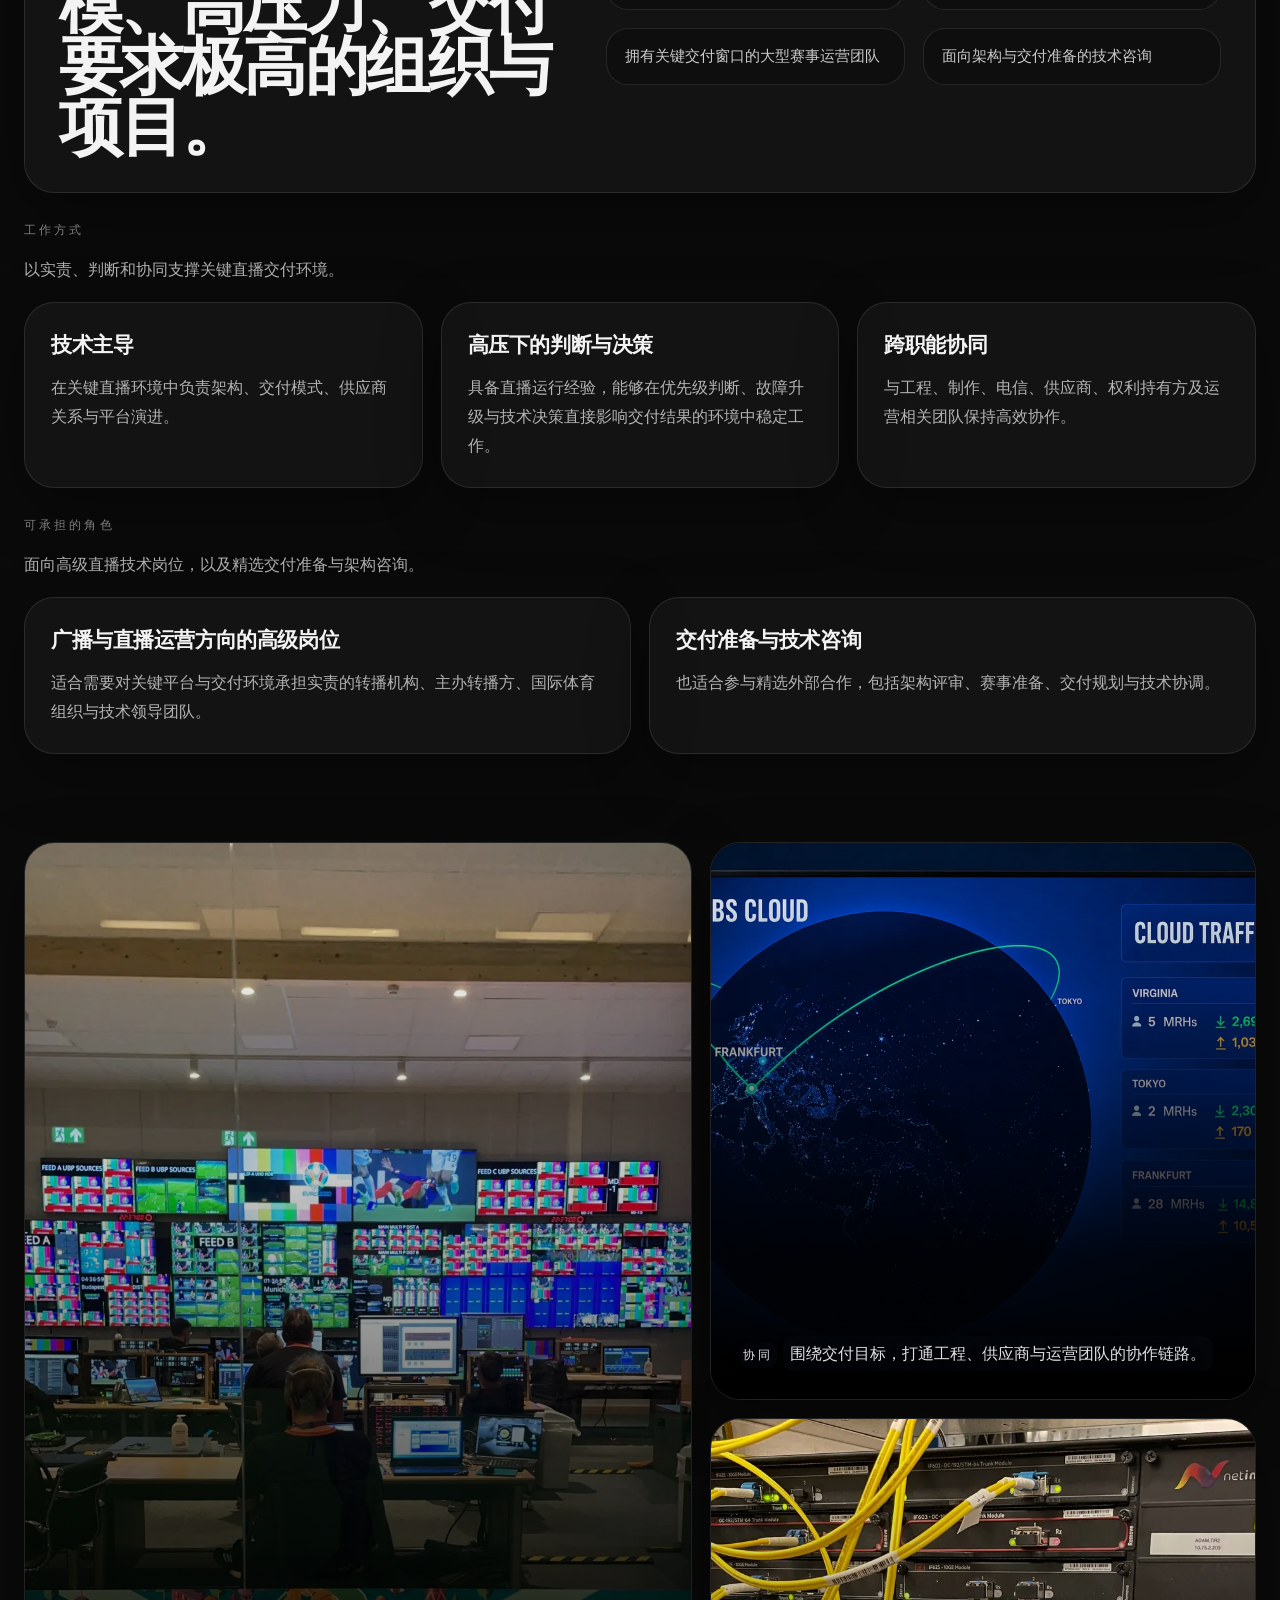
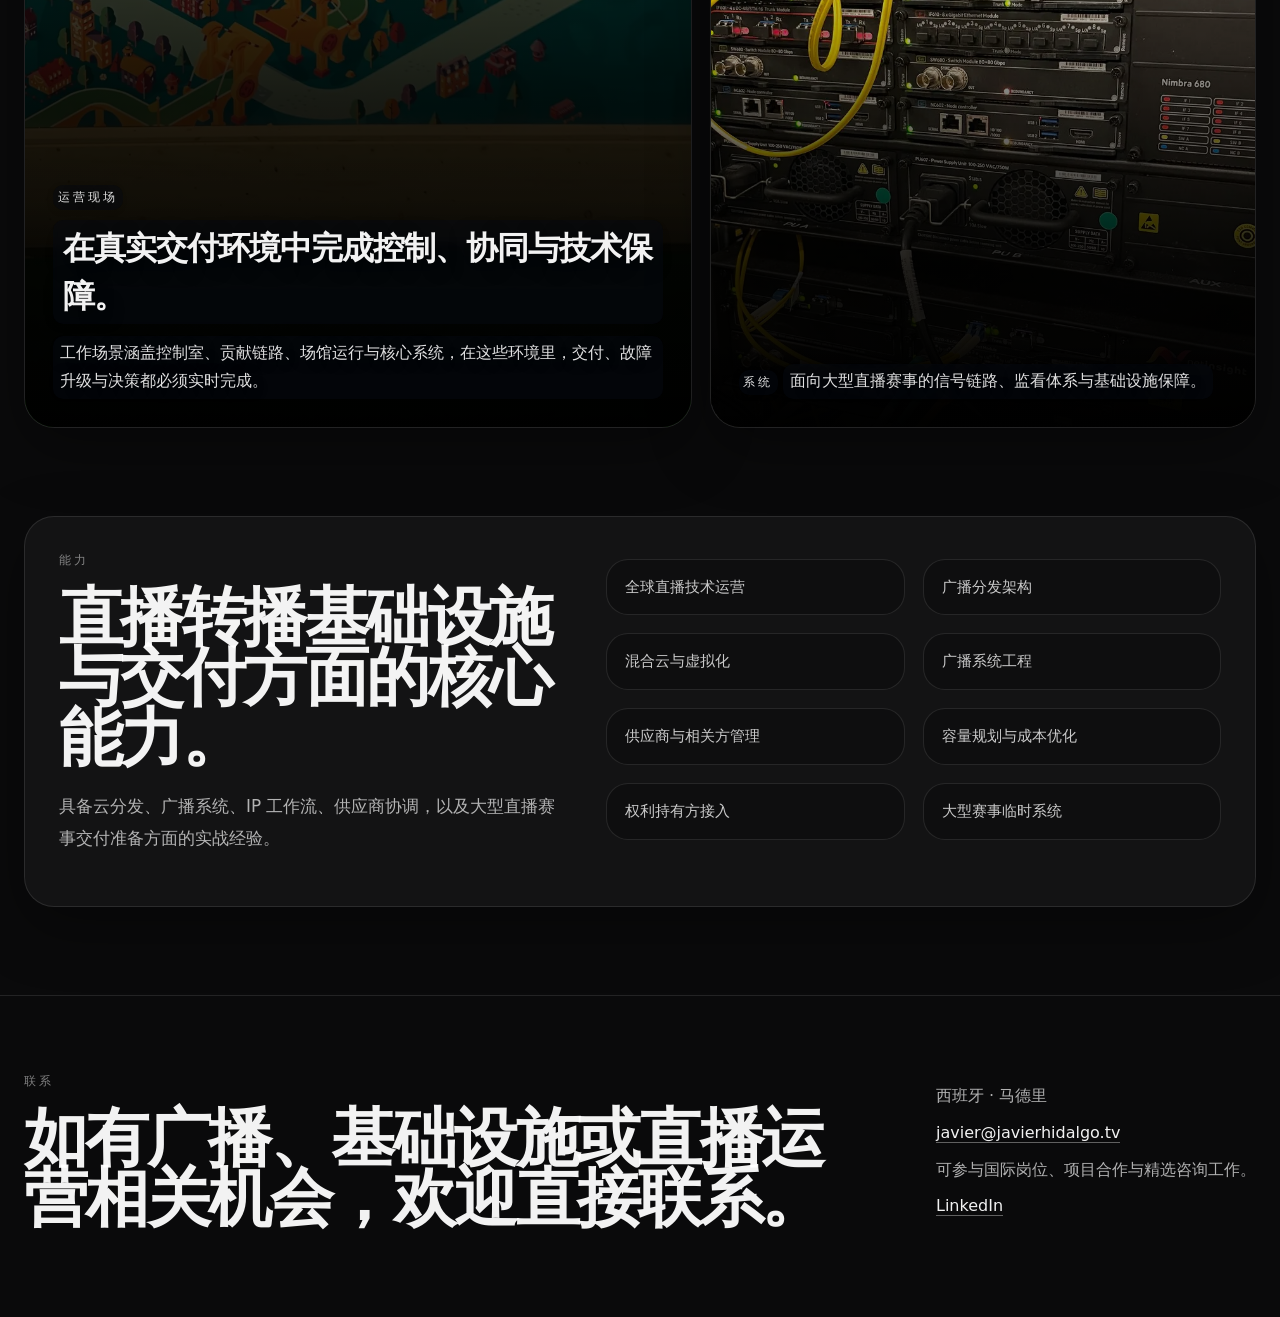
<file: index-zh.html>
<!doctype html>
<html lang="zh-CN">
 <head>
  <!-- Site version: v3.1.3 -->
  <meta name="site-version" content="v3.1.3" />
  <meta charset="utf-8"/>
  <meta content="width=device-width, initial-scale=1.0" name="viewport"/>
  <title>
   Javier Hidalgo | 广播基础设施与直播运营
  </title>
  <meta content="面向全球体育赛事的广播基础设施与直播运营。专注混合云架构、媒体分发、IP 网络，以及高压直播环境下的技术交付。" name="description"/>
  <meta content="#09090b" name="theme-color"/>
  <link href="images/favicon.ico" rel="icon" type="image/x-icon"/>
  <link href="images/favicon.ico" rel="shortcut icon"/>
  <meta content="Javier Hidalgo | 广播基础设施与直播运营" property="og:title"/>
  <meta content="面向全球体育赛事的广播基础设施与直播运营。" property="og:description"/>
  <meta content="website" property="og:type"/>
  <meta content="https://javierhidalgo.tv/images/hero.webp" property="og:image"/>
  <link as="image" fetchpriority="high" href="images/hero.webp" rel="preload" type="image/webp"/>
  <link href="css/styles.css" rel="stylesheet"/>
  <meta content="index,follow,max-image-preview:large,max-snippet:-1,max-video-preview:-1" name="robots"/>
  <link href="https://javierhidalgo.tv/index-zh.html" rel="canonical"/>
  <link href="https://javierhidalgo.tv/" hreflang="en" rel="alternate"/>
  <link href="https://javierhidalgo.tv/index-zh.html" hreflang="zh-CN" rel="alternate"/>
  <link href="https://javierhidalgo.tv/" hreflang="x-default" rel="alternate"/>
  <meta content="https://javierhidalgo.tv/index-zh.html" property="og:url"/>
  <meta content="zh_CN" property="og:locale"/>
  <meta content="Javier Hidalgo" property="og:site_name"/>
  <meta content="summary_large_image" name="twitter:card"/>
 </head>
 <body>
<header class="topbar">
   <div class="container topbar-inner">
    <a aria-label="Javier Hidalgo 首页" class="brand-home" href="index-zh.html">
     <p class="brand-title">
      Javier Hidalgo
     </p>
     <p class="brand-sub">
      广播基础设施 &middot; 直播运营
     </p>
    </a>
    <nav aria-label="主导航" class="nav">
     <a href="#profile">
      概览
     </a>
     <a href="#events">
      赛事
     </a>
     <a href="#projects">
      项目
     </a>
     <a href="#capabilities">
      能力
     </a>
     <a href="#contact">
      联系
     </a>
     <a href="index.html">
      EN
     </a>
    </nav>
   </div>
  </header>
  <section class="hero">
   <div class="container hero-inner">
    <div class="hero-left">
     <div>
      <div class="hero-kicker">
       <span>
        马德里
       </span>
       <span class="dot">
       </span>
       <span>
        广播基础设施
       </span>
       <span class="dot">
       </span>
       <span>
        直播运营 &middot; 全球体育赛事
       </span>
      </div>
      <div style="margin-top: 32px">
       <p class="hero-name">
        Javier Hidalgo
       </p>
       <h1 class="hero-title">
        面向全球体育赛事的广播基础设施与直播运营。
       </h1>
       <p class="hero-text">
        聚焦主办转播机构、大型国际赛事与高压制作场景中的混合云架构、媒体分发、IP
                网络与直播技术交付。
       </p>
       <div class="hero-actions">
        <a class="button button-primary" href="mailto:javier@javierhidalgo.tv">
         联系 Javier
        </a>
        <a class="button button-outline" href="#projects">
         查看代表项目
        </a>
       </div>
      </div>
      <div class="chip-row" style="margin-top: 32px">
       <span>
        Olympic Broadcasting Services
       </span>
       <span>
        Olympics.com
       </span>
       <span>
        International Sports Broadcasting
       </span>
       <span>
        Saudi Sports Company
       </span>
      </div>
     </div>
     <div class="stats">
      <div class="stat">
       <div class="stat-value">
        1,000+
       </div>
       <div class="stat-label">
        已交付贡献链路
       </div>
      </div>
      <div class="stat">
       <div class="stat-value">
        40+
       </div>
       <div class="stat-label">
        已支持权利持有方
       </div>
      </div>
      <div class="stat">
       <div class="stat-value">
        20 Gbps+
       </div>
       <div class="stat-label">
        平台总吞吐量
       </div>
      </div>
      <div class="stat">
       <div class="stat-value">
        全球
       </div>
       <div class="stat-label">
        交付与运营覆盖
       </div>
      </div>
     </div>
    </div>
    <aside class="panel hero-aside">
     <p class="eyebrow">
      经验
     </p>
     <p style="
              color: var(--muted-2);
              font-size: 0.95rem;
              margin-bottom: 6px;
            ">
      国际转播业务
     </p>
     <h3>
      胜任复杂直播交付场景
     </h3>
     <p>
      具备主办转播、云分发、权利持有方交付，以及大型国际体育赛事技术运营经验。
     </p>
     <div class="divider">
     </div>
     <p style="
              color: var(--muted-2);
              font-size: 0.95rem;
              margin-bottom: 6px;
            ">
      专长
     </p>
     <p>
      重点覆盖混合基础设施、直播传输与分发流程、供应商协同，以及高压环境下的交付准备与运行保障。
     </p>
    </aside>
   </div>
  </section>
  <section class="section" id="profile">
   <div class="container two-col">
    <div>
     <p class="eyebrow">
      概览
     </p>
     <h2 class="section-title">
      聚焦大型体育赛事的广播基础设施、云端交付与直播运营。
     </h2>
    </div>
    <div class="lede">
     <p>
      Javier
            的经历横跨广播工程、云基础设施与大型直播交付，覆盖主办转播、演播室系统、电信协调以及贡献链路规划。
     </p>
     <p>
      他的背景融合技术运营、平台交付与跨团队协作，长期在对可靠性、时效与技术判断要求极高的环境中工作。
     </p>
    </div>
   </div>
  </section>
  <section class="section" style="padding-top: 0">
   <div class="container">
    <p class="eyebrow">
     技术范围
    </p>
    <h2 class="section-title" style="max-width: 860px; margin-bottom: 16px">
     支撑直播转播基础设施与交付的核心技术栈与工作流程。
    </h2>
    <p class="lede" style="max-width: 760px; margin: 0 0 34px">
     围绕混合云环境、IP
          媒体传输、广播系统工程，以及面向大规模直播交付的自动化与运维能力展开。
    </p>
    <div class="grid-4">
     <div class="card">
      <h3>
       混合云
      </h3>
      <p>
       基于 VMware、AWS
              与阿里云构建的环境，兼顾规模弹性、稳定性与运营可控性。
      </p>
     </div>
     <div class="card">
      <h3>
       媒体传输
      </h3>
      <p>
       面向复杂国际交付场景的 SRT、IP 贡献与直播分发工作流。
      </p>
     </div>
     <div class="card">
      <h3>
       广播工作流
      </h3>
      <p>
       涵盖 MCR、PCR、外场转播与临时系统，适用于大型直播制作与交付环境。
      </p>
     </div>
     <div class="card">
      <h3>
       自动化
      </h3>
      <p>
       Python、Terraform、Ansible，以及包含 ST 2110 与 ST 2022-2 在内的
              IP 媒体网络能力。
      </p>
     </div>
    </div>
   </div>
  </section>
  <section class="section section-soft" id="events">
   <div class="container">
    <div class="two-col" style="grid-template-columns: 1fr auto; gap: 32px; align-items: end">
     <div>
      <p class="eyebrow">
       代表赛事
      </p>
      <h2 class="section-title">
       参与过的国际赛事与关键交付场景。
      </h2>
     </div>
     <p class="lede" style="max-width: 540px; margin: 0">
      经验覆盖主办转播、权利持有方交付，以及大型国际体育赛事的直播技术运营。
     </p>
    </div>
    <div class="feature-grid">
     <article class="feature feature-large">
      <img alt="米兰科尔蒂纳 2026 control room" decoding="async" height="1066" loading="lazy" src="images/milano-cortina-2026.webp" width="1600"/>
      <div class="feature-copy">
       <p class="eyebrow">
        虚拟化平台主管工程师 &middot; Olympic Broadcasting Services
       </p>
       <h3>
        米兰科尔蒂纳 2026
       </h3>
       <p>
        在国际体育转播最复杂的环境之一中，负责混合架构、平台演进与整体运营规划。
       </p>
      </div>
     </article>
     <article class="feature">
      <img alt="巴黎 2024 Eiffel Tower" decoding="async" height="1067" loading="lazy" src="images/paris2024.avif" width="1600"/>
      <div class="feature-copy">
       <p class="eyebrow">
        Olympic Broadcasting Services &middot; LiveCloud
       </p>
       <h3>
        巴黎 2024
       </h3>
       <p>
        支撑大规模国际分发、权利持有方接入与高可用运行保障，满足奥运级交付要求。
       </p>
      </div>
     </article>
     <article class="feature">
      <img alt="成都 2025 opening ceremony" decoding="async" height="1076" loading="lazy" src="images/chengdu-2025.webp" width="1600"/>
      <div class="feature-copy">
       <p class="eyebrow">
        电信经理 &middot; International Sports Broadcasting
       </p>
       <h3>
        成都 2025
       </h3>
       <p>
        负责 SRT 分发方案、场馆到 IBC
                的贡献链路设计，以及多场馆交付环境下的技术协调。
       </p>
      </div>
     </article>
     <article class="feature">
      <img alt="东京 2020 broadcast operations" decoding="async" height="900" loading="lazy" src="images/tokyo-2020.webp" width="1600"/>
      <div class="feature-copy">
       <p class="eyebrow">
        广播系统工程师 &middot; Olympics.com
       </p>
       <h3>
        东京 2020
       </h3>
       <p>
        负责演播室运行、临时系统部署、云迁移与直播支持等广播系统工程工作。
       </p>
      </div>
     </article>
     <article class="feature">
      <img alt="北京 2022 Winter Games broadcast environment" decoding="async" height="900" loading="lazy" src="images/beijing-2022.webp" width="1600"/>
      <div class="feature-copy">
       <p class="eyebrow">
        广播系统工程师 &middot; Olympics.com
       </p>
       <h3>
        北京 2022
       </h3>
       <p>
        在冬奥周期内，为 Olympics.com 提供数字与广播系统支持。
       </p>
      </div>
     </article>
    </div>
   </div>
  </section>
  <section class="section" id="projects">
   <div class="container">
    <div class="visual-strip">
     <article class="visual-card">
      <img alt="Broadcast operations room" decoding="async" height="688" loading="lazy" src="images/control-room.webp" width="1600"/>
      <div class="copy">
       <p class="eyebrow">
        控制室
       </p>
       <p>
        直播交付期间的运营中枢
       </p>
      </div>
     </article>
     <article class="visual-card">
      <img alt="Large venue" decoding="async" height="900" loading="lazy" src="images/venue.webp" width="1600"/>
      <div class="copy">
       <p class="eyebrow">
        赛事场馆
       </p>
       <p>
        对准备度与时序控制要求极高的现场环境
       </p>
      </div>
     </article>
     <article class="visual-card">
      <img alt="Engineering collaboration" decoding="async" height="1200" loading="lazy" src="images/video-mixer.webp" width="1600"/>
      <div class="copy">
       <p class="eyebrow">
        工程协同
       </p>
       <p>
        贯穿团队、供应商与各相关方的技术协调
       </p>
      </div>
     </article>
    </div>
    <div class="panel project-panel" style="margin-top: 18px">
     <div class="two-col" style="gap: 44px">
      <div>
       <p class="eyebrow">
        代表项目
       </p>
       <h2 class="section-title">
        覆盖直播分发、混合基础设施与赛事交付的代表项目。
       </h2>
      </div>
      <div class="project-list">
       <article class="project-item">
        <div class="meta">
         <span>
          巴黎 2024
         </span>
         <span class="dot">
         </span>
         <span>
          OBS
         </span>
         <span class="dot">
         </span>
         <span>
          LiveCloud
         </span>
        </div>
        <h3>
         奥运级直播分发与权利持有方交付
        </h3>
        <p>
         在奥运级时效与服务要求下，支持大规模云分发、权利持有方接入与高可用运行。
        </p>
       </article>
       <article class="project-item">
        <div class="meta">
         <span>
          米兰科尔蒂纳 2026
         </span>
         <span class="dot">
         </span>
         <span>
          OBS
         </span>
         <span class="dot">
         </span>
         <span>
          混合架构
         </span>
        </div>
        <h3>
         下一届奥运周期的平台演进
        </h3>
        <p>
         负责混合直播分发环境中的架构规划、平台设计与运营准备。
        </p>
       </article>
       <article class="project-item">
        <div class="meta">
         <span>
          成都
         </span>
         <span class="dot">
         </span>
         <span>
          ISB
         </span>
         <span class="dot">
         </span>
         <span>
          SRT 分发
         </span>
        </div>
        <h3>
         多场馆环境下的电信与贡献链路规划
        </h3>
        <p>
         设计全球 SRT 分发模型，并负责多场馆赛事中的场馆到 IBC
                  贡献链路规划与技术协调。
        </p>
       </article>
      </div>
     </div>
    </div>
    <div class="two-col" style="margin-top: 72px">
     <div>
      <p class="eyebrow">
       经历
      </p>
      <h2 class="section-title">
       覆盖广播系统、电信协调与关键直播基础设施的专业经验。
      </h2>
     </div>
     <div class="timeline">
      <article class="timeline-item">
       <div class="timeline-period">
        2023 &mdash; 至今
       </div>
       <div>
        <h3>
         虚拟化平台主管工程师
        </h3>
        <p class="timeline-company">
         Olympic Broadcasting Services
        </p>
        <p>
         负责江原道 2024、巴黎 2024 与米兰科尔蒂纳 2026
                  的云直播分发平台架构与运行。
        </p>
       </div>
      </article>
      <article class="timeline-item">
       <div class="timeline-period">
        2025
       </div>
       <div>
        <h3>
         电信经理
        </h3>
        <p class="timeline-company">
         International Sports Broadcasting
        </p>
        <p>
         设计全球 SRT 分发模型，并为成都项目提供场馆到 IBC
                  贡献架构建议。
        </p>
       </div>
      </article>
      <article class="timeline-item">
       <div class="timeline-period">
        2023
       </div>
       <div>
        <h3>
         场馆技术主管
        </h3>
        <p class="timeline-company">
         Saudi Sports Company
        </p>
        <p>
         负责沙特职业联赛的场馆技术准备与比赛日转播运行。
        </p>
       </div>
      </article>
      <article class="timeline-item">
       <div class="timeline-period">
        2019 &mdash; 2023
       </div>
       <div>
        <h3>
         广播系统工程师
        </h3>
        <p class="timeline-company">
         Olympics.com
        </p>
        <p>
         支持云迁移、演播室系统、临时赛事搭建及外场转播项目。
        </p>
       </div>
      </article>
     </div>
    </div>
   </div>
  </section>
  <section class="section" style="padding-top: 0">
   <div class="container">
    <div class="panel market-panel">
     <div class="two-col" style="gap: 44px">
      <div>
       <p class="eyebrow">
        适配场景
       </p>
       <h2 class="section-title">
        适合服务于大规模、高压力、交付要求极高的组织与项目。
       </h2>
      </div>
      <div class="grid-2">
       <div class="tag">
        主办转播机构与大型赛事交付团队
       </div>
       <div class="tag">
        体育转播机构与直播制作组织
       </div>
       <div class="tag">
        具备国际分发需求的权利持有方
       </div>
       <div class="tag">
        广播技术供应商与系统集成伙伴
       </div>
       <div class="tag">
        拥有关键交付窗口的大型赛事运营团队
       </div>
       <div class="tag">
        面向架构与交付准备的技术咨询
       </div>
      </div>
     </div>
    </div>
    <div class="card-group-heading">
     <p class="eyebrow">
      工作方式
     </p>
     <p>
      以实责、判断和协同支撑关键直播交付环境。
     </p>
    </div>
    <div class="authority-grid">
     <div class="card">
      <h3>
       技术主导
      </h3>
      <p>
       在关键直播环境中负责架构、交付模式、供应商关系与平台演进。
      </p>
     </div>
     <div class="card">
      <h3>
       高压下的判断与决策
      </h3>
      <p>
       具备直播运行经验，能够在优先级判断、故障升级与技术决策直接影响交付结果的环境中稳定工作。
      </p>
     </div>
     <div class="card">
      <h3>
       跨职能协同
      </h3>
      <p>
       与工程、制作、电信、供应商、权利持有方及运营相关团队保持高效协作。
      </p>
     </div>
    </div>
    <div class="card-group-heading">
     <p class="eyebrow">
      可承担的角色
     </p>
     <p>
      面向高级直播技术岗位，以及精选交付准备与架构咨询。
     </p>
    </div>
    <div class="opportunity-grid">
     <div class="card">
      <h3>
       广播与直播运营方向的高级岗位
      </h3>
      <p>
       适合需要对关键平台与交付环境承担实责的转播机构、主办转播方、国际体育组织与技术领导团队。
      </p>
     </div>
     <div class="card">
      <h3>
       交付准备与技术咨询
      </h3>
      <p>
       也适合参与精选外部合作，包括架构评审、赛事准备、交付规划与技术协调。
      </p>
     </div>
    </div>
   </div>
  </section>
  <section class="section" style="padding-top: 0">
   <div class="container visual-direction">
    <article class="visual-main">
     <img alt="Technical operations workspace" decoding="async" height="2047" loading="lazy" src="images/ibc.webp" width="1151"/>
     <div class="copy">
      <p class="eyebrow">
       运营现场
      </p>
      <h3>
       在真实交付环境中完成控制、协同与技术保障。
      </h3>
      <p>
       工作场景涵盖控制室、贡献链路、场馆运行与核心系统，在这些环境里，交付、故障升级与决策都必须实时完成。
      </p>
     </div>
    </article>
    <div class="visual-small-grid">
     <article class="visual-small">
      <img alt="Team collaboration placeholder" decoding="async" height="1066" loading="lazy" src="images/obs-cloud.webp" width="1600"/>
      <div class="copy">
       <p class="eyebrow">
        协同
       </p>
       <p>
        围绕交付目标，打通工程、供应商与运营团队的协作链路。
       </p>
      </div>
     </article>
     <article class="visual-small">
      <img alt="系统 infrastructure rack" decoding="async" height="960" loading="lazy" src="images/nimbra.webp" width="1262"/>
      <div class="copy">
       <p class="eyebrow">
        系统
       </p>
       <p>
        面向大型直播赛事的信号链路、监看体系与基础设施保障。
       </p>
      </div>
     </article>
    </div>
   </div>
  </section>
  <section class="section" id="capabilities" style="padding-top: 0">
   <div class="container">
    <div class="panel cap-panel">
     <div class="two-col" style="gap: 44px">
      <div>
       <p class="eyebrow">
        能力
       </p>
       <h2 class="section-title">
        直播转播基础设施与交付方面的核心能力。
       </h2>
       <p class="lede" style="max-width: 560px; margin-top: 22px">
        具备云分发、广播系统、IP
                工作流、供应商协调，以及大型直播赛事交付准备方面的实战经验。
       </p>
      </div>
      <div class="grid-2">
       <div class="tag">
        全球直播技术运营
       </div>
       <div class="tag">
        广播分发架构
       </div>
       <div class="tag">
        混合云与虚拟化
       </div>
       <div class="tag">
        广播系统工程
       </div>
       <div class="tag">
        供应商与相关方管理
       </div>
       <div class="tag">
        容量规划与成本优化
       </div>
       <div class="tag">
        权利持有方接入
       </div>
       <div class="tag">
        大型赛事临时系统
       </div>
      </div>
     </div>
    </div>
   </div>
  </section>
  <section class="contact" id="contact">
   <div class="container contact-inner">
    <div>
     <p class="eyebrow">
      联系
     </p>
     <h2 class="section-title" style="max-width: 840px">
      如有广播、基础设施或直播运营相关机会，欢迎直接联系。
     </h2>
    </div>
    <div class="contact-details">
     <p>
      西班牙 &middot; 马德里
     </p>
     <p>
      <a href="mailto:javier@javierhidalgo.tv">
       javier@javierhidalgo.tv
      </a>
     </p>
     <p>
      可参与国际岗位、项目合作与精选咨询工作。
     </p>
     <p>
      <a href="https://www.linkedin.com/in/javierhidalgopro/" rel="noopener noreferrer" target="_blank">
       LinkedIn
      </a>
     </p>
    </div>
   </div>
  </section>
 </body>
</html>
</file>
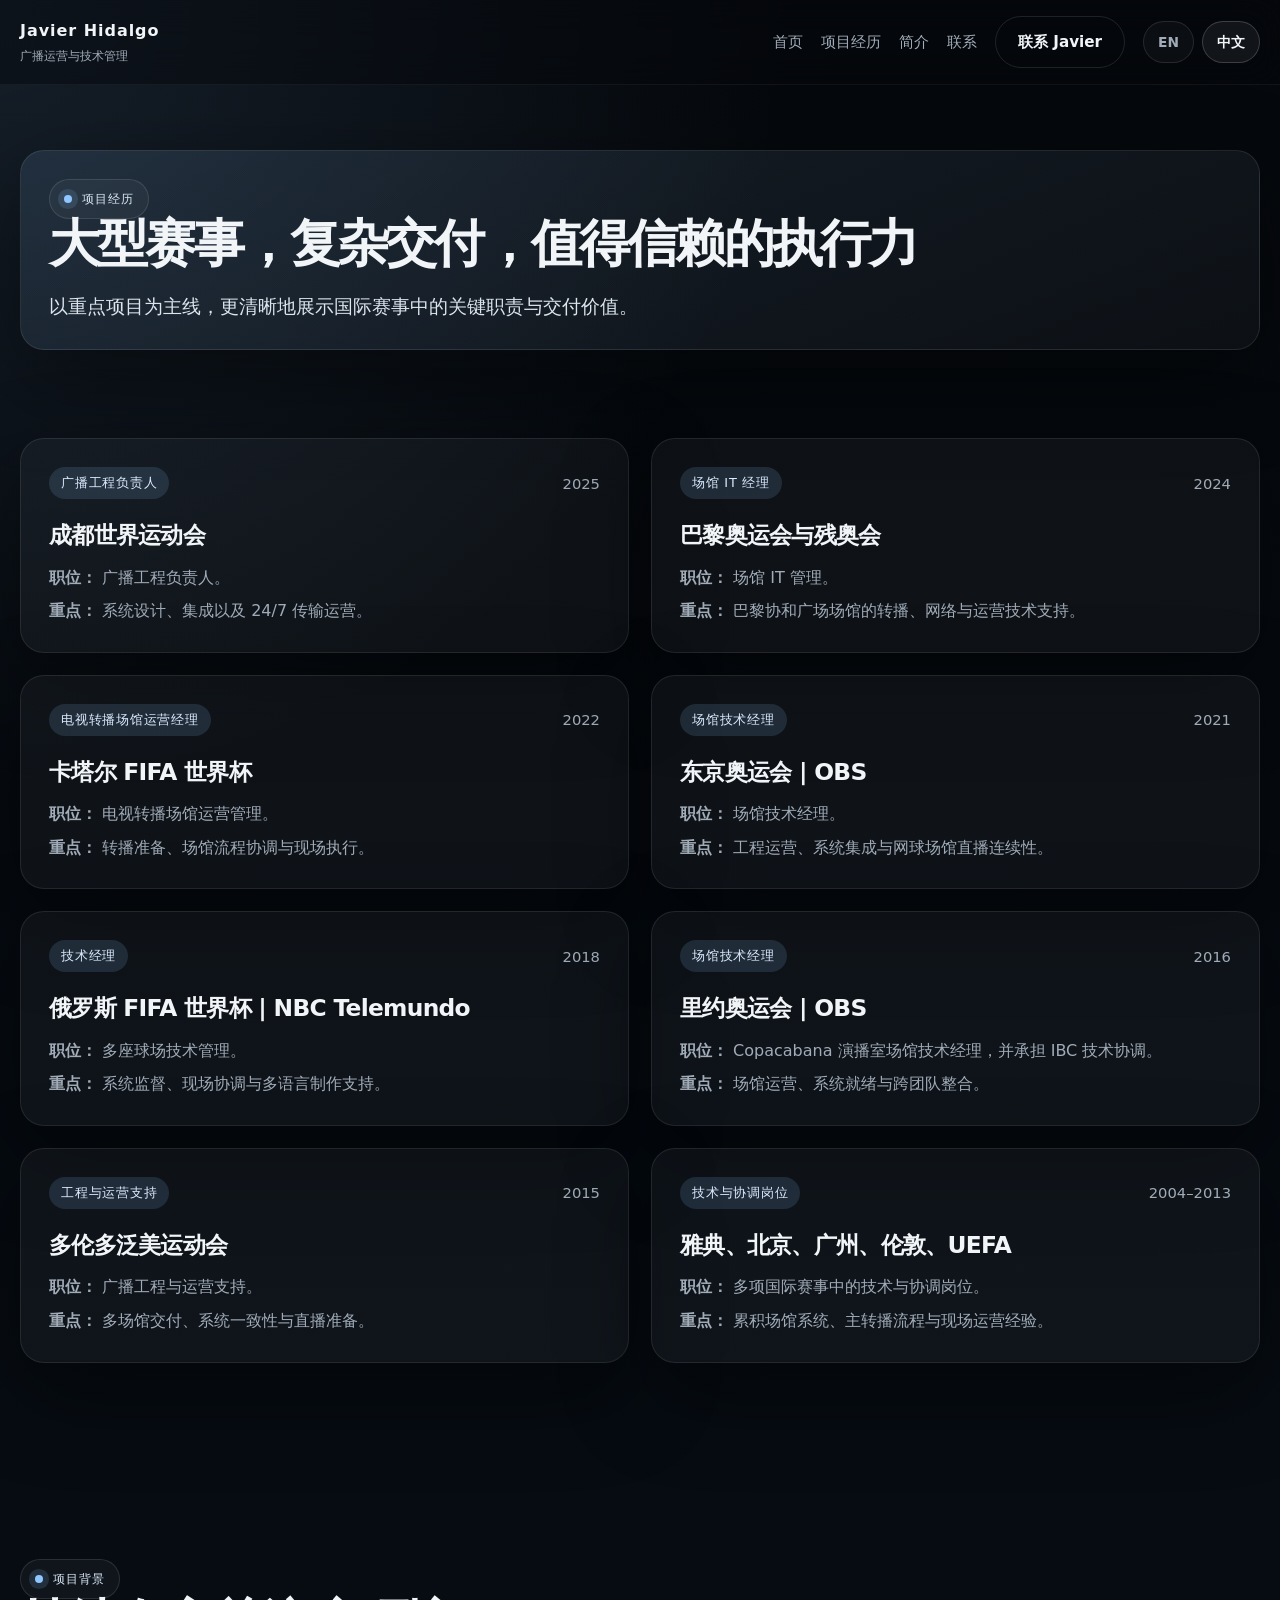
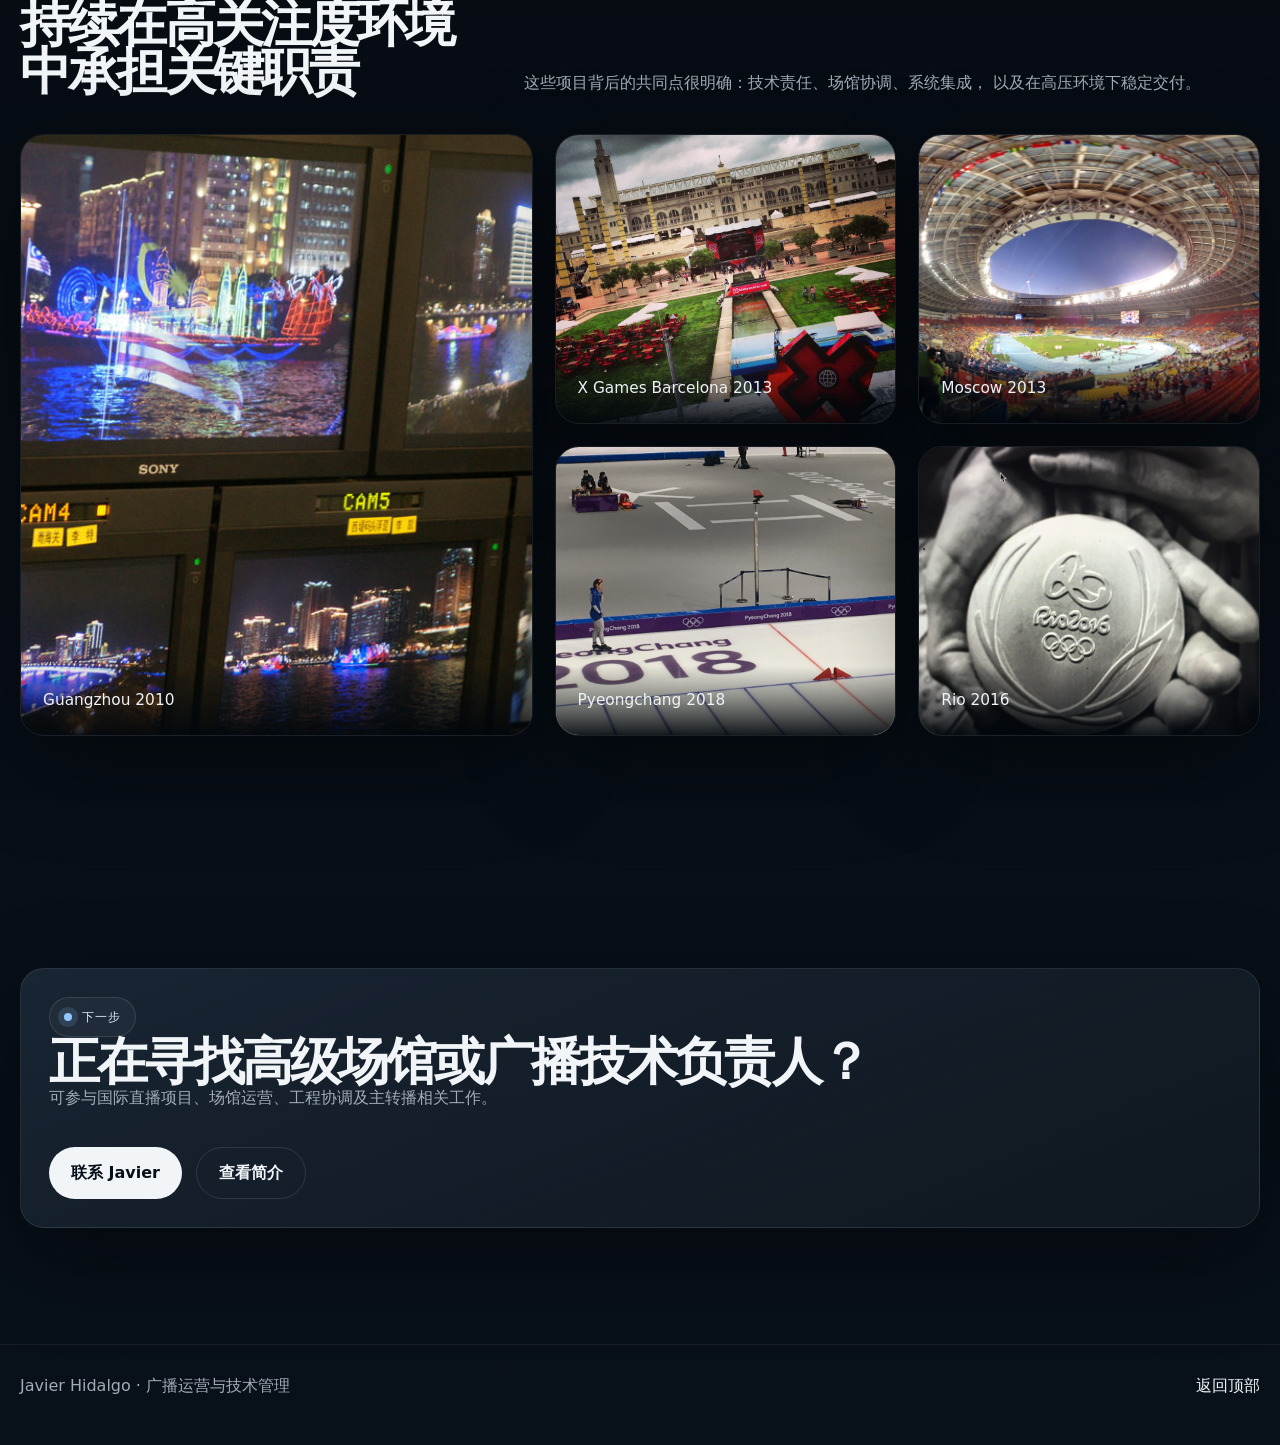
<file: selected-events-zh.html>
<!doctype html>

<html lang="zh">
<head>
<meta charset="utf-8"/>
<meta content="width=device-width, initial-scale=1.0" name="viewport"/>
<title>项目经历 | Javier Hidalgo</title>
<meta content="奥运会、FIFA、UEFA 与大型国际直播活动中的重点项目经验。" name="description"/>
<meta content="index,follow,max-image-preview:large,max-snippet:-1,max-video-preview:-1" name="robots"/>
<link href="https://javierhidalgo.tv/selected-events-zh.html" rel="canonical"/>
<link href="https://javierhidalgo.tv/selected-events.html" hreflang="en" rel="alternate"/>
<link href="https://javierhidalgo.tv/selected-events-zh.html" hreflang="zh" rel="alternate"/>
<link href="https://javierhidalgo.tv/selected-events.html" hreflang="x-default" rel="alternate"/>
<meta content="website" property="og:type"/>
<meta content="项目经历 | Javier Hidalgo" property="og:title"/>
<meta content="奥运会、FIFA、UEFA 与大型国际直播活动中的重点项目经验。" property="og:description"/>
<meta content="https://javierhidalgo.tv/selected-events-zh.html" property="og:url"/>
<meta content="https://javierhidalgo.tv/images/photo3.jpg" property="og:image"/>
<meta content="summary_large_image" name="twitter:card"/>
<link href="favicon.ico" rel="icon" sizes="any"/>
<link href="styles.css" rel="stylesheet"/>
</head>
<body>
<header class="site-header">
<div class="container nav">
<a aria-label="Javier Hidalgo 首页" class="brand" href="index-zh.html">
<span class="brand-name">Javier Hidalgo</span>
<span class="brand-role">广播运营与技术管理</span>
</a>
<button aria-controls="site-menu" aria-expanded="false" class="menu-toggle" type="button">
<span></span>
<span></span>
<span></span>
<span class="sr-only">Open menu</span>
</button>
<nav aria-label="Primary navigation" class="site-nav" id="site-menu">
<a href="index-zh.html">首页</a>
<a href="selected-events-zh.html">项目经历</a>
<a href="about-zh.html">简介</a>
<a href="contact-zh.html">联系</a>
<a class="button button-outline" href="mailto:projects@jhgopro.com" rel="nofollow">
          联系 Javier
        </a>
<div aria-label="Language selector" class="lang-switcher">
<div class="lang-links">
<a class="lang-link" href="selected-events.html" lang="en">EN</a>
<a class="lang-link active" href="selected-events-zh.html" lang="zh">中文</a>
</div>
</div>
</nav>
</div>
</header>
<main id="main">
<section class="page-head" id="top">
<div class="container page-banner reveal">
<div class="eyebrow">项目经历</div>
<h1>大型赛事，复杂交付，值得信赖的执行力</h1>
<p class="lead">
            以重点项目为主线，更清晰地展示国际赛事中的关键职责与交付价值。
          </p>
</div>
</section>
<section class="section-tight">
<div class="container events-grid">
<article class="event-card reveal">
<div class="event-top">
<span class="role">广播工程负责人</span>
<span class="year">2025</span>
</div>
<h3>成都世界运动会</h3>
<p><strong>职位：</strong> 广播工程负责人。</p>
<p><strong>重点：</strong> 系统设计、集成以及 24/7 传输运营。</p>
</article>
<article class="event-card reveal">
<div class="event-top">
<span class="role">场馆 IT 经理</span>
<span class="year">2024</span>
</div>
<h3>巴黎奥运会与残奥会</h3>
<p><strong>职位：</strong> 场馆 IT 管理。</p>
<p>
<strong>重点：</strong>
              巴黎协和广场场馆的转播、网络与运营技术支持。
            </p>
</article>
<article class="event-card reveal">
<div class="event-top">
<span class="role">电视转播场馆运营经理</span>
<span class="year">2022</span>
</div>
<h3>卡塔尔 FIFA 世界杯</h3>
<p><strong>职位：</strong> 电视转播场馆运营管理。</p>
<p><strong>重点：</strong> 转播准备、场馆流程协调与现场执行。</p>
</article>
<article class="event-card reveal">
<div class="event-top">
<span class="role">场馆技术经理</span>
<span class="year">2021</span>
</div>
<h3>东京奥运会 | OBS</h3>
<p><strong>职位：</strong> 场馆技术经理。</p>
<p>
<strong>重点：</strong> 工程运营、系统集成与网球场馆直播连续性。
            </p>
</article>
<article class="event-card reveal">
<div class="event-top">
<span class="role">技术经理</span>
<span class="year">2018</span>
</div>
<h3>俄罗斯 FIFA 世界杯 | NBC Telemundo</h3>
<p><strong>职位：</strong> 多座球场技术管理。</p>
<p><strong>重点：</strong> 系统监督、现场协调与多语言制作支持。</p>
</article>
<article class="event-card reveal">
<div class="event-top">
<span class="role">场馆技术经理</span>
<span class="year">2016</span>
</div>
<h3>里约奥运会 | OBS</h3>
<p>
<strong>职位：</strong> Copacabana 演播室场馆技术经理，并承担 IBC
              技术协调。
            </p>
<p><strong>重点：</strong> 场馆运营、系统就绪与跨团队整合。</p>
</article>
<article class="event-card reveal">
<div class="event-top">
<span class="role">工程与运营支持</span>
<span class="year">2015</span>
</div>
<h3>多伦多泛美运动会</h3>
<p><strong>职位：</strong> 广播工程与运营支持。</p>
<p><strong>重点：</strong> 多场馆交付、系统一致性与直播准备。</p>
</article>
<article class="event-card reveal">
<div class="event-top">
<span class="role">技术与协调岗位</span>
<span class="year">2004–2013</span>
</div>
<h3>雅典、北京、广州、伦敦、UEFA</h3>
<p><strong>职位：</strong> 多项国际赛事中的技术与协调岗位。</p>
<p>
<strong>重点：</strong> 累积场馆系统、主转播流程与现场运营经验。
            </p>
</article>
</div>
</section>
<section class="section">
<div class="container section-head reveal">
<div>
<div class="kicker">项目背景</div>
<h2>持续在高关注度环境中承担关键职责</h2>
</div>
<p>
            这些项目背后的共同点很明确：技术责任、场馆协调、系统集成，
            以及在高压环境下稳定交付。
          </p>
</div>
<div class="container gallery-grid">
<figure class="gallery-item large reveal">
<img alt="Guangzhou 2010 broadcast compound" src="images/photo3.jpg"/>
<figcaption>Guangzhou 2010</figcaption>
</figure>
<figure class="gallery-item reveal">
<img alt="X Games Barcelona 2013 event venue" src="images/photo7.jpg"/>
<figcaption>X Games Barcelona 2013</figcaption>
</figure>
<figure class="gallery-item reveal">
<img alt="Moscow 2013 venue environment" src="images/photo8.jpg"/>
<figcaption>Moscow 2013</figcaption>
</figure>
<figure class="gallery-item reveal">
<img alt="Pyeongchang 2018 speed skating venue" src="images/photo10.jpg"/>
<figcaption>Pyeongchang 2018</figcaption>
</figure>
<figure class="gallery-item reveal">
<img alt="Rio 2016 beach venue broadcast setup" src="images/photo1.jpg"/>
<figcaption>Rio 2016</figcaption>
</figure>
</div>
</section>
<section class="section">
<div class="container cta-block reveal">
<div class="kicker">下一步</div>
<h2>正在寻找高级场馆或广播技术负责人？</h2>
<p>可参与国际直播项目、场馆运营、工程协调及主转播相关工作。</p>
<div class="cta-row">
<a class="button button-primary" href="contact-zh.html">联系 Javier</a>
<a class="button button-outline" href="about-zh.html">查看简介</a>
</div>
</div>
</section>
</main>
<footer class="site-footer">
<div class="container footer-row">
<p>Javier Hidalgo · 广播运营与技术管理</p>
<a href="#top">返回顶部</a>
</div>
</footer>
<script src="script.js"></script>
</body>
</html>
</file>
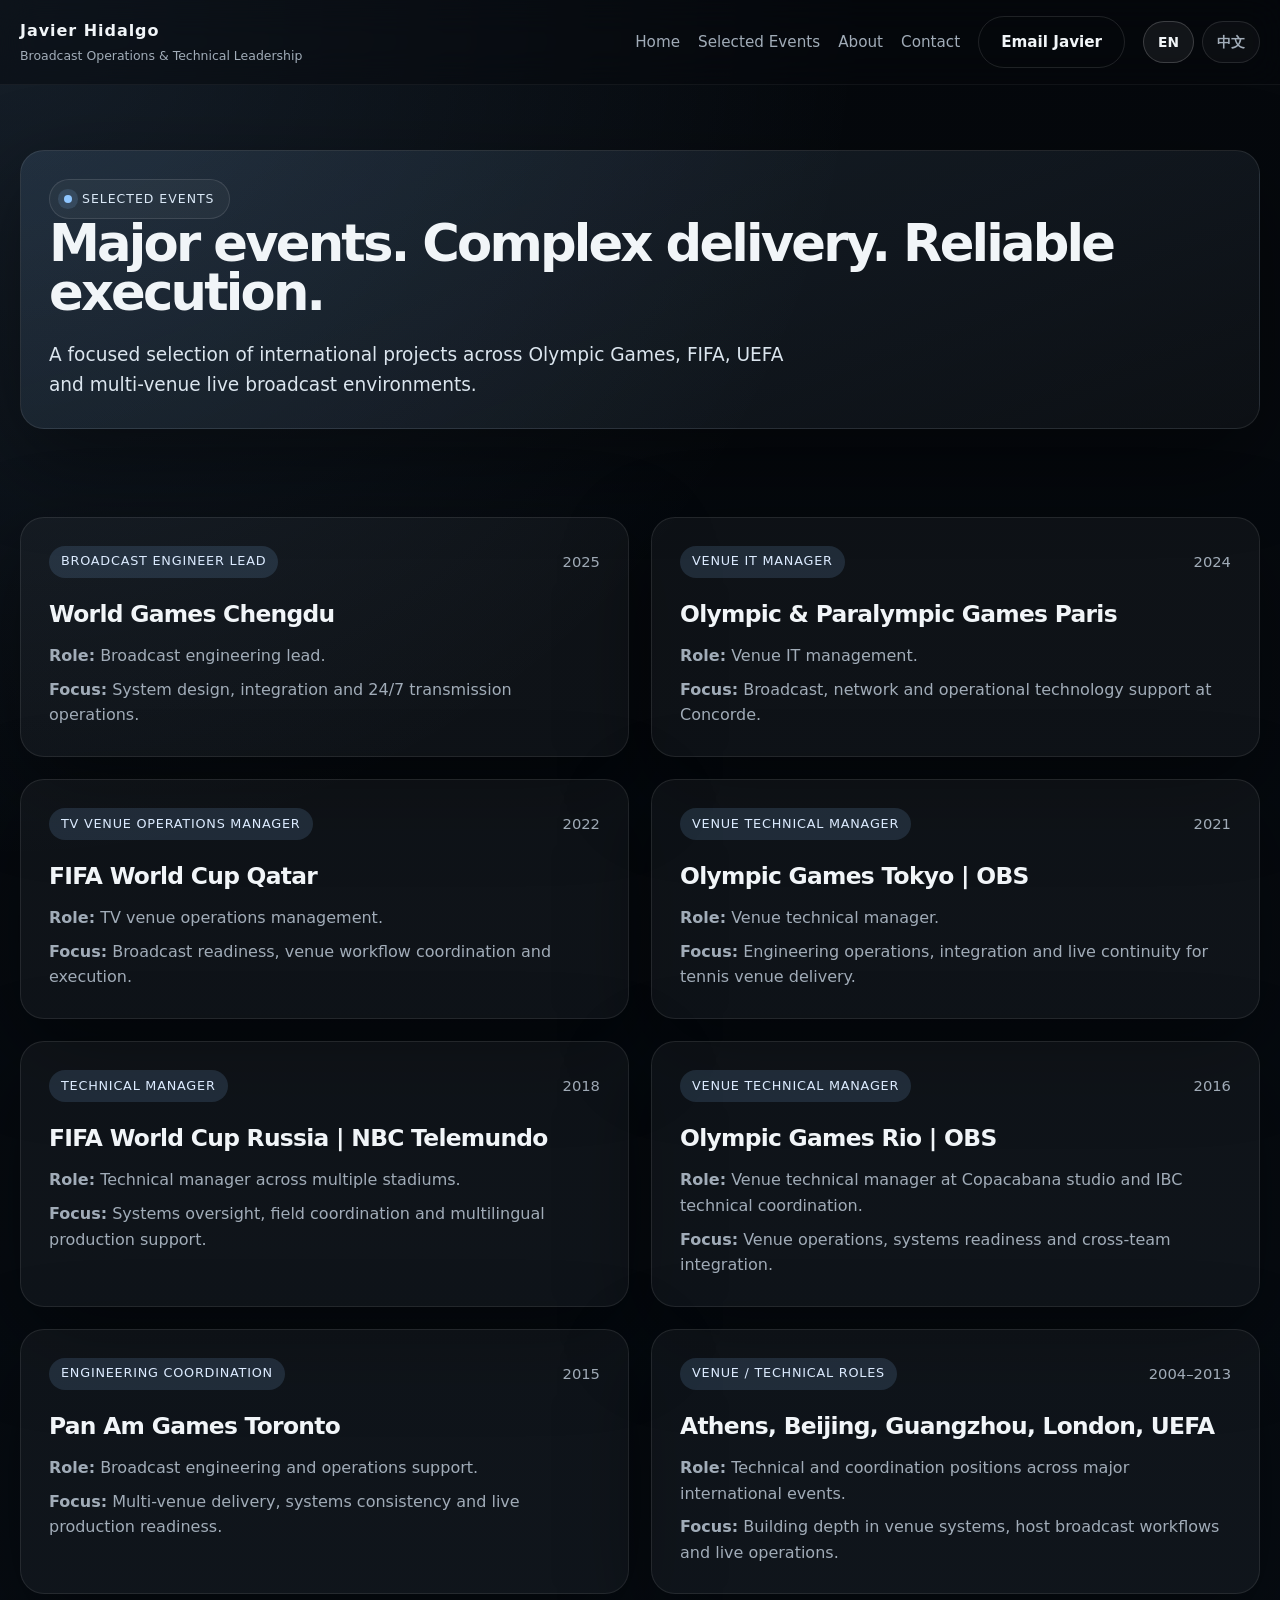
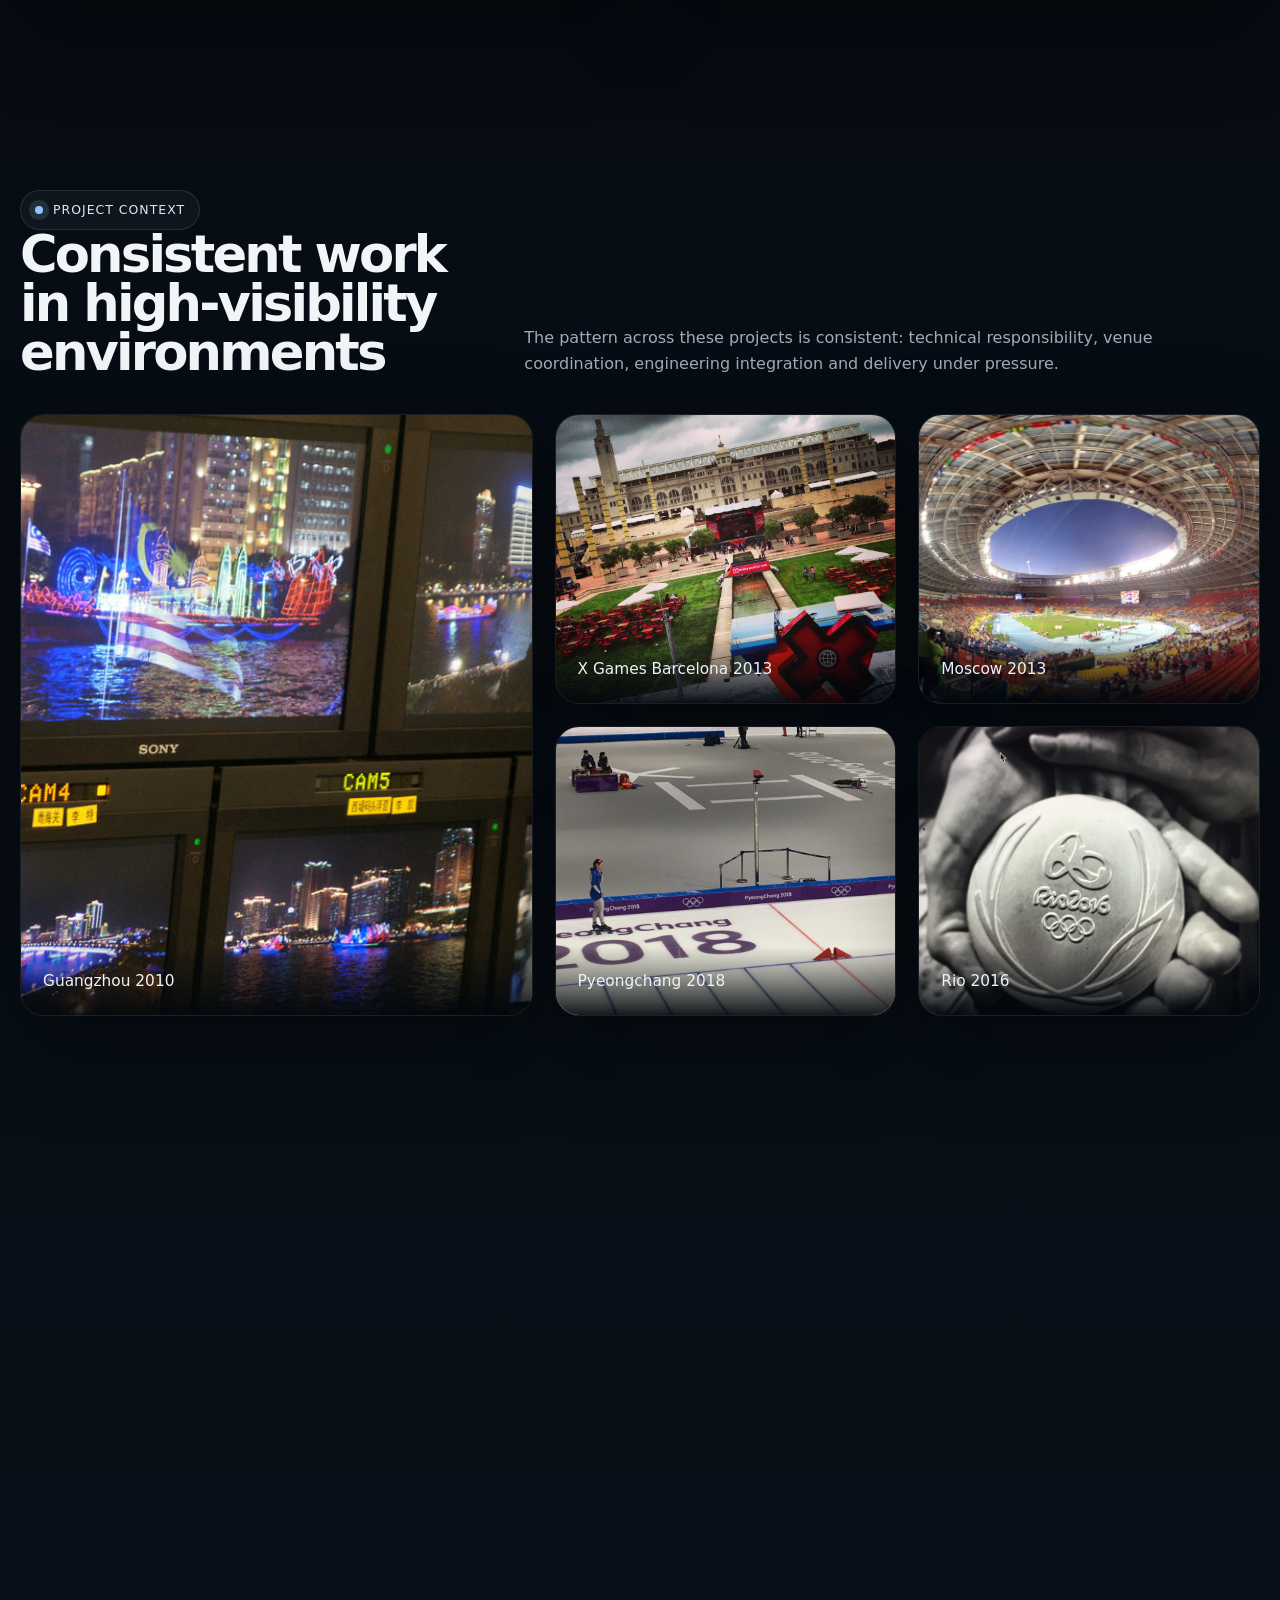
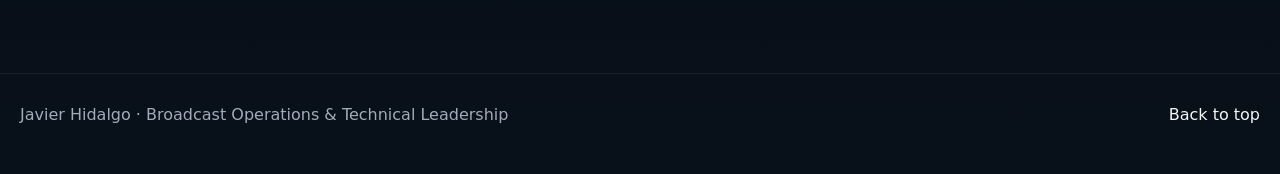
<file: selected-events.html>
<!doctype html>

<html lang="en">
<head>
<meta charset="utf-8"/>
<meta content="width=device-width, initial-scale=1.0" name="viewport"/>
<title>Selected Events | Javier Hidalgo</title>
<meta content="Selected international events across Olympics, FIFA, UEFA and major live broadcast operations." name="description"/>
<meta content="index,follow,max-image-preview:large,max-snippet:-1,max-video-preview:-1" name="robots"/>
<link href="https://javierhidalgo.tv/selected-events.html" rel="canonical"/>
<link href="https://javierhidalgo.tv/selected-events.html" hreflang="en" rel="alternate"/>
<link href="https://javierhidalgo.tv/selected-events-zh.html" hreflang="zh" rel="alternate"/>
<link href="https://javierhidalgo.tv/selected-events.html" hreflang="x-default" rel="alternate"/>
<meta content="website" property="og:type"/>
<meta content="Selected Events | Javier Hidalgo" property="og:title"/>
<meta content="Selected international events across Olympics, FIFA, UEFA and major live broadcast operations." property="og:description"/>
<meta content="https://javierhidalgo.tv/selected-events.html" property="og:url"/>
<meta content="https://javierhidalgo.tv/images/photo3.jpg" property="og:image"/>
<meta content="summary_large_image" name="twitter:card"/>
<link href="favicon.ico" rel="icon" sizes="any"/>
<link href="styles.css" rel="stylesheet"/>
</head>
<body>
<header class="site-header">
<div class="container nav">
<a aria-label="Javier Hidalgo home" class="brand" href="index.html">
<span class="brand-name">Javier Hidalgo</span>
<span class="brand-role">Broadcast Operations &amp; Technical Leadership</span>
</a>
<button aria-controls="site-menu" aria-expanded="false" class="menu-toggle" type="button">
<span></span>
<span></span>
<span></span>
<span class="sr-only">Open menu</span>
</button>
<nav aria-label="Primary navigation" class="site-nav" id="site-menu">
<a href="index.html">Home</a>
<a href="selected-events.html">Selected Events</a>
<a href="about.html">About</a>
<a href="contact.html">Contact</a>
<a class="button button-outline" href="mailto:projects@jhgopro.com" rel="nofollow">
          Email Javier
        </a>
<div aria-label="Language selector" class="lang-switcher">
<div class="lang-links">
<a class="lang-link active" href="selected-events.html" lang="en">EN</a>
<a class="lang-link" href="selected-events-zh.html" lang="zh">中文</a>
</div>
</div>
</nav>
</div>
</header>
<main id="main">
<section class="page-head" id="top">
<div class="container page-banner reveal">
<div class="eyebrow">Selected Events</div>
<h1>Major events. Complex delivery. Reliable execution.</h1>
<p class="lead">
            A focused selection of international projects across Olympic Games,
            FIFA, UEFA and multi-venue live broadcast environments.
          </p>
</div>
</section>
<section class="section-tight">
<div class="container events-grid">
<article class="event-card reveal">
<div class="event-top">
<span class="role">Broadcast Engineer Lead</span>
<span class="year">2025</span>
</div>
<h3>World Games Chengdu</h3>
<p><strong>Role:</strong> Broadcast engineering lead.</p>
<p>
<strong>Focus:</strong> System design, integration and 24/7
              transmission operations.
            </p>
</article>
<article class="event-card reveal">
<div class="event-top">
<span class="role">Venue IT Manager</span>
<span class="year">2024</span>
</div>
<h3>Olympic &amp; Paralympic Games Paris</h3>
<p><strong>Role:</strong> Venue IT management.</p>
<p>
<strong>Focus:</strong> Broadcast, network and operational
              technology support at Concorde.
            </p>
</article>
<article class="event-card reveal">
<div class="event-top">
<span class="role">TV Venue Operations Manager</span>
<span class="year">2022</span>
</div>
<h3>FIFA World Cup Qatar</h3>
<p><strong>Role:</strong> TV venue operations management.</p>
<p>
<strong>Focus:</strong> Broadcast readiness, venue workflow
              coordination and execution.
            </p>
</article>
<article class="event-card reveal">
<div class="event-top">
<span class="role">Venue Technical Manager</span>
<span class="year">2021</span>
</div>
<h3>Olympic Games Tokyo | OBS</h3>
<p><strong>Role:</strong> Venue technical manager.</p>
<p>
<strong>Focus:</strong> Engineering operations, integration and
              live continuity for tennis venue delivery.
            </p>
</article>
<article class="event-card reveal">
<div class="event-top">
<span class="role">Technical Manager</span>
<span class="year">2018</span>
</div>
<h3>FIFA World Cup Russia | NBC Telemundo</h3>
<p>
<strong>Role:</strong> Technical manager across multiple stadiums.
            </p>
<p>
<strong>Focus:</strong> Systems oversight, field coordination and
              multilingual production support.
            </p>
</article>
<article class="event-card reveal">
<div class="event-top">
<span class="role">Venue Technical Manager</span>
<span class="year">2016</span>
</div>
<h3>Olympic Games Rio | OBS</h3>
<p>
<strong>Role:</strong> Venue technical manager at Copacabana
              studio and IBC technical coordination.
            </p>
<p>
<strong>Focus:</strong> Venue operations, systems readiness and
              cross-team integration.
            </p>
</article>
<article class="event-card reveal">
<div class="event-top">
<span class="role">Engineering Coordination</span>
<span class="year">2015</span>
</div>
<h3>Pan Am Games Toronto</h3>
<p>
<strong>Role:</strong> Broadcast engineering and operations
              support.
            </p>
<p>
<strong>Focus:</strong> Multi-venue delivery, systems consistency
              and live production readiness.
            </p>
</article>
<article class="event-card reveal">
<div class="event-top">
<span class="role">Venue / Technical Roles</span>
<span class="year">2004–2013</span>
</div>
<h3>Athens, Beijing, Guangzhou, London, UEFA</h3>
<p>
<strong>Role:</strong> Technical and coordination positions across
              major international events.
            </p>
<p>
<strong>Focus:</strong> Building depth in venue systems, host
              broadcast workflows and live operations.
            </p>
</article>
</div>
</section>
<section class="section">
<div class="container section-head reveal">
<div>
<div class="kicker">Project Context</div>
<h2>Consistent work in high-visibility environments</h2>
</div>
<p>
            The pattern across these projects is consistent: technical
            responsibility, venue coordination, engineering integration and
            delivery under pressure.
          </p>
</div>
<div class="container gallery-grid">
<figure class="gallery-item large reveal">
<img alt="Guangzhou 2010 broadcast compound" src="images/photo3.jpg"/>
<figcaption>Guangzhou 2010</figcaption>
</figure>
<figure class="gallery-item reveal">
<img alt="X Games Barcelona 2013 event venue" src="images/photo7.jpg"/>
<figcaption>X Games Barcelona 2013</figcaption>
</figure>
<figure class="gallery-item reveal">
<img alt="Moscow 2013 venue environment" src="images/photo8.jpg"/>
<figcaption>Moscow 2013</figcaption>
</figure>
<figure class="gallery-item reveal">
<img alt="Pyeongchang 2018 speed skating venue" src="images/photo10.jpg"/>
<figcaption>Pyeongchang 2018</figcaption>
</figure>
<figure class="gallery-item reveal">
<img alt="Rio 2016 beach venue broadcast setup" src="images/photo1.jpg"/>
<figcaption>Rio 2016</figcaption>
</figure>
</div>
</section>
<section class="section">
<div class="container cta-block reveal">
<div class="kicker">Next step</div>
<h2>Looking for senior venue or broadcast technical leadership?</h2>
<p>
            Available for international live event delivery, venue operations,
            engineering coordination and host broadcast environments.
          </p>
<div class="cta-row">
<a class="button button-primary" href="contact.html">Contact Javier</a>
<a class="button button-outline" href="about.html">Read profile</a>
</div>
</div>
</section>
</main>
<footer class="site-footer">
<div class="container footer-row">
<p>Javier Hidalgo · Broadcast Operations &amp; Technical Leadership</p>
<a href="#top">Back to top</a>
</div>
</footer>
<script src="script.js"></script>
</body>
</html>
</file>
<file: css/styles.css>
:root {
      --bg: #0a0a0b;
      --panel: rgba(255,255,255,0.04);
      --panel-2: rgba(255,255,255,0.03);
      --border: rgba(255,255,255,0.10);
      --text: rgba(255,255,255,0.95);
      --muted: rgba(255,255,255,0.68);
      --muted-2: rgba(255,255,255,0.48);
      --max: 1240px;
      --radius: 30px;
      --shadow: 0 20px 60px rgba(0,0,0,0.35);
    }

    * { box-sizing: border-box; }
    html { scroll-behavior: smooth; }
    body {
      margin: 0;
      font-family: ui-sans-serif, system-ui, -apple-system, BlinkMacSystemFont, 'Segoe UI', sans-serif;
      color: var(--text);
      background: var(--bg);
      line-height: 1.5;
      -webkit-font-smoothing: antialiased;
      text-rendering: optimizeLegibility;
    }

    img { display: block; width: 100%; }

    .skip-link {
      position: absolute;
      left: 16px;
      top: 12px;
      transform: translateY(-160%);
      z-index: 100;
      padding: 10px 14px;
      border-radius: 999px;
      background: #fff;
      color: #08080a;
      font-size: 0.9rem;
      font-weight: 700;
      transition: transform 0.2s ease;
    }
    .skip-link:focus { transform: translateY(0); }
    :focus-visible { outline: 2px solid rgba(255,255,255,0.9); outline-offset: 4px; }
    .button {
      display: inline-flex;
      align-items: center;
      justify-content: center;
      min-height: 48px;
      padding: 0 18px;
      border-radius: 999px;
      border: 1px solid var(--border);
      font-size: 12px;
      font-weight: 700;
      letter-spacing: 0.18em;
      text-transform: uppercase;
      transition: transform 0.2s ease, border-color 0.2s ease, background 0.2s ease;
    }
    .button:hover { transform: translateY(-1px); }
    .button-primary { background: rgba(255,255,255,0.94); color: #09090b; border-color: rgba(255,255,255,0.94); }
    .button-outline { background: rgba(255,255,255,0.05); color: var(--text); }
    .hero-actions { display: flex; flex-wrap: wrap; gap: 12px; margin-top: 28px; }
    .contact-details a { color: var(--text); border-bottom: 1px solid rgba(255,255,255,0.35); }

    a { color: inherit; text-decoration: none; }
    .container { width: min(var(--max), calc(100% - 48px)); margin: 0 auto; }
    .section { padding: 88px 0; }
    .eyebrow {
      font-size: 12px;
      letter-spacing: 0.26em;
      text-transform: uppercase;
      color: var(--muted-2);
      margin: 0 0 18px;
    }
    .section-title {
      margin: 0;
      font-size: clamp(2rem, 5vw, 4rem);
      line-height: 0.95;
      letter-spacing: -0.04em;
      font-weight: 700;
    }
    .lede {
      color: var(--muted);
      font-size: 1.05rem;
      line-height: 1.9;
    }
    .topbar {
      position: sticky;
      top: 0;
      z-index: 50;
      backdrop-filter: blur(18px);
      background: rgba(10,10,11,0.8);
      border-bottom: 1px solid var(--border);
    }
    .topbar-inner {
      display: flex;
      align-items: center;
      justify-content: space-between;
      gap: 20px;
      min-height: 76px;
    }
    .brand-home { display: block; }
    .brand-title {
      margin: 0;
      font-size: 0.9rem;
      font-weight: 600;
      letter-spacing: 0.18em;
      text-transform: uppercase;
    }
    .brand-sub {
      margin: 4px 0 0;
      color: var(--muted-2);
      font-size: 11px;
      letter-spacing: 0.24em;
      text-transform: uppercase;
    }
    .nav {
      display: flex;
      gap: 28px;
      flex-wrap: wrap;
      color: rgba(255,255,255,0.58);
      font-size: 12px;
      text-transform: uppercase;
      letter-spacing: 0.2em;
    }
    .nav a:hover { color: #fff; }

    .hero {
      position: relative;
      overflow: hidden;
      border-bottom: 1px solid var(--border);
      min-height: calc(100vh - 76px);
    }
    .hero::before {
      content: "";
      position: absolute;
      inset: 0;
      background:
        linear-gradient(to bottom, rgba(0,0,0,0.62), rgba(10,10,11,0.84) 42%, #0a0a0b 100%),
        radial-gradient(circle at top left, rgba(255,255,255,0.08), transparent 26%),
        radial-gradient(circle at bottom right, rgba(255,255,255,0.04), transparent 22%),
        url('../images/hero.webp') center center / cover no-repeat;
      opacity: 1;
      transform: scale(1.02);
    }
    .hero-inner {
      position: relative;
      display: grid;
      grid-template-columns: 1.35fr 0.65fr;
      gap: 48px;
      padding: 64px 0 72px;
      min-height: calc(100vh - 76px);
      align-items: end;
    }
    .hero-left {
      display: flex;
      flex-direction: column;
      justify-content: space-between;
      gap: 56px;
      min-height: 70vh;
    }
    .hero-kicker {
      display: flex;
      gap: 12px;
      flex-wrap: wrap;
      align-items: center;
      font-size: 12px;
      text-transform: uppercase;
      letter-spacing: 0.28em;
      color: rgba(255,255,255,0.62);
    }
    .dot {
      width: 4px;
      height: 4px;
      border-radius: 999px;
      background: rgba(255,255,255,0.3);
    }
    .hero-name {
      margin: 0 0 12px;
      font-size: 12px;
      text-transform: uppercase;
      letter-spacing: 0.3em;
      color: rgba(255,255,255,0.52);
    }
    .hero-title {
      margin: 0;
      max-width: 920px;
      font-size: clamp(3rem, 8vw, 6.2rem);
      line-height: 0.92;
      letter-spacing: -0.055em;
      font-weight: 800;
    }
    .hero-text {
      margin: 22px 0 0;
      max-width: 720px;
      color: var(--muted);
      font-size: 1.08rem;
      line-height: 1.9;
    }
    .chip-row {
      display: flex;
      flex-wrap: wrap;
      gap: 12px;
      padding: 22px 24px;
      border: 1px solid var(--border);
      border-radius: var(--radius);
      background: var(--panel-2);
      box-shadow: var(--shadow);
    }
    .chip-row span {
      font-size: 11px;
      text-transform: uppercase;
      letter-spacing: 0.26em;
      color: rgba(255,255,255,0.52);
      white-space: nowrap;
    }
    .stats {
      display: grid;
      grid-template-columns: repeat(4, minmax(0, 1fr));
      gap: 16px;
    }
    .stat, .card, .panel {
      border: 1px solid var(--border);
      border-radius: var(--radius);
      background: var(--panel);
      box-shadow: var(--shadow);
    }
    .stat {
      padding: 22px;
      backdrop-filter: blur(10px);
    }
    .stat-value {
      font-size: 1.9rem;
      font-weight: 700;
      letter-spacing: -0.04em;
    }
    .stat-label {
      margin-top: 10px;
      color: var(--muted);
      font-size: 0.95rem;
      line-height: 1.6;
    }
    .hero-aside {
      padding: 28px;
      backdrop-filter: blur(14px);
    }
    .hero-aside h3 {
      margin: 8px 0 10px;
      font-size: 1.4rem;
    }
    .hero-aside p {
      margin: 0;
      color: var(--muted);
      font-size: 0.96rem;
      line-height: 1.8;
    }
    .divider { height: 1px; background: var(--border); margin: 22px 0; }

    .two-col {
      display: grid;
      grid-template-columns: 0.9fr 1.1fr;
      gap: 72px;
      align-items: start;
    }
    .grid-4 {
      display: grid;
      grid-template-columns: repeat(4, minmax(0, 1fr));
      gap: 18px;
    }
    .grid-3 { display: grid; grid-template-columns: repeat(3, minmax(0, 1fr)); gap: 18px; }
    .grid-2 { display: grid; grid-template-columns: repeat(2, minmax(0, 1fr)); gap: 18px; }
    .card { padding: 26px; }
    .card h3 { margin: 0; font-size: 1.32rem; letter-spacing: -0.02em; }
    .card p { margin: 14px 0 0; color: var(--muted); line-height: 1.8; }

    .section-soft { border-top: 1px solid var(--border); border-bottom: 1px solid var(--border); background: rgba(255,255,255,0.02); }

    .feature-grid { margin-top: 42px; display: grid; grid-template-columns: repeat(2, minmax(0, 1fr)); gap: 22px; }
    .feature-large { grid-column: span 2; }
    .feature {
      position: relative;
      overflow: hidden;
      min-height: 460px;
      border: 1px solid var(--border);
      border-radius: var(--radius);
      box-shadow: var(--shadow);
    }
    .feature-large { min-height: 520px; }
    .feature img {
      width: 100%;
      height: 100%;
      object-fit: cover;
      transition: transform 0.9s ease;
    }
    .feature:hover img { transform: scale(1.05); }
    .feature::after {
      content: "";
      position: absolute;
      inset: 0;
      background: linear-gradient(to top, rgba(0,0,0,0.97) 0%, rgba(0,0,0,0.82) 34%, rgba(0,0,0,0.48) 62%, rgba(0,0,0,0.16) 84%, transparent 100%);
    }
    .feature-copy {
      position: absolute;
      inset: auto 0 0 0;
      z-index: 1;
      padding: 92px 28px 28px;
      background: linear-gradient(to top, rgba(0,0,0,0.84), rgba(0,0,0,0.46) 56%, rgba(0,0,0,0.08) 78%, rgba(0,0,0,0));
    }
    .feature-copy .eyebrow {
      margin-bottom: 10px;
      color: rgba(255,255,255,0.88);
      text-shadow: 0 2px 10px rgba(0,0,0,0.55);
    }
    .feature-copy h3 {
      margin: 0;
      font-size: clamp(1.9rem, 3vw, 2.5rem);
      letter-spacing: -0.03em;
      text-shadow: 0 4px 18px rgba(0,0,0,0.62);
    }
    .feature-copy p {
      max-width: 760px;
      margin: 16px 0 0;
      color: rgba(255,255,255,0.88);
      line-height: 1.8;
      text-shadow: 0 2px 12px rgba(0,0,0,0.58);
    }
    .feature-copy .eyebrow,
    .feature-copy h3,
    .feature-copy p:last-child {
      display: inline-block;
      width: fit-content;
      max-width: min(100%, 42rem);
      padding: 0.18em 0.38em;
      border-radius: 10px;
      background: rgba(7, 12, 20, 0.42);
      backdrop-filter: blur(3px);
      -webkit-backdrop-filter: blur(3px);
      box-decoration-break: clone;
      -webkit-box-decoration-break: clone;
    }
    .feature-copy h3 {
      padding: 0.12em 0.30em;
    }
    .feature-copy p:last-child {
      margin-top: 14px;
      padding: 0.22em 0.42em;
    }

    .visual-strip {
      display: grid;
      grid-template-columns: repeat(3, minmax(0, 1fr));
      gap: 18px;
      margin-bottom: 18px;
    }
    .visual-card {
      position: relative;
      overflow: hidden;
      height: 290px;
      border: 1px solid var(--border);
      border-radius: var(--radius);
      box-shadow: var(--shadow);
    }
    .visual-card img { height: 100%; object-fit: cover; transition: transform 0.9s ease; }
    .visual-card:hover img { transform: scale(1.05); }
    .visual-card::after {
      content: "";
      position: absolute;
      inset: 0;
      background: linear-gradient(to top, rgba(0,0,0,0.95) 0%, rgba(0,0,0,0.74) 34%, rgba(0,0,0,0.38) 62%, rgba(0,0,0,0.10) 84%, transparent 100%);
    }
    .visual-card .copy {
      position: absolute;
      inset: auto 0 0 0;
      z-index: 1;
      padding: 84px 22px 22px;
      background: linear-gradient(to top, rgba(0,0,0,0.78), rgba(0,0,0,0.34) 58%, rgba(0,0,0,0));
    }
    .visual-card .copy .eyebrow {
      color: rgba(255,255,255,0.88);
      text-shadow: 0 2px 10px rgba(0,0,0,0.55);
    }
    .visual-card .copy p {
      margin: 8px 0 0;
      font-size: 1.08rem;
      color: rgba(255,255,255,0.92);
      text-shadow: 0 2px 12px rgba(0,0,0,0.58);
      max-width: 26ch;
    }

    .project-panel, .market-panel, .cap-panel { padding: 34px; }
    .project-list { display: grid; gap: 18px; }
    .project-item {
      border: 1px solid var(--border);
      border-radius: 26px;
      background: rgba(0,0,0,0.22);
      padding: 24px;
    }
    .meta {
      display: flex;
      flex-wrap: wrap;
      align-items: center;
      gap: 12px;
      font-size: 11px;
      text-transform: uppercase;
      letter-spacing: 0.24em;
      color: var(--muted-2);
    }
    .project-item h3 {
      margin: 18px 0 0;
      font-size: 1.52rem;
      letter-spacing: -0.025em;
    }
    .project-item p { margin: 14px 0 0; color: var(--muted); line-height: 1.8; }

    .timeline { display: grid; gap: 18px; }
    .timeline-item {
      display: grid;
      grid-template-columns: 180px 1fr;
      gap: 20px;
      padding: 26px;
      border: 1px solid var(--border);
      border-radius: var(--radius);
      background: rgba(255,255,255,0.025);
    }
    .timeline-period {
      font-size: 12px;
      color: var(--muted-2);
      text-transform: uppercase;
      letter-spacing: 0.18em;
    }
    .timeline-item h3 {
      margin: 0;
      font-size: 1.55rem;
      letter-spacing: -0.025em;
    }
    .timeline-company {
      margin: 8px 0 0;
      font-size: 12px;
      color: var(--muted-2);
      text-transform: uppercase;
      letter-spacing: 0.18em;
    }
    .timeline-item p { margin: 14px 0 0; color: var(--muted); line-height: 1.8; }

    .authority-grid { display: grid; grid-template-columns: repeat(3, minmax(0, 1fr)); gap: 18px; margin-top: 18px; }
    .opportunity-grid { display: grid; grid-template-columns: repeat(2, minmax(0, 1fr)); gap: 18px; margin-top: 18px; }

    .visual-direction {
      display: grid;
      grid-template-columns: 1.1fr 0.9fr;
      gap: 18px;
    }
    .visual-main, .visual-small {
      position: relative;
      overflow: hidden;
      border: 1px solid var(--border);
      border-radius: var(--radius);
      box-shadow: var(--shadow);
    }
    .visual-main { min-height: 560px; }
    .visual-main img, .visual-small img {
      height: 100%;
      object-fit: cover;
      transition: transform 0.9s ease;
    }
    .visual-main:hover img, .visual-small:hover img { transform: scale(1.05); }
    .visual-main::after, .visual-small::after {
      content: "";
      position: absolute;
      inset: 0;
      background: linear-gradient(to top, rgba(0,0,0,0.98) 0%, rgba(0,0,0,0.88) 26%, rgba(0,0,0,0.58) 48%, rgba(0,0,0,0.22) 72%, transparent 100%);
    }
    .visual-main .copy, .visual-small .copy {
      position: absolute;
      inset: auto 0 0 0;
      z-index: 1;
      padding: 34px 28px 28px;
      background: linear-gradient(to top, rgba(0,0,0,0.82), rgba(0,0,0,0.46) 54%, rgba(0,0,0,0.08) 78%, rgba(0,0,0,0));
    }
    .visual-small-grid { display: grid; gap: 18px; }
    .visual-small { min-height: 271px; }
    .visual-main h3, .visual-small h3 { margin: 10px 0 0; font-size: 2rem; letter-spacing: -0.03em; text-shadow: 0 4px 18px rgba(0,0,0,0.62); }
    .visual-small h3 { font-size: 1.75rem; }
    .visual-main p, .visual-small p { margin: 12px 0 0; color: rgba(255,255,255,0.88); line-height: 1.75; text-shadow: 0 2px 12px rgba(0,0,0,0.58); }
    .visual-main .eyebrow, .visual-small .eyebrow,
    .visual-main h3, .visual-small h3,
    .visual-main p:last-child, .visual-small p:last-child {
      display: inline-block;
      width: fit-content;
      max-width: min(100%, 42rem);
      padding: 0.18em 0.38em;
      border-radius: 10px;
      background: rgba(7, 12, 20, 0.46);
      backdrop-filter: blur(3px);
      -webkit-backdrop-filter: blur(3px);
      box-decoration-break: clone;
      -webkit-box-decoration-break: clone;
    }
    .visual-main h3, .visual-small h3 { padding: 0.12em 0.30em; }
    .visual-main p:last-child, .visual-small p:last-child { padding: 0.22em 0.42em; }

    .cap-panel .grid-2 { margin-top: 8px; }
    .tag {
      border: 1px solid var(--border);
      border-radius: 22px;
      background: rgba(0,0,0,0.24);
      padding: 16px 18px;
      color: rgba(255,255,255,0.78);
      font-size: 0.95rem;
    }

    .contact {
      border-top: 1px solid var(--border);
      padding: 76px 0 88px;
    }
    .contact-inner {
      display: flex;
      justify-content: space-between;
      align-items: end;
      gap: 30px;
    }
    .contact-details p {
      margin: 0 0 8px;
      color: var(--muted);
      line-height: 1.8;
    }

    @media (max-width: 1100px) {
      .hero-inner,
      .two-col,
      .visual-direction,
      .contact-inner {
        grid-template-columns: 1fr;
        display: grid;
      }
      .hero-left { min-height: auto; }
      .stats, .grid-4 { grid-template-columns: repeat(2, minmax(0, 1fr)); }
      .feature-grid,
      .grid-3,
      .authority-grid,
      .visual-strip,
      .opportunity-grid,
      .grid-2 { grid-template-columns: 1fr 1fr; }
      .timeline-item { grid-template-columns: 1fr; }
      .feature-large { grid-column: span 1; }
    }

    @media (max-width: 760px) {
      .container { width: min(var(--max), calc(100% - 28px)); }
      .topbar-inner {
        display: grid;
        grid-template-columns: 1fr;
        align-items: start;
        gap: 10px;
        padding: 12px 0;
        min-height: auto;
      }
      .brand-sub { display: none; }
      .nav {
        display: flex;
        flex-wrap: nowrap;
        gap: 14px;
        overflow-x: auto;
        -webkit-overflow-scrolling: touch;
        scrollbar-width: none;
        white-space: nowrap;
        padding: 2px 0 4px;
        font-size: 11px;
        letter-spacing: 0.16em;
      }
      .nav::-webkit-scrollbar { display: none; }
      .nav a {
        flex: 0 0 auto;
        padding: 0;
      }
      .section { padding: 68px 0; }
      .hero-inner { padding: 40px 0 52px; }
      .stats,
      .grid-4,
      .grid-3,
      .grid-2,
      .feature-grid,
      .visual-strip,
      .authority-grid,
      .opportunity-grid,
      .visual-direction,
      .visual-small-grid { grid-template-columns: 1fr; }
      .feature-large { min-height: 420px; }
      .feature { min-height: 360px; }
      .visual-main, .visual-small, .visual-card { min-height: 320px; height: auto; }
      .contact-inner { display: grid; }
      .chip-row { padding: 18px; }
      .hero-actions .button { width: 100%; }
    }
    .card-group-heading {
      margin: 28px 0 12px;
      max-width: 760px;
    }

    .card-group-heading p:not(.eyebrow) {
      margin: 8px 0 0;
      color: var(--muted);
      font-size: 1.02rem;
      line-height: 1.65;
    }
</file>
<file: styles.css>
:root {
  --bg: #05080c;
  --bg-soft: #0a0f15;
  --panel: rgba(255, 255, 255, 0.04);
  --line: rgba(255, 255, 255, 0.11);
  --line-2: rgba(255, 255, 255, 0.18);
  --text: #f1f5f8;
  --muted: #a1acb8;
  --soft: #dbe5ee;
  --accent: #8fc6ff;
  --accent-soft: rgba(143, 198, 255, 0.14);
  --shadow: 0 30px 90px rgba(0, 0, 0, 0.42);
  --max: 1380px;
  --nav-h: 84px;
  --radius-xl: 32px;
  --radius-lg: 24px;
}

* {
  box-sizing: border-box;
}

html {
  scroll-behavior: smooth;
}

body {
  margin: 0;
  font-family:
    Inter,
    ui-sans-serif,
    system-ui,
    -apple-system,
    BlinkMacSystemFont,
    "Segoe UI",
    sans-serif;
  color: var(--text);
  background:
    radial-gradient(
      circle at top left,
      rgba(143, 198, 255, 0.12),
      transparent 24%
    ),
    linear-gradient(180deg, #05080c 0%, #081019 100%);
  line-height: 1.6;
  -webkit-font-smoothing: antialiased;
}

a {
  color: inherit;
  text-decoration: none;
}

img {
  max-width: 100%;
  display: block;
}

.container {
  width: min(calc(100% - 40px), var(--max));
  margin: 0 auto;
}

.skip-link {
  position: absolute;
  left: -9999px;
}

.skip-link:focus {
  left: 16px;
  top: 16px;
  background: #fff;
  color: #000;
  padding: 10px 14px;
  border-radius: 10px;
  z-index: 999;
}

.site-header {
  position: fixed;
  top: 0;
  left: 0;
  right: 0;
  z-index: 200;
  backdrop-filter: blur(18px);
  background: rgba(5, 8, 12, 0.46);
  border-bottom: 1px solid rgba(255, 255, 255, 0.05);
}

.nav {
  min-height: var(--nav-h);
  display: flex;
  align-items: center;
  justify-content: space-between;
  gap: 24px;
}

.brand {
  display: flex;
  flex-direction: column;
  gap: 2px;
}

.brand-name {
  font-size: 1rem;
  font-weight: 700;
  letter-spacing: 0.06em;
}

.brand-role {
  font-size: 0.78rem;
  color: var(--muted);
}

.site-nav {
  display: flex;
  align-items: center;
  gap: 18px;
  color: var(--muted);
  font-size: 0.95rem;
}

.site-nav a:hover,
.site-footer a:hover {
  color: var(--text);
}

.menu-toggle {
  display: none;
  width: 48px;
  height: 48px;
  border-radius: 14px;
  background: transparent;
  border: 1px solid var(--line);
  align-items: center;
  justify-content: center;
  flex-direction: column;
  gap: 5px;
  cursor: pointer;
}

.menu-toggle span:not(.sr-only) {
  display: block;
  width: 18px;
  height: 2px;
  background: var(--text);
  border-radius: 999px;
}

.sr-only {
  position: absolute;
  left: -9999px;
}

.button {
  min-height: 52px;
  padding: 0 22px;
  border-radius: 999px;
  display: inline-flex;
  align-items: center;
  justify-content: center;
  font-weight: 700;
  transition: 0.2s ease;
}

.button-primary {
  background: var(--text);
  color: #071019;
}

.button-primary:hover {
  transform: translateY(-1px);
  opacity: 0.94;
}

.button-outline {
  border: 1px solid var(--line);
  color: var(--text);
}

.button-outline:hover {
  background: rgba(255, 255, 255, 0.04);
  border-color: var(--line-2);
}

.eyebrow,
.kicker {
  display: inline-flex;
  align-items: center;
  gap: 10px;
  padding: 9px 14px;
  border-radius: 999px;
  border: 1px solid var(--line);
  background: rgba(255, 255, 255, 0.04);
  color: #dbe9f7;
  font-size: 0.78rem;
  text-transform: uppercase;
  letter-spacing: 0.08em;
}

.eyebrow::before,
.kicker::before {
  content: "";
  width: 8px;
  height: 8px;
  border-radius: 999px;
  background: var(--accent);
  box-shadow: 0 0 0 6px var(--accent-soft);
}

.hero {
  position: relative;
  min-height: 100svh;
  display: flex;
  align-items: flex-end;
  padding: 150px 0 76px;
  overflow: hidden;
  background:
    linear-gradient(
      180deg,
      rgba(5, 8, 12, 0.16) 0%,
      rgba(5, 8, 12, 0.58) 50%,
      rgba(5, 8, 12, 0.92) 100%
    ),
    url("images/photo1.jpg") center center / cover no-repeat;
  background-color: #081019;
}

.hero::before {
  content: "";
  position: absolute;
  inset: 0;
  background: radial-gradient(
    circle at top left,
    rgba(143, 198, 255, 0.08),
    transparent 28%
  );
  pointer-events: none;
}

.hero::after {
  content: "";
  position: absolute;
  inset: auto 0 0 0;
  height: 180px;
  background: linear-gradient(180deg, transparent 0%, #081019 100%);
  pointer-events: none;
}

.hero-inner {
  position: relative;
  z-index: 1;
  display: grid;
  grid-template-columns: 1.12fr 0.88fr;
  gap: 36px;
  align-items: end;
}

.hero-copy h1,
.page-head h1,
.split-copy h2,
.section-head h2,
.cta-block h2 {
  margin: 0;
  line-height: 0.95;
  letter-spacing: -0.055em;
}

.hero-copy h1 {
  font-size: clamp(3.6rem, 7vw, 7.2rem);
  max-width: 9.3ch;
}

.lead {
  margin: 24px 0 0;
  max-width: 760px;
  font-size: 1.16rem;
  color: var(--soft);
}

.cta-row {
  display: flex;
  flex-wrap: wrap;
  gap: 14px;
  margin-top: 36px;
}

.hero-side {
  position: relative;
  z-index: 1;
  padding: 28px;
  border-radius: var(--radius-xl);
  background: rgba(7, 11, 16, 0.62);
  border: 1px solid rgba(255, 255, 255, 0.1);
  backdrop-filter: blur(12px);
  box-shadow: var(--shadow);
}

.hero-side .label {
  margin: 0 0 16px;
  color: var(--muted);
  font-size: 0.8rem;
  text-transform: uppercase;
  letter-spacing: 0.08em;
}

.metric-list {
  display: grid;
  gap: 14px;
}

.metric-item {
  padding-top: 14px;
  border-top: 1px solid rgba(255, 255, 255, 0.08);
}

.metric-item:first-child {
  padding-top: 0;
  border-top: 0;
}

.metric-item strong {
  display: block;
  font-size: 1.08rem;
  margin-bottom: 4px;
  letter-spacing: -0.03em;
}

.metric-item span {
  color: var(--muted);
  font-size: 0.95rem;
}

.section {
  padding: 116px 0;
}

.section-tight {
  padding: 40px 0 80px;
}

.section-head {
  display: grid;
  grid-template-columns: 0.78fr 1.22fr;
  gap: 34px;
  align-items: end;
  margin-bottom: 38px;
}

.section-head h2,
.split-copy h2,
.cta-block h2,
.page-head h1 {
  font-size: clamp(2.2rem, 4vw, 3.8rem);
}

.section-head p,
.split-copy p,
.cta-block p,
.feature-card p,
.event-card p,
.timeline-item p,
.site-footer p,
.stat-card p {
  margin: 0;
  color: var(--muted);
}

.stat-grid,
.feature-grid,
.events-grid,
.gallery-grid,
.timeline-grid,
.logo-grid {
  display: grid;
  gap: 22px;
}

.stat-grid {
  grid-template-columns: repeat(4, 1fr);
}

.stat-card,
.feature-card,
.event-card,
.timeline-item,
.cta-block,
.page-banner {
  background: rgba(255, 255, 255, 0.04);
  border: 1px solid rgba(255, 255, 255, 0.09);
  border-radius: var(--radius-lg);
  box-shadow: var(--shadow);
  padding: 28px;
}

.stat-card strong {
  display: block;
  font-size: 2.1rem;
  letter-spacing: -0.05em;
  margin-bottom: 6px;
}

.split-grid {
  display: grid;
  grid-template-columns: 1fr 1fr;
  gap: 28px;
  align-items: center;
}

.split-media {
  min-height: 680px;
  border-radius: var(--radius-xl);
  overflow: hidden;
  border: 1px solid rgba(255, 255, 255, 0.08);
  box-shadow: var(--shadow);
}

.split-media img {
  width: 100%;
  height: 100%;
  object-fit: cover;
}

.split-copy p:first-of-type {
  font-size: 1.05rem;
  color: #d7e1ea;
}

.split-copy p + p {
  margin-top: 12px;
}

.feature-grid {
  grid-template-columns: repeat(3, 1fr);
}

.feature-card h3,
.event-card h3,
.timeline-item h3 {
  margin: 0 0 10px;
  letter-spacing: -0.03em;
}

.feature-card h3 {
  font-size: 1.2rem;
}

.band {
  background: #0a0f15;
  border-top: 1px solid rgba(255, 255, 255, 0.07);
  border-bottom: 1px solid rgba(255, 255, 255, 0.07);
}

.marquee {
  overflow: hidden;
}

.marquee-track {
  display: flex;
  gap: 60px;
  white-space: nowrap;
  min-width: max-content;
  padding: 20px 0;
  animation: scroll 28s linear infinite;
}

.marquee-track span {
  color: #d2dbe4;
  font-size: 0.96rem;
  text-transform: uppercase;
  letter-spacing: 0.08em;
}

@keyframes scroll {
  from {
    transform: translateX(0);
  }
  to {
    transform: translateX(-50%);
  }
}

.events-grid {
  grid-template-columns: repeat(2, 1fr);
}

.event-top {
  display: flex;
  align-items: center;
  justify-content: space-between;
  gap: 14px;
  margin-bottom: 18px;
}

.role {
  display: inline-flex;
  align-items: center;
  min-height: 32px;
  padding: 0 12px;
  border-radius: 999px;
  background: var(--accent-soft);
  color: #dcebff;
  font-size: 0.8rem;
  text-transform: uppercase;
  letter-spacing: 0.06em;
}

.year {
  color: var(--muted);
  font-size: 0.92rem;
}

.event-card h3 {
  font-size: 1.46rem;
}

.event-card p + p {
  margin-top: 8px;
}

.gallery-grid {
  grid-template-columns: 1.2fr 0.8fr 0.8fr;
  grid-auto-rows: 290px;
}

.gallery-item {
  position: relative;
  overflow: hidden;
  border-radius: 24px;
  border: 1px solid rgba(255, 255, 255, 0.08);
  box-shadow: var(--shadow);
  margin: 0;
}

.gallery-item.large {
  grid-row: span 2;
}

.gallery-item img {
  width: 100%;
  height: 100%;
  object-fit: cover;
}

.gallery-item figcaption {
  position: absolute;
  left: 0;
  right: 0;
  bottom: 0;
  padding: 22px;
  background: linear-gradient(
    180deg,
    transparent 0%,
    rgba(2, 7, 12, 0.92) 100%
  );
  color: #eef3f7;
  font-size: 0.96rem;
}

.page-head {
  padding: 150px 0 48px;
}

.page-banner {
  background: linear-gradient(
    160deg,
    rgba(143, 198, 255, 0.12),
    rgba(255, 255, 255, 0.03)
  );
}

.timeline-grid {
  grid-template-columns: 1fr;
}

.timeline-meta {
  display: flex;
  justify-content: space-between;
  gap: 16px;
  color: var(--muted);
  font-size: 0.92rem;
  margin-bottom: 12px;
}

.logo-grid {
  grid-template-columns: repeat(4, 1fr);
}

.logo-box {
  min-height: 120px;
  display: grid;
  place-items: center;
  text-align: center;
  border: 1px solid rgba(255, 255, 255, 0.08);
  border-radius: 22px;
  background: rgba(255, 255, 255, 0.03);
  box-shadow: var(--shadow);
  padding: 22px;
  color: #d8e1ea;
  font-weight: 700;
  letter-spacing: 0.06em;
  text-transform: uppercase;
}

.cta-block {
  background: linear-gradient(
    160deg,
    rgba(143, 198, 255, 0.12),
    rgba(255, 255, 255, 0.03)
  );
}

.site-footer {
  padding: 28px 0 46px;
  border-top: 1px solid rgba(255, 255, 255, 0.06);
}

.footer-row {
  display: flex;
  align-items: center;
  justify-content: space-between;
  gap: 18px;
}

.reveal {
  opacity: 0;
  transform: translateY(26px);
  transition:
    opacity 0.7s ease,
    transform 0.7s ease;
}

.reveal.is-visible {
  opacity: 1;
  transform: translateY(0);
}

.lang-switcher {
  display: flex;
  align-items: center;
  gap: 10px;
}

.lang-links {
  display: flex;
  gap: 8px;
}

.lang-link {
  display: inline-flex;
  align-items: center;
  justify-content: center;
  min-width: 42px;
  height: 42px;
  padding: 0 14px;
  border-radius: 999px;
  border: 1px solid var(--line);
  background: rgba(255, 255, 255, 0.03);
  color: var(--muted);
  font-size: 0.86rem;
  font-weight: 700;
}

.lang-link.active,
.lang-link:hover {
  color: var(--text);
  border-color: var(--line-2);
  background: rgba(255, 255, 255, 0.06);
}

@media (max-width: 1100px) {
  .hero-inner,
  .section-head,
  .split-grid {
    grid-template-columns: 1fr;
  }

  .stat-grid,
  .feature-grid,
  .events-grid,
  .logo-grid {
    grid-template-columns: repeat(2, 1fr);
  }

  .gallery-grid {
    grid-template-columns: 1fr 1fr;
  }
}

@media (max-width: 820px) {
  .menu-toggle {
    display: inline-flex;
  }

  .site-nav {
    position: absolute;
    top: calc(100% + 10px);
    right: 20px;
    width: min(320px, calc(100% - 40px));
    padding: 16px;
    border: 1px solid var(--line);
    border-radius: 22px;
    background: rgba(5, 8, 12, 0.96);
    box-shadow: var(--shadow);
    display: none;
    flex-direction: column;
    align-items: stretch;
    gap: 10px;
  }

  .site-nav.is-open {
    display: flex;
  }

  .site-nav a {
    padding: 10px 12px;
    border-radius: 12px;
  }

  .site-nav a:hover {
    background: rgba(255, 255, 255, 0.04);
  }

  .hero,
  .page-head {
    padding-top: 126px;
  }

  .hero {
    min-height: 100svh;
    padding: 126px 0 56px;
    background-position: center center;
    background-size: cover;
  }

  .stat-grid,
  .feature-grid,
  .events-grid,
  .gallery-grid,
  .logo-grid {
    grid-template-columns: 1fr;
  }

  .gallery-item.large {
    grid-row: span 1;
  }

  .split-media {
    min-height: 420px;
  }

  .section {
    padding: 88px 0;
  }

  .footer-row {
    flex-direction: column;
    align-items: flex-start;
  }

  .lang-switcher {
    width: 100%;
    justify-content: flex-start;
    padding: 6px 12px 0;
  }
}
</file>
